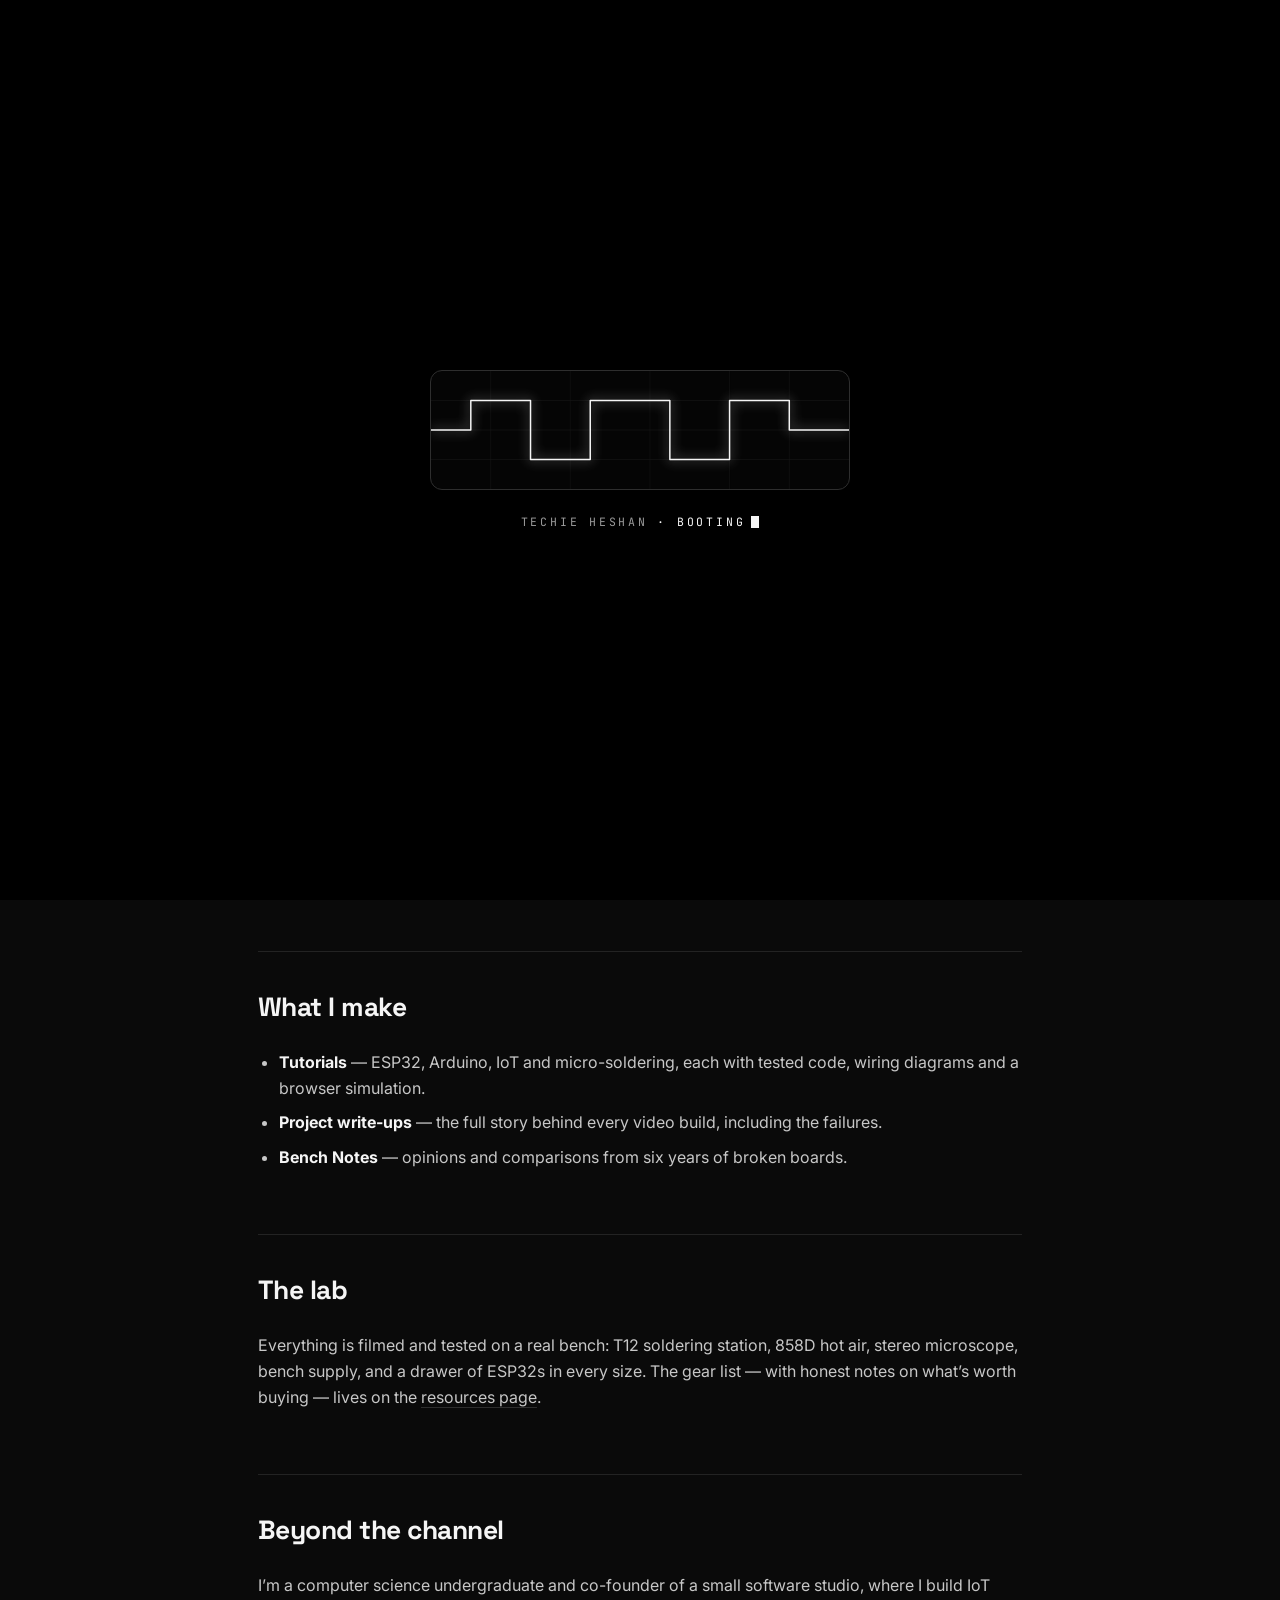
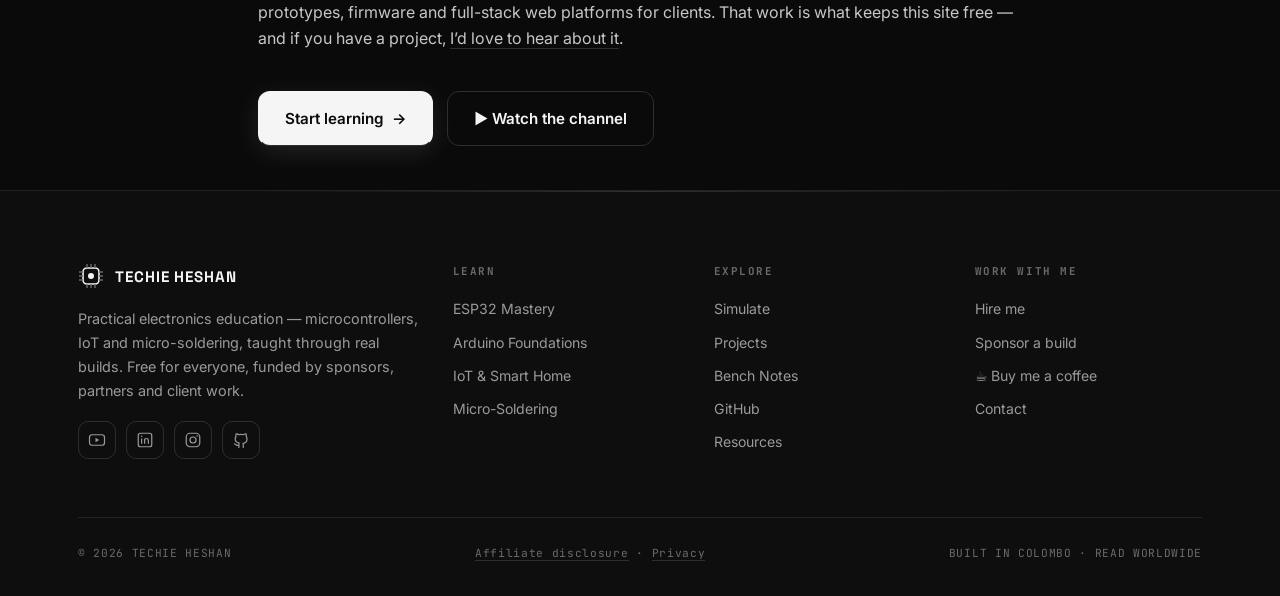
<file: about.html>
<!DOCTYPE html>
<html lang="en">
<head>
<meta charset="UTF-8">
<meta name="viewport" content="width=device-width, initial-scale=1.0">
<title>About — Techie Heshan</title>
<meta name="description" content="Maker, micro-solderer and CS student teaching electronics from Colombo.">
<meta property="og:title" content="About — Techie Heshan">
<meta property="og:description" content="Maker, micro-solderer and CS student teaching electronics from Colombo.">
<meta name="theme-color" content="#0A0A0A">
<link rel="icon" type="image/svg+xml" href="assets/favicon.svg">
<link rel="preconnect" href="https://fonts.googleapis.com">
<link href="https://fonts.googleapis.com/css2?family=Space+Grotesk:wght@500;700&family=Inter:wght@400;500;600&family=JetBrains+Mono:wght@400;600&display=swap" rel="stylesheet">
<link rel="stylesheet" href="assets/style.css">
</head>
<body>
<div class="boot" id="boot">
  <div class="boot-scope"><svg viewBox="0 0 420 120" preserveAspectRatio="none" aria-hidden="true">
  <g class="grid-h"><line x1="0" y1="30" x2="420" y2="30"/><line x1="0" y1="60" x2="420" y2="60"/><line x1="0" y1="90" x2="420" y2="90"/></g>
  <g class="grid-v"><line x1="60" y1="0" x2="60" y2="120"/><line x1="140" y1="0" x2="140" y2="120"/><line x1="220" y1="0" x2="220" y2="120"/><line x1="300" y1="0" x2="300" y2="120"/><line x1="360" y1="0" x2="360" y2="120"/></g>
  <path class="trace" d="M0 60 L40 60 L40 30 L100 30 L100 90 L160 90 L160 30 L240 30 L240 90 L300 90 L300 30 L360 30 L360 60 L420 60"/>
</svg></div>
  <div class="boot-text">TECHIE HESHAN <b>&middot; BOOTING</b><span class="cur-b"></span></div>
</div>
<nav>
  <div class="nav-in">
    <a class="logo" href="index.html" aria-label="Techie Heshan home"><svg width="26" height="26" viewBox="0 0 26 26" fill="none" aria-hidden="true"><rect x="5" y="5" width="16" height="16" rx="4" stroke="#F5F5F5" stroke-width="1.6"/><circle cx="13" cy="13" r="3" fill="#F5F5F5"/><path d="M9 1v4M13 1v4M17 1v4M9 21v4M13 21v4M17 21v4M1 9h4M1 13h4M1 17h4M21 9h4M21 13h4M21 17h4" stroke="#6B6B6B" stroke-width="1.4"/></svg>TECHIE&nbsp;HESHAN</a>
    <div class="nav-links" id="navLinks">
      <a href="learn.html">Learn</a>
      <a href="simulate.html">Simulate</a>
      <a href="projects.html">Projects</a>
      <a href="blog.html">Blog</a>
      <a href="resources.html">Resources</a>
      <a href="about.html" class="active">About</a>
    </div>
    <div class="nav-cta">
      <a class="yt-link" href="https://www.youtube.com/@techieheshan" target="_blank" rel="noopener"><span class="rec"></span>YouTube</a>
      <a class="hire-btn magnetic" href="hire.html">Hire me</a>
      <button class="burger" id="burger" aria-label="Menu" aria-expanded="false">&#9776;</button>
    </div>
  </div>
</nav>
<header class="page-hero">
  <div class="wrap">
    <div class="crumb"><a href="index.html">Home</a><i>/</i><span>About</span></div>
    <h1>Hi, I&rsquo;m <span class="glow">Heshan.</span></h1>
    <p class="sub">Maker, micro-solderer and computer science student &mdash; teaching electronics from a home lab in Colombo, Sri Lanka to anyone, anywhere, for free.</p>
  </div>
</header>

<div class="wrap-narrow" style="padding-top:64px">
  <article class="prose">
    <p>I&rsquo;ve been pulling electronics apart and (eventually) putting them back together for over six years. What started as a kid with a screwdriver became a full home lab &mdash; soldering stations, hot air, a stereo microscope &mdash; and a YouTube channel, <strong>Techie Heshan</strong>, where I build ESP32 and Arduino projects, repair boards under the microscope, and explain how it all actually works.</p>

    <h2>Why everything here is free</h2>
    <p>I learned this craft from people who shared what they knew for nothing. Paywalling that same knowledge back at the next kid with a screwdriver feels wrong &mdash; so the rule on this site is simple: <strong>learning is never behind a paywall.</strong> The site funds itself the honest way instead: affiliate links on parts you&rsquo;d buy anyway, sponsors who make things I&rsquo;d use, optional coffees, and <a href="hire.html">client work</a>. If you never spend a rupee here, we&rsquo;re still good.</p>

    <h2>What I make</h2>
    <ul>
      <li><strong>Tutorials</strong> &mdash; ESP32, Arduino, IoT and micro-soldering, each with tested code, wiring diagrams and a browser simulation.</li>
      <li><strong>Project write-ups</strong> &mdash; the full story behind every video build, including the failures.</li>
      <li><strong>Bench Notes</strong> &mdash; opinions and comparisons from six years of broken boards.</li>
    </ul>

    <h2>The lab</h2>
    <p>Everything is filmed and tested on a real bench: T12 soldering station, 858D hot air, stereo microscope, bench supply, and a drawer of ESP32s in every size. The gear list &mdash; with honest notes on what&rsquo;s worth buying &mdash; lives on the <a href="resources.html">resources page</a>.</p>

    <h2>Beyond the channel</h2>
    <p>I&rsquo;m a computer science undergraduate and co-founder of a small software studio, where I build IoT prototypes, firmware and full-stack web platforms for clients. That work is what keeps this site free &mdash; and if you have a project, <a href="hire.html">I&rsquo;d love to hear about it</a>.</p>

    <div class="cta-row" style="margin-top:40px">
      <a class="btn btn-solid magnetic" href="learn.html">Start learning <span class="arrow">&rarr;</span></a>
      <a class="btn btn-ghost magnetic" href="https://www.youtube.com/@techieheshan" target="_blank" rel="noopener">&#9654; Watch the channel</a>
    </div>
  </article>
</div>
<footer>
  <div class="wrap">
    <div class="f-grid">
      <div>
        <div class="logo" style="margin-bottom:18px"><svg width="26" height="26" viewBox="0 0 26 26" fill="none" aria-hidden="true"><rect x="5" y="5" width="16" height="16" rx="4" stroke="#F5F5F5" stroke-width="1.6"/><circle cx="13" cy="13" r="3" fill="#F5F5F5"/><path d="M9 1v4M13 1v4M17 1v4M9 21v4M13 21v4M17 21v4M1 9h4M1 13h4M1 17h4M21 9h4M21 13h4M21 17h4" stroke="#6B6B6B" stroke-width="1.4"/></svg>TECHIE&nbsp;HESHAN</div>
        <p class="f-about">Practical electronics education &mdash; microcontrollers, IoT and micro-soldering, taught through real builds. Free for everyone, funded by sponsors, partners and client work.</p>
        <div class="f-social">
          <!-- EDIT: replace # with your real social URLs -->
          <a href="https://www.youtube.com/@techieheshan" target="_blank" rel="noopener" aria-label="YouTube"><svg width="18" height="18" viewBox="0 0 24 24" fill="none" stroke="currentColor" stroke-width="1.6" aria-hidden="true"><rect x="2" y="5" width="20" height="14" rx="3.5"/><path d="M10 9l5 3-5 3z" fill="currentColor" stroke="none"/></svg></a>
          <a href="#" target="_blank" rel="noopener" aria-label="LinkedIn"><svg width="18" height="18" viewBox="0 0 24 24" fill="none" stroke="currentColor" stroke-width="1.6" stroke-linejoin="round" aria-hidden="true"><rect x="3" y="3" width="18" height="18" rx="3"/><line x1="7.5" y1="10" x2="7.5" y2="17"/><circle cx="7.5" cy="7" r="1" fill="currentColor" stroke="none"/><path d="M11.5 17v-4.5a2.5 2.5 0 0 1 5 0V17M11.5 10.5v6.5"/></svg></a>
          <a href="#" target="_blank" rel="noopener" aria-label="Instagram"><svg width="18" height="18" viewBox="0 0 24 24" fill="none" stroke="currentColor" stroke-width="1.6" stroke-linecap="round" stroke-linejoin="round" aria-hidden="true"><rect x="3" y="3" width="18" height="18" rx="5"/><circle cx="12" cy="12" r="4"/><circle cx="17.5" cy="6.5" r="1" fill="currentColor" stroke="none"/></svg></a>
          <a href="https://github.com/techieheshan" target="_blank" rel="noopener" aria-label="GitHub"><svg width="18" height="18" viewBox="0 0 24 24" fill="none" stroke="currentColor" stroke-width="1.6" stroke-linecap="round" stroke-linejoin="round" aria-hidden="true"><path d="M9 19c-4 1.5-4-2-6-2m12 5v-3.5c0-1 .1-1.4-.5-2 2.8-.3 5.5-1.4 5.5-6 0-1.2-.4-2.3-1.2-3.2.4-1.2.3-2.5-.2-3.6 0 0-1-.3-3.4 1.3a11.6 11.6 0 0 0-6.2 0C6.6 3.4 5.6 3.7 5.6 3.7c-.5 1.1-.6 2.4-.2 3.6A4.7 4.7 0 0 0 4.2 10c0 4.6 2.7 5.7 5.5 6-.6.6-.6 1.3-.5 2V22"/></svg></a>
        </div>
      </div>
      <div>
        <h4>Learn</h4>
        <a href="learn.html#esp32">ESP32 Mastery</a>
        <a href="learn.html#arduino">Arduino Foundations</a>
        <a href="learn.html#iot">IoT &amp; Smart Home</a>
        <a href="learn.html#solder">Micro-Soldering</a>
      </div>
      <div>
        <h4>Explore</h4>
        <a href="simulate.html">Simulate</a>
      <a href="projects.html">Projects</a>
        <a href="blog.html">Bench Notes</a>
        <a href="https://github.com/techieheshan" target="_blank" rel="noopener">GitHub</a>
        <a href="resources.html">Resources</a>
      </div>
      <div>
        <h4>Work with me</h4>
        <a href="hire.html">Hire me</a>
        <a href="sponsor.html">Sponsor a build</a>
        <a href="hire.html#contact">&#9749; Buy me a coffee</a>
        <a href="hire.html#contact">Contact</a>
      </div>
    </div>
    <div class="f-bottom">
      <span>&copy; <span id="yr">2026</span> TECHIE HESHAN</span>
      <span><a href="legal.html#disclosure">Affiliate disclosure</a> &middot; <a href="legal.html#privacy">Privacy</a></span>
      <span>BUILT IN COLOMBO &middot; READ WORLDWIDE</span>
    </div>
  </div>
</footer>
<script src="assets/main.js"></script>
</body>
</html>
</file>
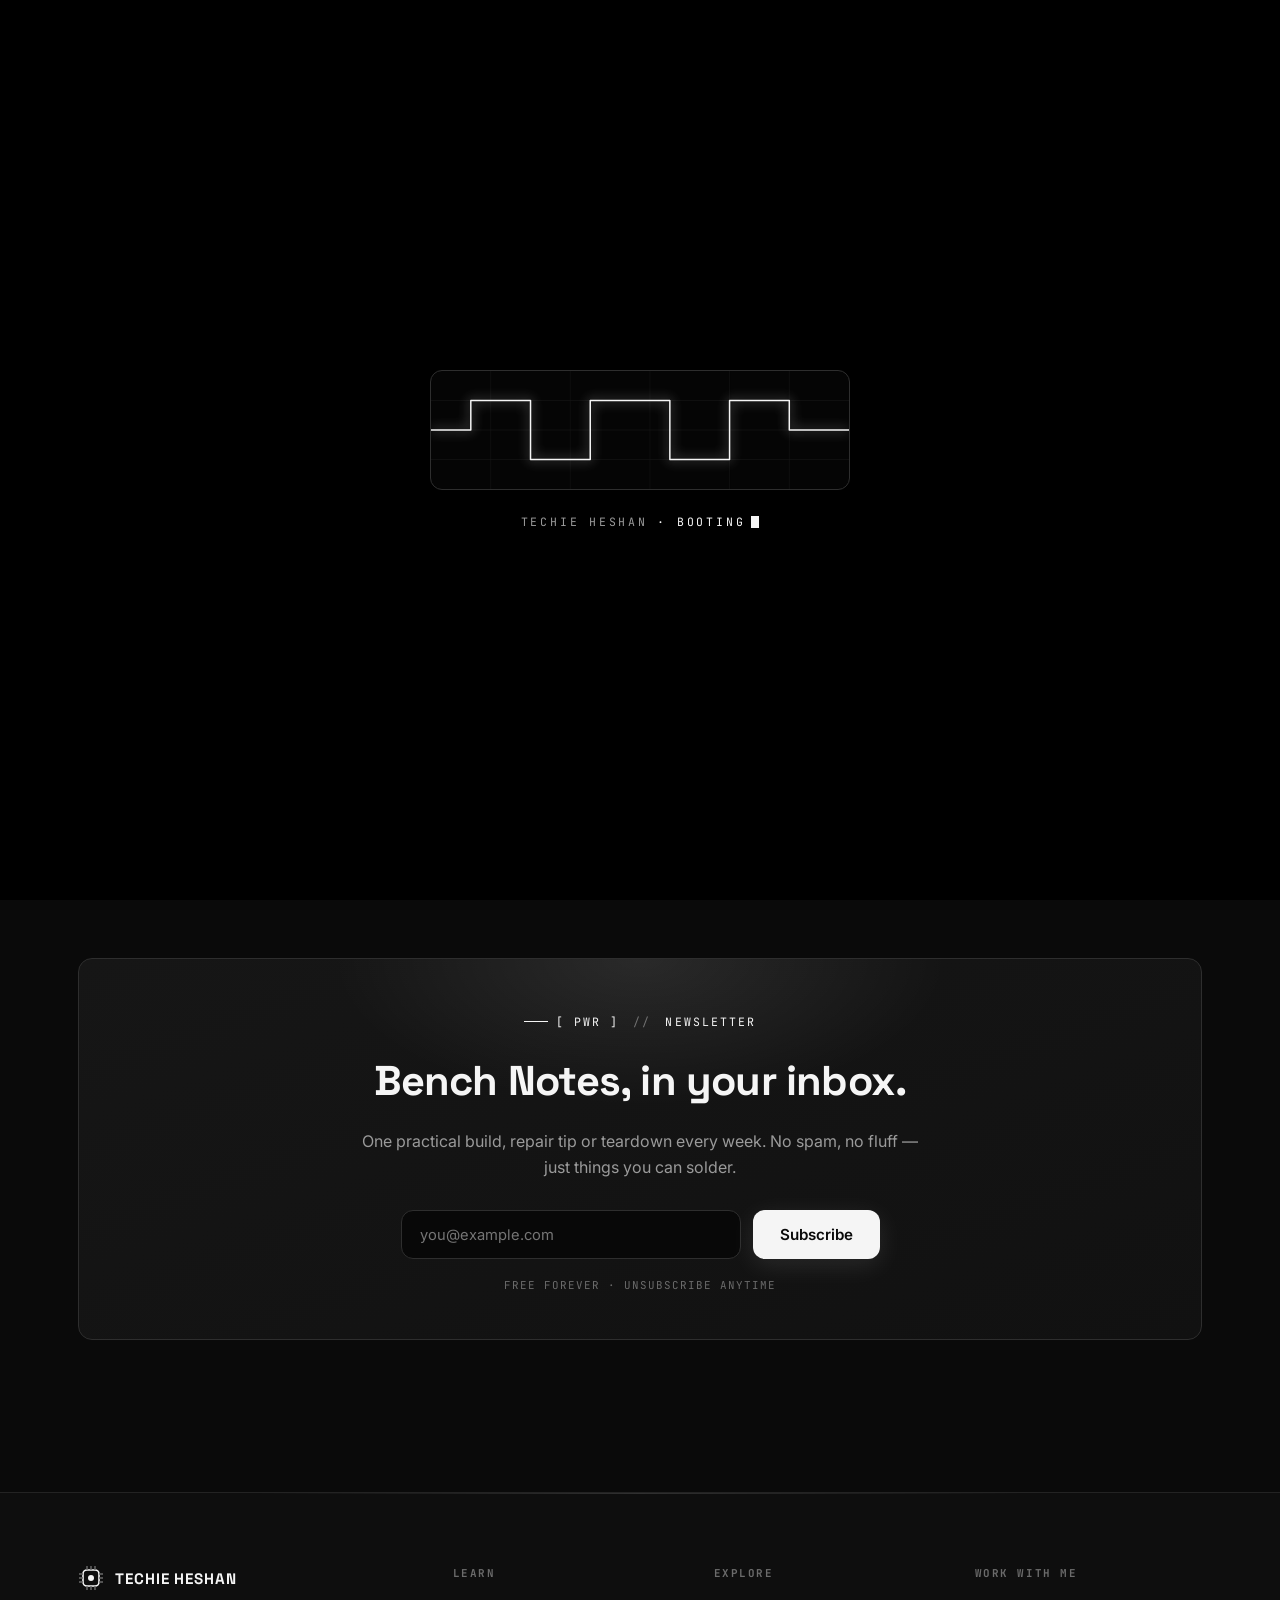
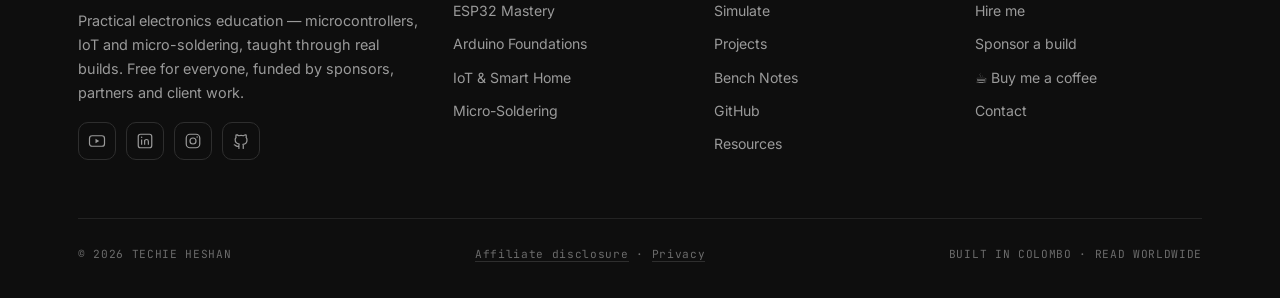
<file: blog.html>
<!DOCTYPE html>
<html lang="en">
<head>
<meta charset="UTF-8">
<meta name="viewport" content="width=device-width, initial-scale=1.0">
<title>Bench Notes — Techie Heshan</title>
<meta name="description" content="Opinions, comparisons and lab stories from six years at the electronics bench.">
<meta property="og:title" content="Bench Notes — Techie Heshan">
<meta property="og:description" content="Opinions, comparisons and lab stories from six years at the electronics bench.">
<meta name="theme-color" content="#0A0A0A">
<link rel="icon" type="image/svg+xml" href="assets/favicon.svg">
<link rel="preconnect" href="https://fonts.googleapis.com">
<link href="https://fonts.googleapis.com/css2?family=Space+Grotesk:wght@500;700&family=Inter:wght@400;500;600&family=JetBrains+Mono:wght@400;600&display=swap" rel="stylesheet">
<link rel="stylesheet" href="assets/style.css">
</head>
<body>
<div class="boot" id="boot">
  <div class="boot-scope"><svg viewBox="0 0 420 120" preserveAspectRatio="none" aria-hidden="true">
  <g class="grid-h"><line x1="0" y1="30" x2="420" y2="30"/><line x1="0" y1="60" x2="420" y2="60"/><line x1="0" y1="90" x2="420" y2="90"/></g>
  <g class="grid-v"><line x1="60" y1="0" x2="60" y2="120"/><line x1="140" y1="0" x2="140" y2="120"/><line x1="220" y1="0" x2="220" y2="120"/><line x1="300" y1="0" x2="300" y2="120"/><line x1="360" y1="0" x2="360" y2="120"/></g>
  <path class="trace" d="M0 60 L40 60 L40 30 L100 30 L100 90 L160 90 L160 30 L240 30 L240 90 L300 90 L300 30 L360 30 L360 60 L420 60"/>
</svg></div>
  <div class="boot-text">TECHIE HESHAN <b>&middot; BOOTING</b><span class="cur-b"></span></div>
</div>
<nav>
  <div class="nav-in">
    <a class="logo" href="index.html" aria-label="Techie Heshan home"><svg width="26" height="26" viewBox="0 0 26 26" fill="none" aria-hidden="true"><rect x="5" y="5" width="16" height="16" rx="4" stroke="#F5F5F5" stroke-width="1.6"/><circle cx="13" cy="13" r="3" fill="#F5F5F5"/><path d="M9 1v4M13 1v4M17 1v4M9 21v4M13 21v4M17 21v4M1 9h4M1 13h4M1 17h4M21 9h4M21 13h4M21 17h4" stroke="#6B6B6B" stroke-width="1.4"/></svg>TECHIE&nbsp;HESHAN</a>
    <div class="nav-links" id="navLinks">
      <a href="learn.html">Learn</a>
      <a href="simulate.html">Simulate</a>
      <a href="projects.html">Projects</a>
      <a href="blog.html" class="active">Blog</a>
      <a href="resources.html">Resources</a>
      <a href="about.html">About</a>
    </div>
    <div class="nav-cta">
      <a class="yt-link" href="https://www.youtube.com/@techieheshan" target="_blank" rel="noopener"><span class="rec"></span>YouTube</a>
      <a class="hire-btn magnetic" href="hire.html">Hire me</a>
      <button class="burger" id="burger" aria-label="Menu" aria-expanded="false">&#9776;</button>
    </div>
  </div>
</nav>
<header class="page-hero">
  <div class="wrap">
    <div class="crumb"><a href="index.html">Home</a><i>/</i><span>Bench Notes</span></div>
    <h1>Bench <span class="glow">Notes.</span></h1>
    <p class="sub">Opinions, comparisons and lab stories &mdash; the things that don&rsquo;t fit in a tutorial but you should probably know anyway.</p>
  </div>
</header>

<section>
  <div class="wrap">
    <a class="brow reveal" href="blog/esp32-c3-vs-s3.html">
      <time>JUN 28, 2026</time>
      <h3>ESP32-C3 vs ESP32-S3: which one should your next build use?</h3>
      <span class="tag">Guide</span>
    </a>
    <a class="brow reveal" href="blog/handsolder-vs-hotair.html">
      <time>JUN 14, 2026</time>
      <h3>Why I still hand-solder my prototypes (and when I don&rsquo;t)</h3>
      <span class="tag">Opinion</span>
    </a>
    <a class="brow reveal" href="blog/home-lab-tools.html">
      <time>MAY 30, 2026</time>
      <h3>Inside my home lab: the tools worth buying &mdash; and the ones to skip</h3>
      <span class="tag">Lab</span>
    </a>
    <div class="brow reveal soon">
      <time>COMING SOON</time>
      <h3>What six years of broken boards taught me about buying cheap</h3>
      <span class="tag">Opinion</span>
    </div>
  </div>
</section>

<section id="subscribe" style="padding-top:0">
  <div class="wrap">
    <div class="news news-sm reveal">
      <div class="kick" style="justify-content:center;display:inline-flex">[ PWR ] <i style="margin:0 6px">//</i> NEWSLETTER</div>
      <h2>Bench Notes, in your inbox.</h2>
      <p>One practical build, repair tip or teardown every week. No spam, no fluff &mdash; just things you can solder.</p>
      <div class="news-row">
        <input type="email" id="nlEmail" placeholder="you@example.com" aria-label="Email address">
        <button class="btn btn-solid magnetic" id="nlBtn">Subscribe</button>
      </div>
      <div class="news-note" id="nlNote">Free forever &middot; Unsubscribe anytime</div>
    </div>
  </div>
</section>

<footer>
  <div class="wrap">
    <div class="f-grid">
      <div>
        <div class="logo" style="margin-bottom:18px"><svg width="26" height="26" viewBox="0 0 26 26" fill="none" aria-hidden="true"><rect x="5" y="5" width="16" height="16" rx="4" stroke="#F5F5F5" stroke-width="1.6"/><circle cx="13" cy="13" r="3" fill="#F5F5F5"/><path d="M9 1v4M13 1v4M17 1v4M9 21v4M13 21v4M17 21v4M1 9h4M1 13h4M1 17h4M21 9h4M21 13h4M21 17h4" stroke="#6B6B6B" stroke-width="1.4"/></svg>TECHIE&nbsp;HESHAN</div>
        <p class="f-about">Practical electronics education &mdash; microcontrollers, IoT and micro-soldering, taught through real builds. Free for everyone, funded by sponsors, partners and client work.</p>
        <div class="f-social">
          <!-- EDIT: replace # with your real social URLs -->
          <a href="https://www.youtube.com/@techieheshan" target="_blank" rel="noopener" aria-label="YouTube"><svg width="18" height="18" viewBox="0 0 24 24" fill="none" stroke="currentColor" stroke-width="1.6" aria-hidden="true"><rect x="2" y="5" width="20" height="14" rx="3.5"/><path d="M10 9l5 3-5 3z" fill="currentColor" stroke="none"/></svg></a>
          <a href="#" target="_blank" rel="noopener" aria-label="LinkedIn"><svg width="18" height="18" viewBox="0 0 24 24" fill="none" stroke="currentColor" stroke-width="1.6" stroke-linejoin="round" aria-hidden="true"><rect x="3" y="3" width="18" height="18" rx="3"/><line x1="7.5" y1="10" x2="7.5" y2="17"/><circle cx="7.5" cy="7" r="1" fill="currentColor" stroke="none"/><path d="M11.5 17v-4.5a2.5 2.5 0 0 1 5 0V17M11.5 10.5v6.5"/></svg></a>
          <a href="#" target="_blank" rel="noopener" aria-label="Instagram"><svg width="18" height="18" viewBox="0 0 24 24" fill="none" stroke="currentColor" stroke-width="1.6" stroke-linecap="round" stroke-linejoin="round" aria-hidden="true"><rect x="3" y="3" width="18" height="18" rx="5"/><circle cx="12" cy="12" r="4"/><circle cx="17.5" cy="6.5" r="1" fill="currentColor" stroke="none"/></svg></a>
          <a href="https://github.com/techieheshan" target="_blank" rel="noopener" aria-label="GitHub"><svg width="18" height="18" viewBox="0 0 24 24" fill="none" stroke="currentColor" stroke-width="1.6" stroke-linecap="round" stroke-linejoin="round" aria-hidden="true"><path d="M9 19c-4 1.5-4-2-6-2m12 5v-3.5c0-1 .1-1.4-.5-2 2.8-.3 5.5-1.4 5.5-6 0-1.2-.4-2.3-1.2-3.2.4-1.2.3-2.5-.2-3.6 0 0-1-.3-3.4 1.3a11.6 11.6 0 0 0-6.2 0C6.6 3.4 5.6 3.7 5.6 3.7c-.5 1.1-.6 2.4-.2 3.6A4.7 4.7 0 0 0 4.2 10c0 4.6 2.7 5.7 5.5 6-.6.6-.6 1.3-.5 2V22"/></svg></a>
        </div>
      </div>
      <div>
        <h4>Learn</h4>
        <a href="learn.html#esp32">ESP32 Mastery</a>
        <a href="learn.html#arduino">Arduino Foundations</a>
        <a href="learn.html#iot">IoT &amp; Smart Home</a>
        <a href="learn.html#solder">Micro-Soldering</a>
      </div>
      <div>
        <h4>Explore</h4>
        <a href="simulate.html">Simulate</a>
      <a href="projects.html">Projects</a>
        <a href="blog.html">Bench Notes</a>
        <a href="https://github.com/techieheshan" target="_blank" rel="noopener">GitHub</a>
        <a href="resources.html">Resources</a>
      </div>
      <div>
        <h4>Work with me</h4>
        <a href="hire.html">Hire me</a>
        <a href="sponsor.html">Sponsor a build</a>
        <a href="hire.html#contact">&#9749; Buy me a coffee</a>
        <a href="hire.html#contact">Contact</a>
      </div>
    </div>
    <div class="f-bottom">
      <span>&copy; <span id="yr">2026</span> TECHIE HESHAN</span>
      <span><a href="legal.html#disclosure">Affiliate disclosure</a> &middot; <a href="legal.html#privacy">Privacy</a></span>
      <span>BUILT IN COLOMBO &middot; READ WORLDWIDE</span>
    </div>
  </div>
</footer>
<script src="assets/main.js"></script>
</body>
</html>
</file>
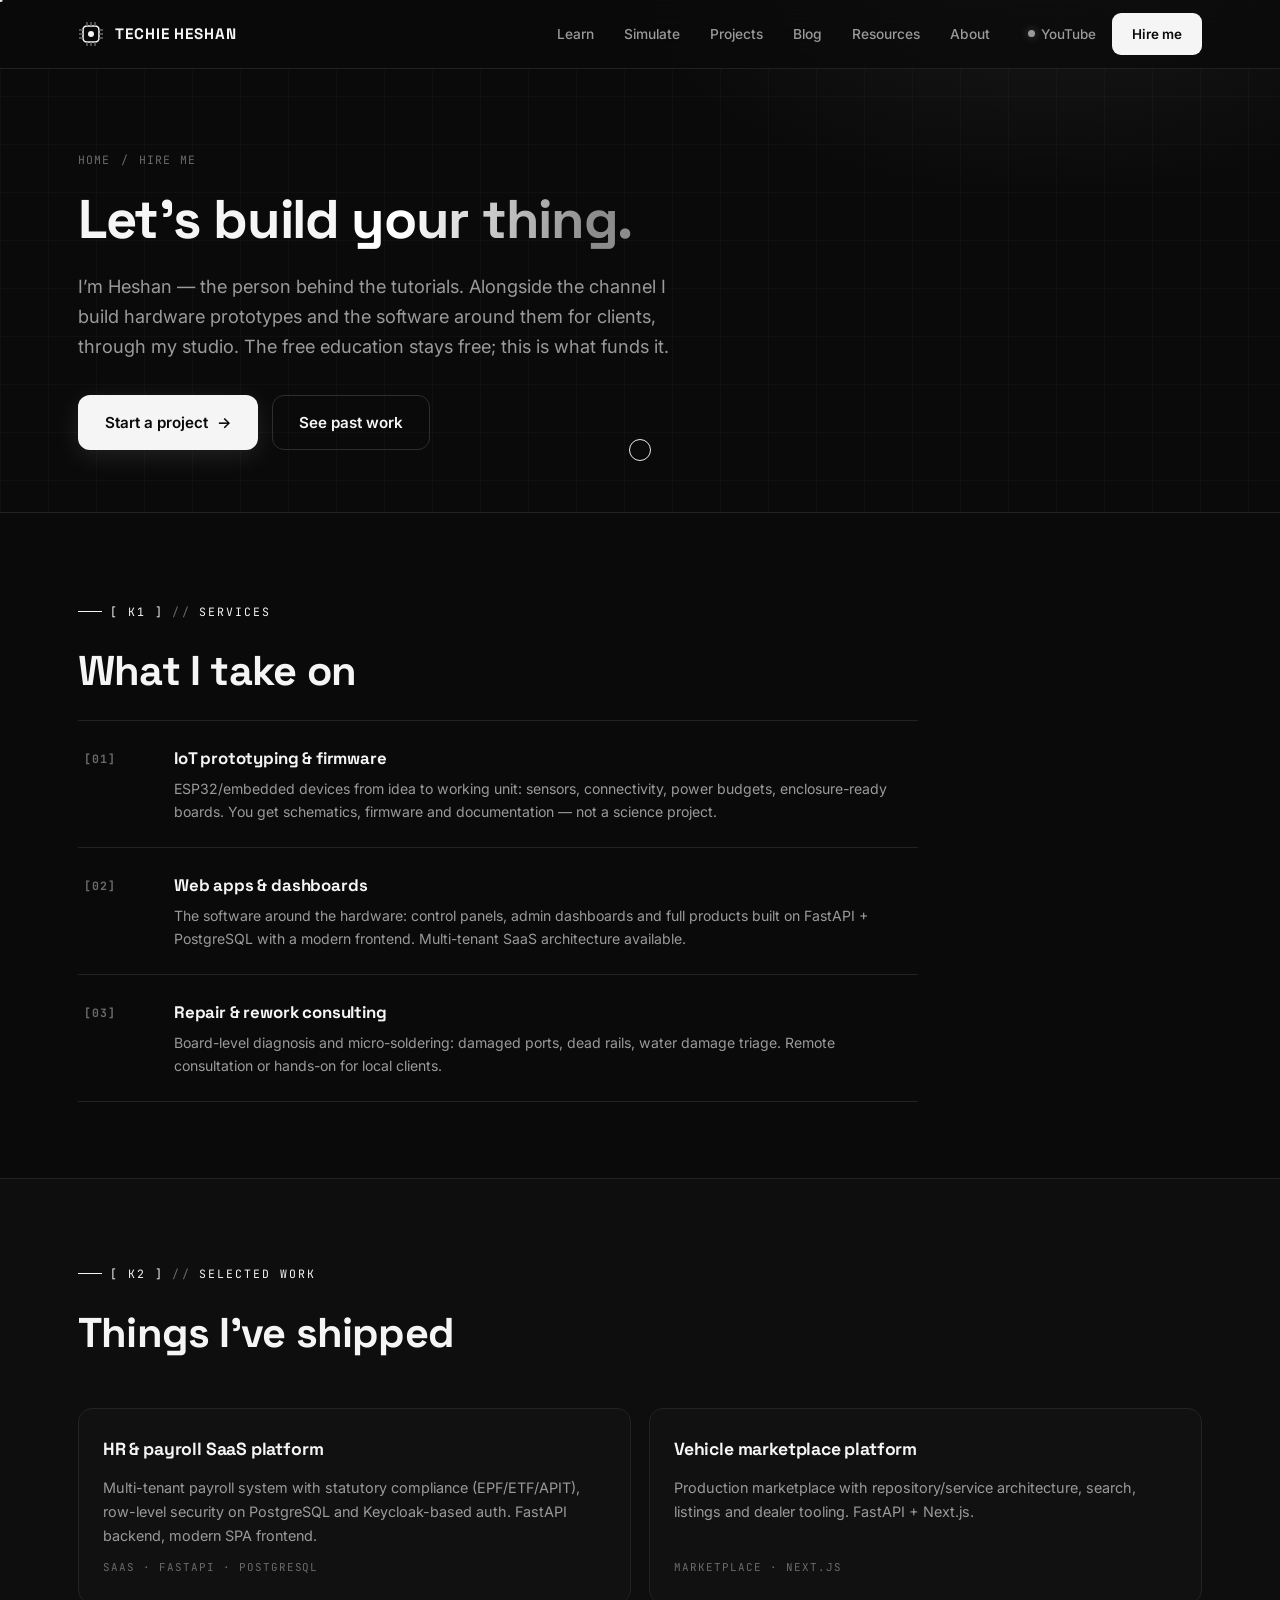
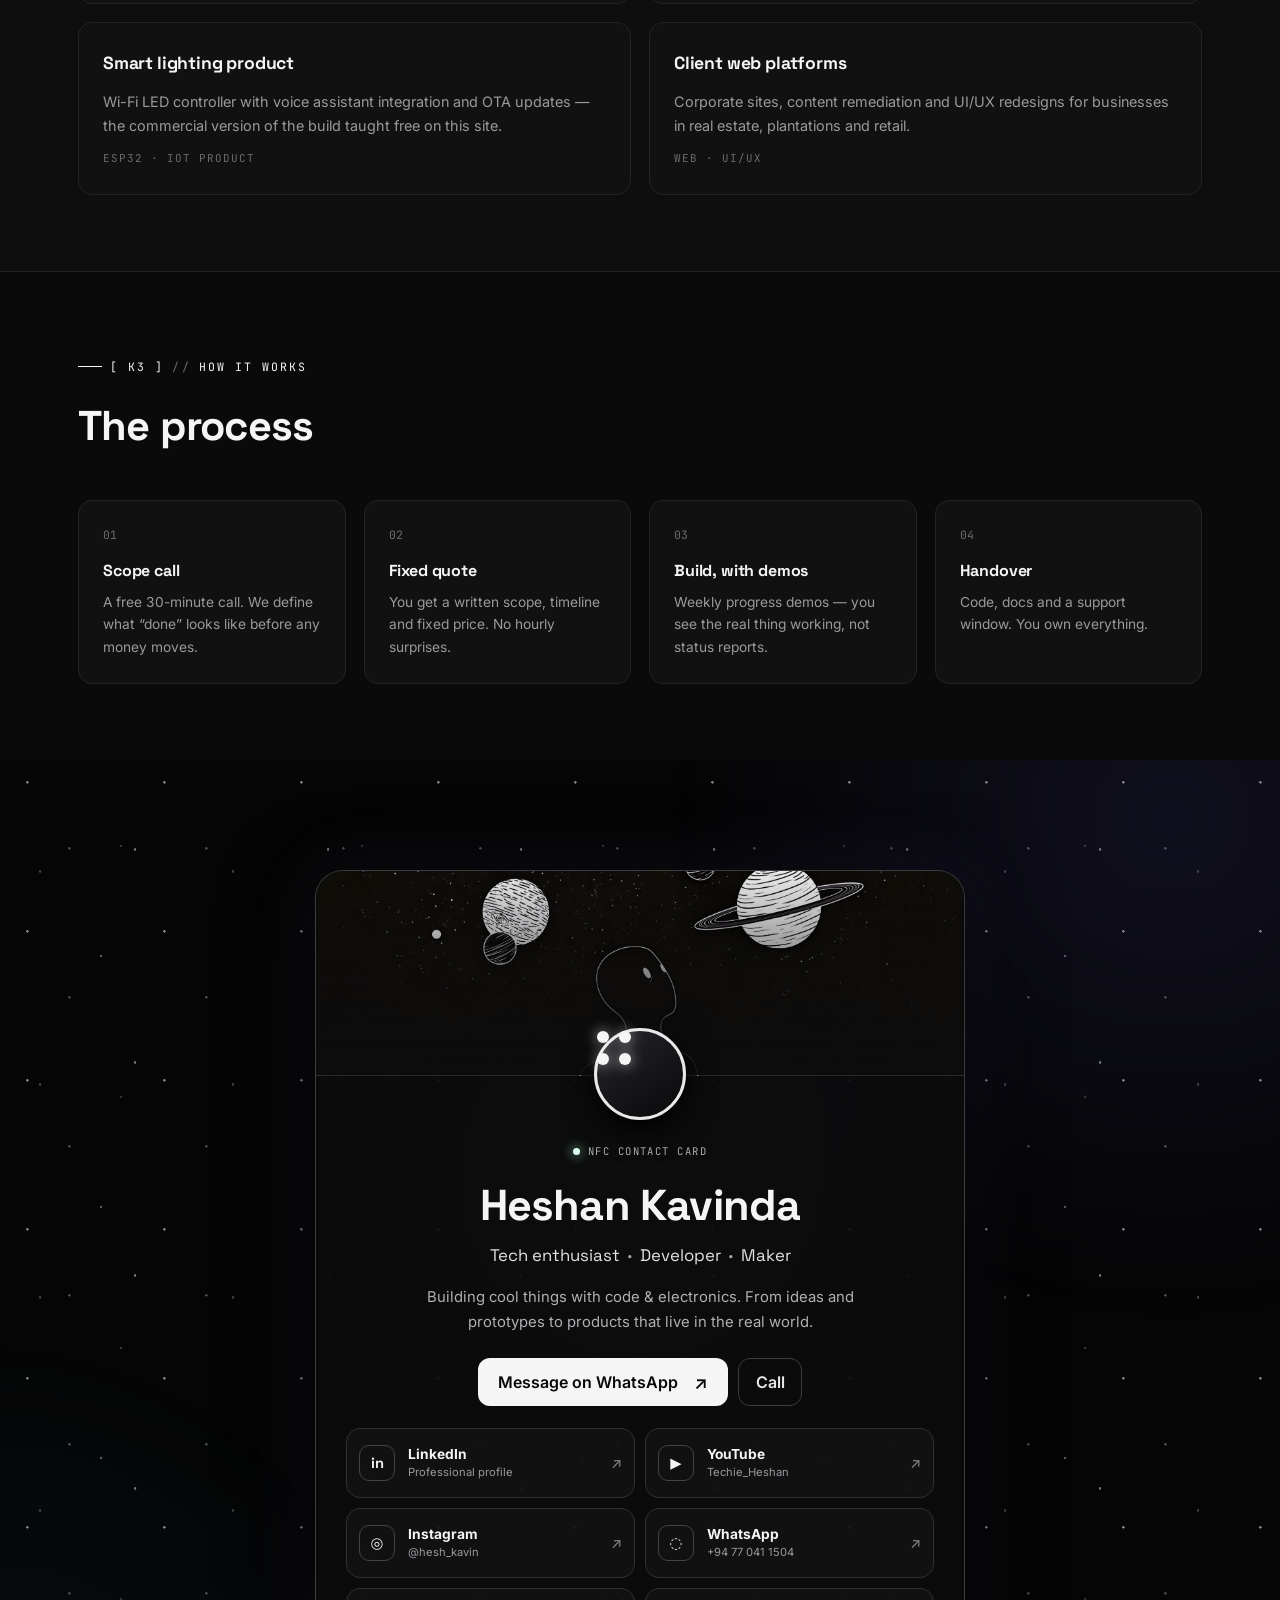
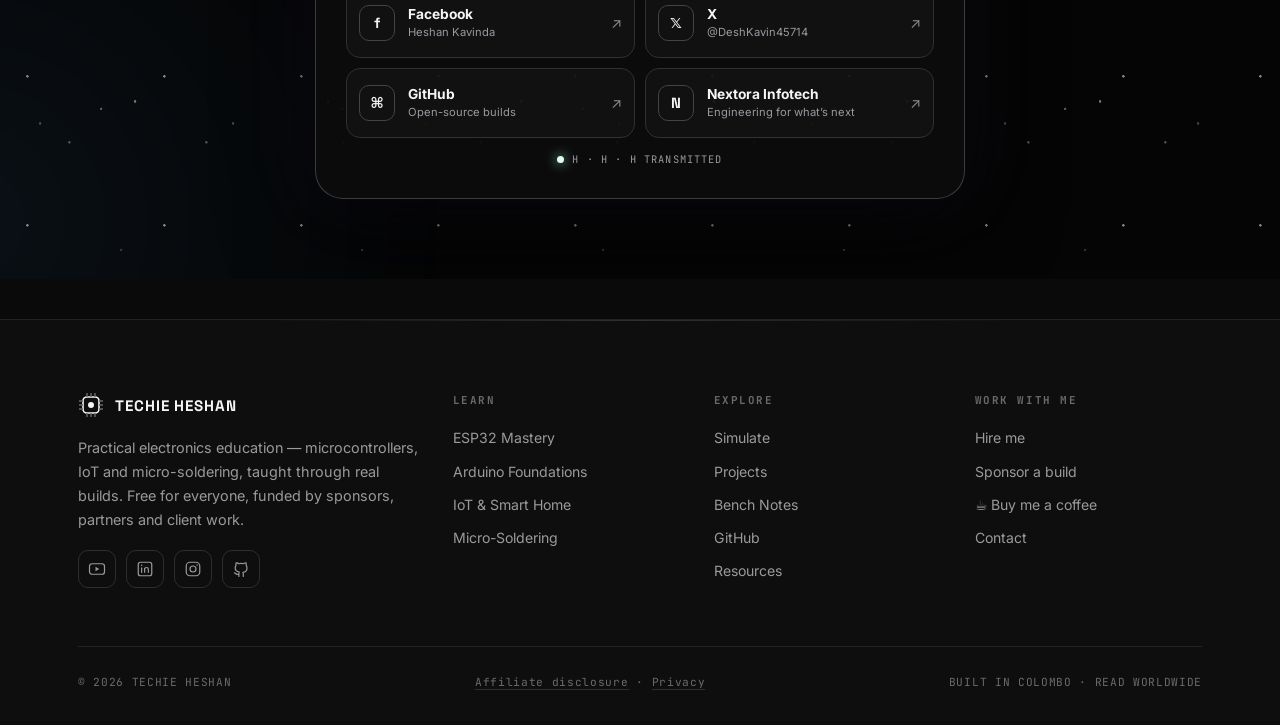
<file: hire.html>
<!DOCTYPE html>
<html lang="en">
<head>
<meta charset="UTF-8">
<meta name="viewport" content="width=device-width, initial-scale=1.0">
<title>Heshan Kavinda — Techie, Developer & Maker</title>
<meta name="description" content="Heshan Kavinda — developer, maker and the person behind Techie Heshan.">
<meta property="og:title" content="Heshan Kavinda — Techie, Developer & Maker">
<meta property="og:description" content="Connect with Heshan Kavinda across the web.">
<meta name="theme-color" content="#0A0A0A">
<link rel="icon" type="image/svg+xml" href="assets/favicon.svg">
<link rel="preconnect" href="https://fonts.googleapis.com">
<link href="https://fonts.googleapis.com/css2?family=Space+Grotesk:wght@500;700&family=Inter:wght@400;500;600&family=JetBrains+Mono:wght@400;600&display=swap" rel="stylesheet">
<link rel="stylesheet" href="assets/style.css">
</head>
<body>
<div class="boot" id="boot">
  <div class="boot-scope"><svg viewBox="0 0 420 120" preserveAspectRatio="none" aria-hidden="true">
  <g class="grid-h"><line x1="0" y1="30" x2="420" y2="30"/><line x1="0" y1="60" x2="420" y2="60"/><line x1="0" y1="90" x2="420" y2="90"/></g>
  <g class="grid-v"><line x1="60" y1="0" x2="60" y2="120"/><line x1="140" y1="0" x2="140" y2="120"/><line x1="220" y1="0" x2="220" y2="120"/><line x1="300" y1="0" x2="300" y2="120"/><line x1="360" y1="0" x2="360" y2="120"/></g>
  <path class="trace" d="M0 60 L40 60 L40 30 L100 30 L100 90 L160 90 L160 30 L240 30 L240 90 L300 90 L300 30 L360 30 L360 60 L420 60"/>
</svg></div>
  <div class="boot-text">TECHIE HESHAN <b>&middot; BOOTING</b><span class="cur-b"></span></div>
</div>
<nav>
  <div class="nav-in">
    <a class="logo" href="index.html" aria-label="Techie Heshan home"><svg width="26" height="26" viewBox="0 0 26 26" fill="none" aria-hidden="true"><rect x="5" y="5" width="16" height="16" rx="4" stroke="#F5F5F5" stroke-width="1.6"/><circle cx="13" cy="13" r="3" fill="#F5F5F5"/><path d="M9 1v4M13 1v4M17 1v4M9 21v4M13 21v4M17 21v4M1 9h4M1 13h4M1 17h4M21 9h4M21 13h4M21 17h4" stroke="#6B6B6B" stroke-width="1.4"/></svg>TECHIE&nbsp;HESHAN</a>
    <div class="nav-links" id="navLinks">
      <a href="learn.html">Learn</a>
      <a href="simulate.html">Simulate</a>
      <a href="projects.html">Projects</a>
      <a href="blog.html">Blog</a>
      <a href="resources.html">Resources</a>
      <a href="about.html">About</a>
    </div>
    <div class="nav-cta">
      <a class="yt-link" href="https://www.youtube.com/@techieheshan" target="_blank" rel="noopener"><span class="rec"></span>YouTube</a>
      <a class="hire-btn magnetic" href="hire.html">Hire me</a>
      <button class="burger" id="burger" aria-label="Menu" aria-expanded="false">&#9776;</button>
    </div>
  </div>
</nav>
<header class="page-hero">
  <div class="wrap">
    <div class="crumb"><a href="index.html">Home</a><i>/</i><span>Hire me</span></div>
    <h1>Let&rsquo;s build <span class="glow">your thing.</span></h1>
    <p class="sub">I&rsquo;m Heshan &mdash; the person behind the tutorials. Alongside the channel I build hardware prototypes and the software around them for clients, through my studio. The free education stays free; this is what funds it.</p>
    <div class="cta-row" style="margin:34px 0 0">
      <a class="btn btn-solid magnetic" href="#contact">Start a project <span class="arrow">&rarr;</span></a>
      <a class="btn btn-ghost magnetic" href="#work">See past work</a>
    </div>
  </div>
</header>

<section class="sec-tight" style="padding-top:80px">
  <div class="wrap">
    <div class="kick">[ K1 ] <i>//</i> SERVICES</div>
    <h2>What I take on</h2>
    <div class="svc reveal" style="max-width:840px">
      <div class="svc-row"><b>[01]</b><div><h3>IoT prototyping &amp; firmware</h3><span>ESP32/embedded devices from idea to working unit: sensors, connectivity, power budgets, enclosure-ready boards. You get schematics, firmware and documentation &mdash; not a science project.</span></div></div>
      <div class="svc-row"><b>[02]</b><div><h3>Web apps &amp; dashboards</h3><span>The software around the hardware: control panels, admin dashboards and full products built on FastAPI + PostgreSQL with a modern frontend. Multi-tenant SaaS architecture available.</span></div></div>
      <div class="svc-row"><b>[03]</b><div><h3>Repair &amp; rework consulting</h3><span>Board-level diagnosis and micro-soldering: damaged ports, dead rails, water damage triage. Remote consultation or hands-on for local clients.</span></div></div>
    </div>
  </div>
</section>

<section id="work" class="sec-tight" style="background:var(--bg2);border-top:1px solid var(--line);border-bottom:1px solid var(--line)">
  <div class="wrap">
    <div class="kick">[ K2 ] <i>//</i> SELECTED WORK</div>
    <h2>Things I&rsquo;ve shipped</h2>
    <div class="grid2" style="margin-top:40px">
      <div class="card reveal" data-delay="1"><h3>HR &amp; payroll SaaS platform</h3><p>Multi-tenant payroll system with statutory compliance (EPF/ETF/APIT), row-level security on PostgreSQL and Keycloak-based auth. FastAPI backend, modern SPA frontend.</p><div class="meta"><span>SAAS &middot; FASTAPI &middot; POSTGRESQL</span></div></div>
      <div class="card reveal" data-delay="2"><h3>Vehicle marketplace platform</h3><p>Production marketplace with repository/service architecture, search, listings and dealer tooling. FastAPI + Next.js.</p><div class="meta"><span>MARKETPLACE &middot; NEXT.JS</span></div></div>
      <div class="card reveal" data-delay="3"><h3>Smart lighting product</h3><p>Wi-Fi LED controller with voice assistant integration and OTA updates &mdash; the commercial version of the build taught free on this site.</p><div class="meta"><span>ESP32 &middot; IOT PRODUCT</span></div></div>
      <div class="card reveal" data-delay="4"><h3>Client web platforms</h3><p>Corporate sites, content remediation and UI/UX redesigns for businesses in real estate, plantations and retail.</p><div class="meta"><span>WEB &middot; UI/UX</span></div></div>
    </div>
  </div>
</section>

<section class="sec-tight">
  <div class="wrap">
    <div class="kick">[ K3 ] <i>//</i> HOW IT WORKS</div>
    <h2>The process</h2>
    <div class="proc" style="margin-top:40px">
      <div class="proc-step reveal"><h3>Scope call</h3><p>A free 30-minute call. We define what &ldquo;done&rdquo; looks like before any money moves.</p></div>
      <div class="proc-step reveal"><h3>Fixed quote</h3><p>You get a written scope, timeline and fixed price. No hourly surprises.</p></div>
      <div class="proc-step reveal"><h3>Build, with demos</h3><p>Weekly progress demos &mdash; you see the real thing working, not status reports.</p></div>
      <div class="proc-step reveal"><h3>Handover</h3><p>Code, docs and a support window. You own everything.</p></div>
    </div>
  </div>
</section>

<section id="contact" class="profile-contact" aria-labelledby="profile-name">
  <div class="profile-stars" aria-hidden="true"></div>
  <div class="profile-shell reveal" data-morse-surface>
    <div class="profile-cover" aria-hidden="true"></div>
    <div class="profile-content">
      <div class="profile-mark morse-h-mark" aria-label="H in Morse code: four dots"><span></span><span></span><span></span><span></span></div>
      <div class="profile-label"><span></span>NFC CONTACT CARD</div>
      <h2 id="profile-name">Heshan Kavinda</h2>
      <p class="profile-role">Tech enthusiast <b>·</b> Developer <b>·</b> Maker</p>
      <p class="profile-bio">Building cool things with code &amp; electronics. From ideas and prototypes to products that live in the real world.</p>

      <div class="profile-actions">
        <a class="profile-primary magnetic" href="https://wa.me/94770411504?text=Hi%20Heshan%2C%20I%20found%20your%20NFC%20card%20and%20would%20like%20to%20connect." target="_blank" rel="noopener">Message on WhatsApp <span>↗</span></a>
        <a class="profile-call" href="tel:+94770411504" aria-label="Call Heshan Kavinda">Call</a>
      </div>

      <div class="profile-links" aria-label="Social and company links">
        <a href="https://www.linkedin.com/in/pasindu-heshan-kavinda" target="_blank" rel="noopener"><span class="profile-icon">in</span><span><b>LinkedIn</b><small>Professional profile</small></span><i>↗</i></a>
        <a href="https://www.youtube.com/@Techie_Heshan" target="_blank" rel="noopener"><span class="profile-icon">▶</span><span><b>YouTube</b><small>Techie_Heshan</small></span><i>↗</i></a>
        <a href="https://www.instagram.com/hesh_kavin?igsh=MXg0cDJuN3d6ZXFjZw==" target="_blank" rel="noopener"><span class="profile-icon">◎</span><span><b>Instagram</b><small>@hesh_kavin</small></span><i>↗</i></a>
        <a href="https://wa.me/94770411504?text=Hi%20Heshan%2C%20I%20found%20your%20NFC%20card%20and%20would%20like%20to%20connect." target="_blank" rel="noopener"><span class="profile-icon">◌</span><span><b>WhatsApp</b><small>+94 77 041 1504</small></span><i>↗</i></a>
        <a href="https://www.facebook.com/heshan.kavinda" target="_blank" rel="noopener"><span class="profile-icon">f</span><span><b>Facebook</b><small>Heshan Kavinda</small></span><i>↗</i></a>
        <a href="https://x.com/DeshKavin45714" target="_blank" rel="noopener"><span class="profile-icon">𝕏</span><span><b>X</b><small>@DeshKavin45714</small></span><i>↗</i></a>
        <a href="https://github.com/techieheshan" target="_blank" rel="noopener"><span class="profile-icon">⌘</span><span><b>GitHub</b><small>Open-source builds</small></span><i>↗</i></a>
        <a href="http://nextora.lk/" target="_blank" rel="noopener"><span class="profile-icon">N</span><span><b>Nextora Infotech</b><small>Engineering for what’s next</small></span><i>↗</i></a>
      </div>
      <p class="morse-status" id="morseStatus" aria-live="polite"><span></span>Sending H · H · H</p>
    </div>
  </div>
</section>
<footer>
  <div class="wrap">
    <div class="f-grid">
      <div>
        <div class="logo" style="margin-bottom:18px"><svg width="26" height="26" viewBox="0 0 26 26" fill="none" aria-hidden="true"><rect x="5" y="5" width="16" height="16" rx="4" stroke="#F5F5F5" stroke-width="1.6"/><circle cx="13" cy="13" r="3" fill="#F5F5F5"/><path d="M9 1v4M13 1v4M17 1v4M9 21v4M13 21v4M17 21v4M1 9h4M1 13h4M1 17h4M21 9h4M21 13h4M21 17h4" stroke="#6B6B6B" stroke-width="1.4"/></svg>TECHIE&nbsp;HESHAN</div>
        <p class="f-about">Practical electronics education &mdash; microcontrollers, IoT and micro-soldering, taught through real builds. Free for everyone, funded by sponsors, partners and client work.</p>
        <div class="f-social">
          <!-- EDIT: replace # with your real social URLs -->
          <a href="https://www.youtube.com/@techieheshan" target="_blank" rel="noopener" aria-label="YouTube"><svg width="18" height="18" viewBox="0 0 24 24" fill="none" stroke="currentColor" stroke-width="1.6" aria-hidden="true"><rect x="2" y="5" width="20" height="14" rx="3.5"/><path d="M10 9l5 3-5 3z" fill="currentColor" stroke="none"/></svg></a>
          <a href="#" target="_blank" rel="noopener" aria-label="LinkedIn"><svg width="18" height="18" viewBox="0 0 24 24" fill="none" stroke="currentColor" stroke-width="1.6" stroke-linejoin="round" aria-hidden="true"><rect x="3" y="3" width="18" height="18" rx="3"/><line x1="7.5" y1="10" x2="7.5" y2="17"/><circle cx="7.5" cy="7" r="1" fill="currentColor" stroke="none"/><path d="M11.5 17v-4.5a2.5 2.5 0 0 1 5 0V17M11.5 10.5v6.5"/></svg></a>
          <a href="#" target="_blank" rel="noopener" aria-label="Instagram"><svg width="18" height="18" viewBox="0 0 24 24" fill="none" stroke="currentColor" stroke-width="1.6" stroke-linecap="round" stroke-linejoin="round" aria-hidden="true"><rect x="3" y="3" width="18" height="18" rx="5"/><circle cx="12" cy="12" r="4"/><circle cx="17.5" cy="6.5" r="1" fill="currentColor" stroke="none"/></svg></a>
          <a href="https://github.com/techieheshan" target="_blank" rel="noopener" aria-label="GitHub"><svg width="18" height="18" viewBox="0 0 24 24" fill="none" stroke="currentColor" stroke-width="1.6" stroke-linecap="round" stroke-linejoin="round" aria-hidden="true"><path d="M9 19c-4 1.5-4-2-6-2m12 5v-3.5c0-1 .1-1.4-.5-2 2.8-.3 5.5-1.4 5.5-6 0-1.2-.4-2.3-1.2-3.2.4-1.2.3-2.5-.2-3.6 0 0-1-.3-3.4 1.3a11.6 11.6 0 0 0-6.2 0C6.6 3.4 5.6 3.7 5.6 3.7c-.5 1.1-.6 2.4-.2 3.6A4.7 4.7 0 0 0 4.2 10c0 4.6 2.7 5.7 5.5 6-.6.6-.6 1.3-.5 2V22"/></svg></a>
        </div>
      </div>
      <div>
        <h4>Learn</h4>
        <a href="learn.html#esp32">ESP32 Mastery</a>
        <a href="learn.html#arduino">Arduino Foundations</a>
        <a href="learn.html#iot">IoT &amp; Smart Home</a>
        <a href="learn.html#solder">Micro-Soldering</a>
      </div>
      <div>
        <h4>Explore</h4>
        <a href="simulate.html">Simulate</a>
      <a href="projects.html">Projects</a>
        <a href="blog.html">Bench Notes</a>
        <a href="https://github.com/techieheshan" target="_blank" rel="noopener">GitHub</a>
        <a href="resources.html">Resources</a>
      </div>
      <div>
        <h4>Work with me</h4>
        <a href="hire.html">Hire me</a>
        <a href="sponsor.html">Sponsor a build</a>
        <a href="hire.html#contact">&#9749; Buy me a coffee</a>
        <a href="hire.html#contact">Contact</a>
      </div>
    </div>
    <div class="f-bottom">
      <span>&copy; <span id="yr">2026</span> TECHIE HESHAN</span>
      <span><a href="legal.html#disclosure">Affiliate disclosure</a> &middot; <a href="legal.html#privacy">Privacy</a></span>
      <span>BUILT IN COLOMBO &middot; READ WORLDWIDE</span>
    </div>
  </div>
</footer>
<script src="assets/main.js"></script>
</body>
</html>
</file>
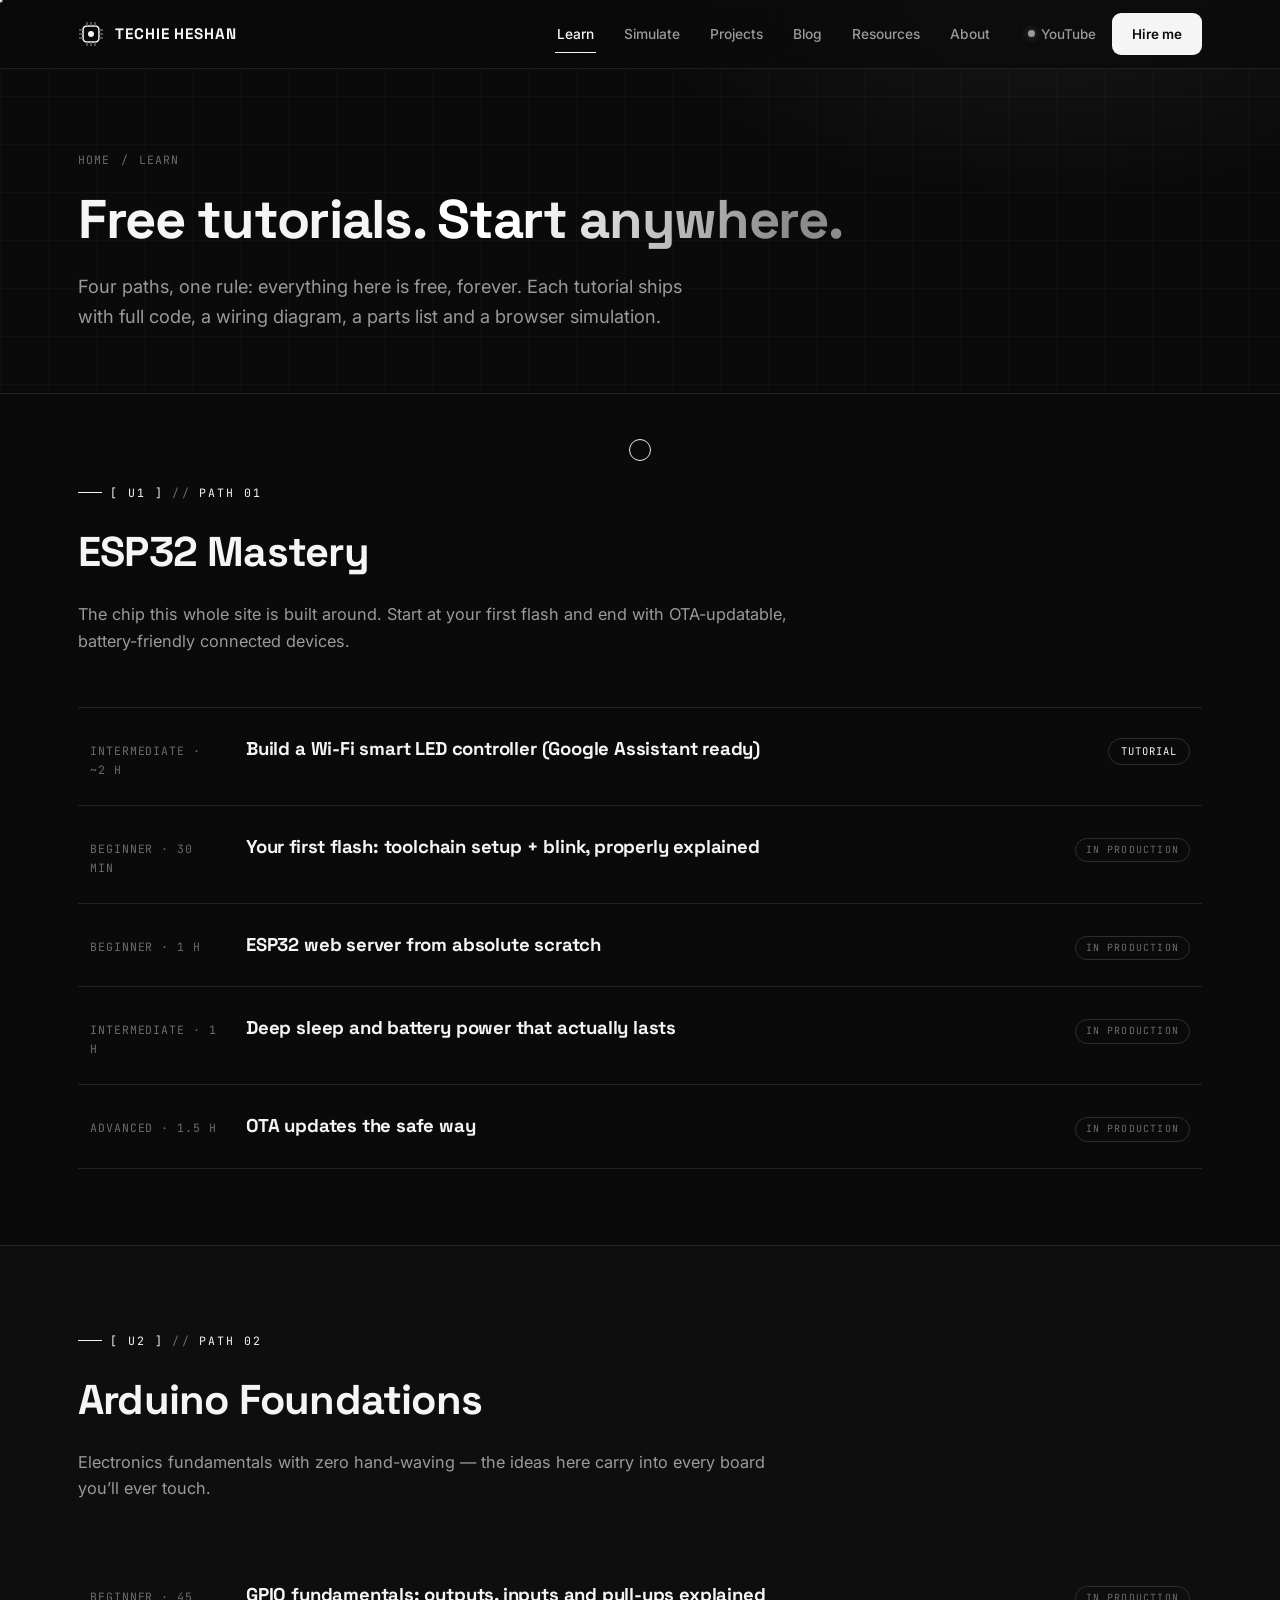
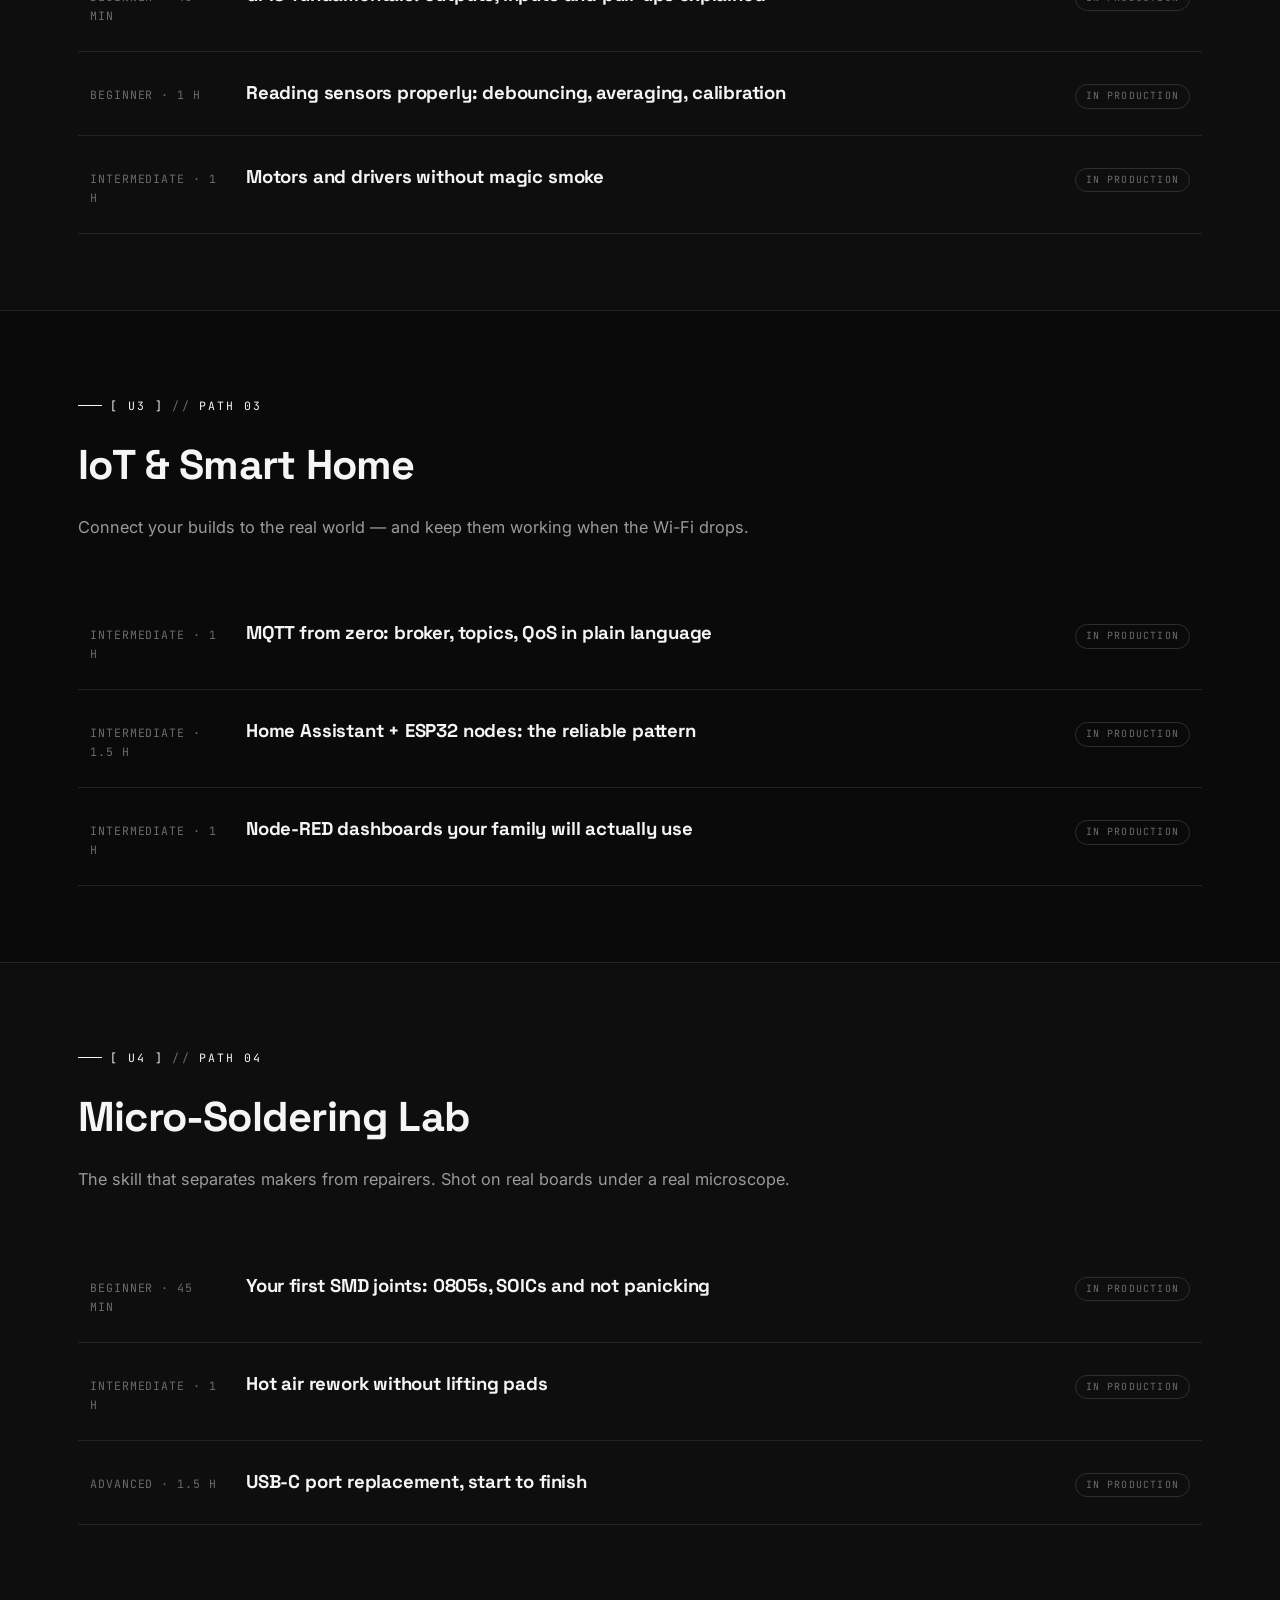
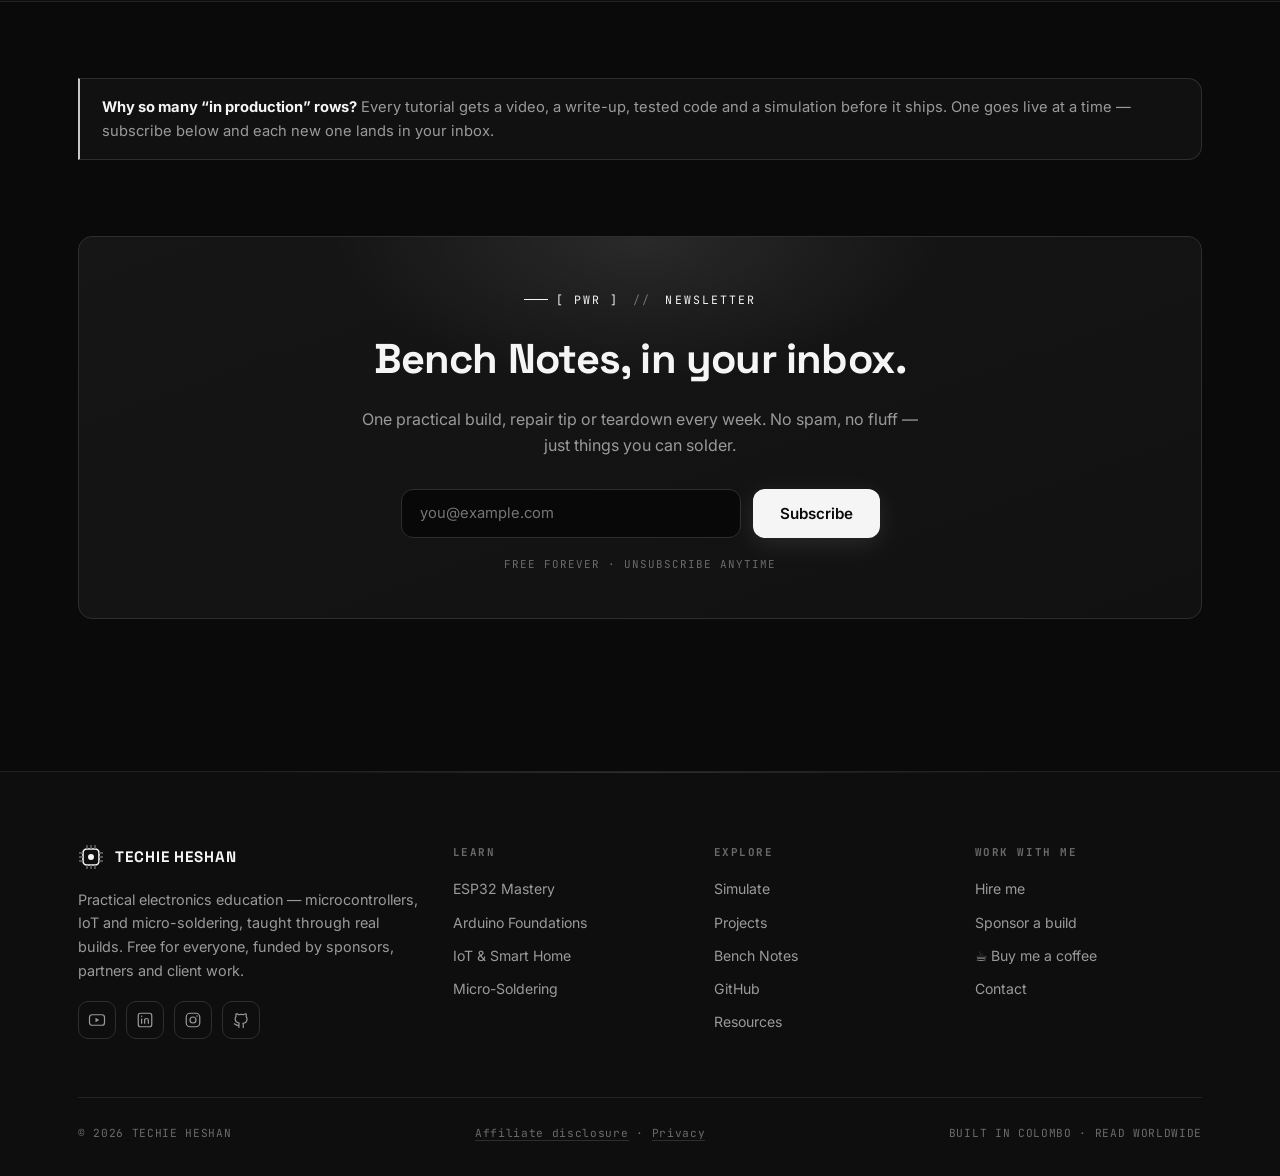
<file: learn.html>
<!DOCTYPE html>
<html lang="en">
<head>
<meta charset="UTF-8">
<meta name="viewport" content="width=device-width, initial-scale=1.0">
<title>Tutorials — Techie Heshan</title>
<meta name="description" content="Four free learning paths: ESP32, Arduino, IoT and Micro-Soldering.">
<meta property="og:title" content="Tutorials — Techie Heshan">
<meta property="og:description" content="Four free learning paths: ESP32, Arduino, IoT and Micro-Soldering.">
<meta name="theme-color" content="#0A0A0A">
<link rel="icon" type="image/svg+xml" href="assets/favicon.svg">
<link rel="preconnect" href="https://fonts.googleapis.com">
<link href="https://fonts.googleapis.com/css2?family=Space+Grotesk:wght@500;700&family=Inter:wght@400;500;600&family=JetBrains+Mono:wght@400;600&display=swap" rel="stylesheet">
<link rel="stylesheet" href="assets/style.css">
</head>
<body>
<div class="boot" id="boot">
  <div class="boot-scope"><svg viewBox="0 0 420 120" preserveAspectRatio="none" aria-hidden="true">
  <g class="grid-h"><line x1="0" y1="30" x2="420" y2="30"/><line x1="0" y1="60" x2="420" y2="60"/><line x1="0" y1="90" x2="420" y2="90"/></g>
  <g class="grid-v"><line x1="60" y1="0" x2="60" y2="120"/><line x1="140" y1="0" x2="140" y2="120"/><line x1="220" y1="0" x2="220" y2="120"/><line x1="300" y1="0" x2="300" y2="120"/><line x1="360" y1="0" x2="360" y2="120"/></g>
  <path class="trace" d="M0 60 L40 60 L40 30 L100 30 L100 90 L160 90 L160 30 L240 30 L240 90 L300 90 L300 30 L360 30 L360 60 L420 60"/>
</svg></div>
  <div class="boot-text">TECHIE HESHAN <b>&middot; BOOTING</b><span class="cur-b"></span></div>
</div>
<nav>
  <div class="nav-in">
    <a class="logo" href="index.html" aria-label="Techie Heshan home"><svg width="26" height="26" viewBox="0 0 26 26" fill="none" aria-hidden="true"><rect x="5" y="5" width="16" height="16" rx="4" stroke="#F5F5F5" stroke-width="1.6"/><circle cx="13" cy="13" r="3" fill="#F5F5F5"/><path d="M9 1v4M13 1v4M17 1v4M9 21v4M13 21v4M17 21v4M1 9h4M1 13h4M1 17h4M21 9h4M21 13h4M21 17h4" stroke="#6B6B6B" stroke-width="1.4"/></svg>TECHIE&nbsp;HESHAN</a>
    <div class="nav-links" id="navLinks">
      <a href="learn.html" class="active">Learn</a>
      <a href="simulate.html">Simulate</a>
      <a href="projects.html">Projects</a>
      <a href="blog.html">Blog</a>
      <a href="resources.html">Resources</a>
      <a href="about.html">About</a>
    </div>
    <div class="nav-cta">
      <a class="yt-link" href="https://www.youtube.com/@techieheshan" target="_blank" rel="noopener"><span class="rec"></span>YouTube</a>
      <a class="hire-btn magnetic" href="hire.html">Hire me</a>
      <button class="burger" id="burger" aria-label="Menu" aria-expanded="false">&#9776;</button>
    </div>
  </div>
</nav>
<header class="page-hero">
  <div class="wrap">
    <div class="crumb"><a href="index.html">Home</a><i>/</i><span>Learn</span></div>
    <h1>Free tutorials. <span class="glow">Start anywhere.</span></h1>
    <p class="sub">Four paths, one rule: everything here is free, forever. Each tutorial ships with full code, a wiring diagram, a parts list and a browser simulation.</p>
  </div>
</header>

<section id="esp32" class="sec-tight" style="padding-top:80px">
  <div class="wrap">
    <div class="kick">[ U1 ] <i>//</i> PATH 01</div>
    <h2>ESP32 Mastery</h2>
    <p class="lead">The chip this whole site is built around. Start at your first flash and end with OTA-updatable, battery-friendly connected devices.</p>
    <a class="brow reveal" href="tutorials/esp32-smart-led.html"><span class="bmeta">INTERMEDIATE &middot; ~2 H</span><h3>Build a Wi-Fi smart LED controller (Google Assistant ready)</h3><span class="tag">Tutorial</span></a>
    <div class="brow reveal soon"><span class="bmeta">BEGINNER &middot; 30 MIN</span><h3>Your first flash: toolchain setup + blink, properly explained</h3><span class="soon-tag">In production</span></div>
    <div class="brow reveal soon"><span class="bmeta">BEGINNER &middot; 1 H</span><h3>ESP32 web server from absolute scratch</h3><span class="soon-tag">In production</span></div>
    <div class="brow reveal soon"><span class="bmeta">INTERMEDIATE &middot; 1 H</span><h3>Deep sleep and battery power that actually lasts</h3><span class="soon-tag">In production</span></div>
    <div class="brow reveal soon"><span class="bmeta">ADVANCED &middot; 1.5 H</span><h3>OTA updates the safe way</h3><span class="soon-tag">In production</span></div>
  </div>
</section>

<section id="arduino" class="sec-tight" style="background:var(--bg2);border-top:1px solid var(--line);border-bottom:1px solid var(--line)">
  <div class="wrap">
    <div class="kick">[ U2 ] <i>//</i> PATH 02</div>
    <h2>Arduino Foundations</h2>
    <p class="lead">Electronics fundamentals with zero hand-waving &mdash; the ideas here carry into every board you&rsquo;ll ever touch.</p>
    <div class="brow reveal soon"><span class="bmeta">BEGINNER &middot; 45 MIN</span><h3>GPIO fundamentals: outputs, inputs and pull-ups explained</h3><span class="soon-tag">In production</span></div>
    <div class="brow reveal soon"><span class="bmeta">BEGINNER &middot; 1 H</span><h3>Reading sensors properly: debouncing, averaging, calibration</h3><span class="soon-tag">In production</span></div>
    <div class="brow reveal soon"><span class="bmeta">INTERMEDIATE &middot; 1 H</span><h3>Motors and drivers without magic smoke</h3><span class="soon-tag">In production</span></div>
  </div>
</section>

<section id="iot" class="sec-tight">
  <div class="wrap">
    <div class="kick">[ U3 ] <i>//</i> PATH 03</div>
    <h2>IoT &amp; Smart Home</h2>
    <p class="lead">Connect your builds to the real world &mdash; and keep them working when the Wi-Fi drops.</p>
    <div class="brow reveal soon"><span class="bmeta">INTERMEDIATE &middot; 1 H</span><h3>MQTT from zero: broker, topics, QoS in plain language</h3><span class="soon-tag">In production</span></div>
    <div class="brow reveal soon"><span class="bmeta">INTERMEDIATE &middot; 1.5 H</span><h3>Home Assistant + ESP32 nodes: the reliable pattern</h3><span class="soon-tag">In production</span></div>
    <div class="brow reveal soon"><span class="bmeta">INTERMEDIATE &middot; 1 H</span><h3>Node-RED dashboards your family will actually use</h3><span class="soon-tag">In production</span></div>
  </div>
</section>

<section id="solder" class="sec-tight" style="background:var(--bg2);border-top:1px solid var(--line);border-bottom:1px solid var(--line)">
  <div class="wrap">
    <div class="kick">[ U4 ] <i>//</i> PATH 04</div>
    <h2>Micro-Soldering Lab</h2>
    <p class="lead">The skill that separates makers from repairers. Shot on real boards under a real microscope.</p>
    <div class="brow reveal soon"><span class="bmeta">BEGINNER &middot; 45 MIN</span><h3>Your first SMD joints: 0805s, SOICs and not panicking</h3><span class="soon-tag">In production</span></div>
    <div class="brow reveal soon"><span class="bmeta">INTERMEDIATE &middot; 1 H</span><h3>Hot air rework without lifting pads</h3><span class="soon-tag">In production</span></div>
    <div class="brow reveal soon"><span class="bmeta">ADVANCED &middot; 1.5 H</span><h3>USB-C port replacement, start to finish</h3><span class="soon-tag">In production</span></div>
  </div>
</section>

<section class="sec-tight">
  <div class="wrap">
    <div class="note reveal"><b>Why so many &ldquo;in production&rdquo; rows?</b> Every tutorial gets a video, a write-up, tested code and a simulation before it ships. One goes live at a time &mdash; subscribe below and each new one lands in your inbox.</div>
  </div>
</section>

<section id="subscribe" style="padding-top:0">
  <div class="wrap">
    <div class="news news-sm reveal">
      <div class="kick" style="justify-content:center;display:inline-flex">[ PWR ] <i style="margin:0 6px">//</i> NEWSLETTER</div>
      <h2>Bench Notes, in your inbox.</h2>
      <p>One practical build, repair tip or teardown every week. No spam, no fluff &mdash; just things you can solder.</p>
      <div class="news-row">
        <input type="email" id="nlEmail" placeholder="you@example.com" aria-label="Email address">
        <button class="btn btn-solid magnetic" id="nlBtn">Subscribe</button>
      </div>
      <div class="news-note" id="nlNote">Free forever &middot; Unsubscribe anytime</div>
    </div>
  </div>
</section>

<footer>
  <div class="wrap">
    <div class="f-grid">
      <div>
        <div class="logo" style="margin-bottom:18px"><svg width="26" height="26" viewBox="0 0 26 26" fill="none" aria-hidden="true"><rect x="5" y="5" width="16" height="16" rx="4" stroke="#F5F5F5" stroke-width="1.6"/><circle cx="13" cy="13" r="3" fill="#F5F5F5"/><path d="M9 1v4M13 1v4M17 1v4M9 21v4M13 21v4M17 21v4M1 9h4M1 13h4M1 17h4M21 9h4M21 13h4M21 17h4" stroke="#6B6B6B" stroke-width="1.4"/></svg>TECHIE&nbsp;HESHAN</div>
        <p class="f-about">Practical electronics education &mdash; microcontrollers, IoT and micro-soldering, taught through real builds. Free for everyone, funded by sponsors, partners and client work.</p>
        <div class="f-social">
          <!-- EDIT: replace # with your real social URLs -->
          <a href="https://www.youtube.com/@techieheshan" target="_blank" rel="noopener" aria-label="YouTube"><svg width="18" height="18" viewBox="0 0 24 24" fill="none" stroke="currentColor" stroke-width="1.6" aria-hidden="true"><rect x="2" y="5" width="20" height="14" rx="3.5"/><path d="M10 9l5 3-5 3z" fill="currentColor" stroke="none"/></svg></a>
          <a href="#" target="_blank" rel="noopener" aria-label="LinkedIn"><svg width="18" height="18" viewBox="0 0 24 24" fill="none" stroke="currentColor" stroke-width="1.6" stroke-linejoin="round" aria-hidden="true"><rect x="3" y="3" width="18" height="18" rx="3"/><line x1="7.5" y1="10" x2="7.5" y2="17"/><circle cx="7.5" cy="7" r="1" fill="currentColor" stroke="none"/><path d="M11.5 17v-4.5a2.5 2.5 0 0 1 5 0V17M11.5 10.5v6.5"/></svg></a>
          <a href="#" target="_blank" rel="noopener" aria-label="Instagram"><svg width="18" height="18" viewBox="0 0 24 24" fill="none" stroke="currentColor" stroke-width="1.6" stroke-linecap="round" stroke-linejoin="round" aria-hidden="true"><rect x="3" y="3" width="18" height="18" rx="5"/><circle cx="12" cy="12" r="4"/><circle cx="17.5" cy="6.5" r="1" fill="currentColor" stroke="none"/></svg></a>
          <a href="https://github.com/techieheshan" target="_blank" rel="noopener" aria-label="GitHub"><svg width="18" height="18" viewBox="0 0 24 24" fill="none" stroke="currentColor" stroke-width="1.6" stroke-linecap="round" stroke-linejoin="round" aria-hidden="true"><path d="M9 19c-4 1.5-4-2-6-2m12 5v-3.5c0-1 .1-1.4-.5-2 2.8-.3 5.5-1.4 5.5-6 0-1.2-.4-2.3-1.2-3.2.4-1.2.3-2.5-.2-3.6 0 0-1-.3-3.4 1.3a11.6 11.6 0 0 0-6.2 0C6.6 3.4 5.6 3.7 5.6 3.7c-.5 1.1-.6 2.4-.2 3.6A4.7 4.7 0 0 0 4.2 10c0 4.6 2.7 5.7 5.5 6-.6.6-.6 1.3-.5 2V22"/></svg></a>
        </div>
      </div>
      <div>
        <h4>Learn</h4>
        <a href="learn.html#esp32">ESP32 Mastery</a>
        <a href="learn.html#arduino">Arduino Foundations</a>
        <a href="learn.html#iot">IoT &amp; Smart Home</a>
        <a href="learn.html#solder">Micro-Soldering</a>
      </div>
      <div>
        <h4>Explore</h4>
        <a href="simulate.html">Simulate</a>
      <a href="projects.html">Projects</a>
        <a href="blog.html">Bench Notes</a>
        <a href="https://github.com/techieheshan" target="_blank" rel="noopener">GitHub</a>
        <a href="resources.html">Resources</a>
      </div>
      <div>
        <h4>Work with me</h4>
        <a href="hire.html">Hire me</a>
        <a href="sponsor.html">Sponsor a build</a>
        <a href="hire.html#contact">&#9749; Buy me a coffee</a>
        <a href="hire.html#contact">Contact</a>
      </div>
    </div>
    <div class="f-bottom">
      <span>&copy; <span id="yr">2026</span> TECHIE HESHAN</span>
      <span><a href="legal.html#disclosure">Affiliate disclosure</a> &middot; <a href="legal.html#privacy">Privacy</a></span>
      <span>BUILT IN COLOMBO &middot; READ WORLDWIDE</span>
    </div>
  </div>
</footer>
<script src="assets/main.js"></script>
</body>
</html>
</file>
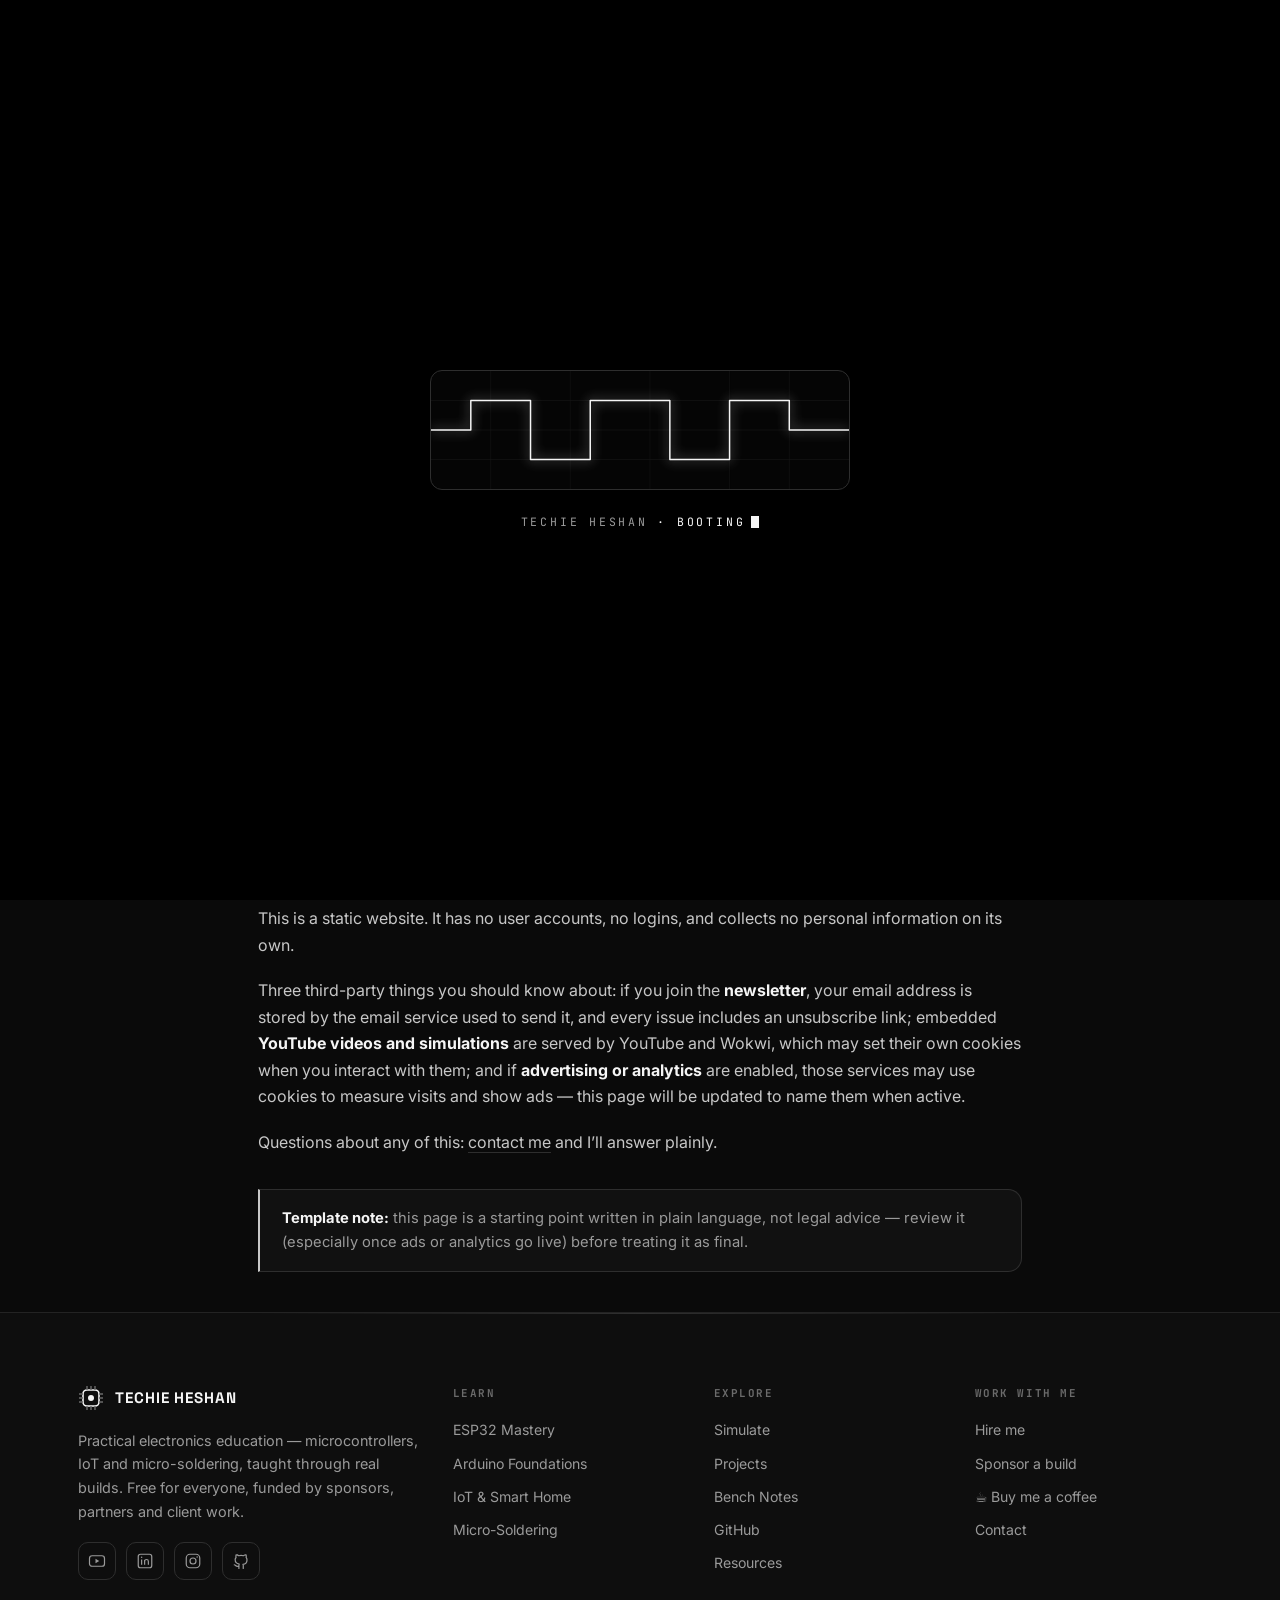
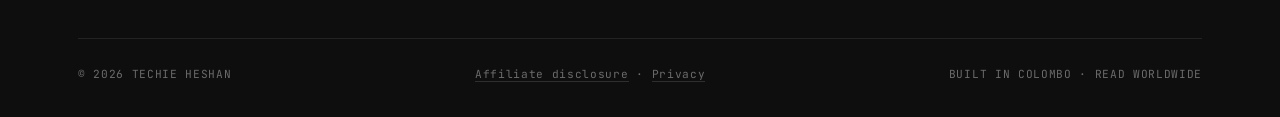
<file: legal.html>
<!DOCTYPE html>
<html lang="en">
<head>
<meta charset="UTF-8">
<meta name="viewport" content="width=device-width, initial-scale=1.0">
<title>Disclosure & Privacy — Techie Heshan</title>
<meta name="description" content="Affiliate disclosure and privacy, in plain words.">
<meta property="og:title" content="Disclosure & Privacy — Techie Heshan">
<meta property="og:description" content="Affiliate disclosure and privacy, in plain words.">
<meta name="theme-color" content="#0A0A0A">
<link rel="icon" type="image/svg+xml" href="assets/favicon.svg">
<link rel="preconnect" href="https://fonts.googleapis.com">
<link href="https://fonts.googleapis.com/css2?family=Space+Grotesk:wght@500;700&family=Inter:wght@400;500;600&family=JetBrains+Mono:wght@400;600&display=swap" rel="stylesheet">
<link rel="stylesheet" href="assets/style.css">
</head>
<body>
<div class="boot" id="boot">
  <div class="boot-scope"><svg viewBox="0 0 420 120" preserveAspectRatio="none" aria-hidden="true">
  <g class="grid-h"><line x1="0" y1="30" x2="420" y2="30"/><line x1="0" y1="60" x2="420" y2="60"/><line x1="0" y1="90" x2="420" y2="90"/></g>
  <g class="grid-v"><line x1="60" y1="0" x2="60" y2="120"/><line x1="140" y1="0" x2="140" y2="120"/><line x1="220" y1="0" x2="220" y2="120"/><line x1="300" y1="0" x2="300" y2="120"/><line x1="360" y1="0" x2="360" y2="120"/></g>
  <path class="trace" d="M0 60 L40 60 L40 30 L100 30 L100 90 L160 90 L160 30 L240 30 L240 90 L300 90 L300 30 L360 30 L360 60 L420 60"/>
</svg></div>
  <div class="boot-text">TECHIE HESHAN <b>&middot; BOOTING</b><span class="cur-b"></span></div>
</div>
<nav>
  <div class="nav-in">
    <a class="logo" href="index.html" aria-label="Techie Heshan home"><svg width="26" height="26" viewBox="0 0 26 26" fill="none" aria-hidden="true"><rect x="5" y="5" width="16" height="16" rx="4" stroke="#F5F5F5" stroke-width="1.6"/><circle cx="13" cy="13" r="3" fill="#F5F5F5"/><path d="M9 1v4M13 1v4M17 1v4M9 21v4M13 21v4M17 21v4M1 9h4M1 13h4M1 17h4M21 9h4M21 13h4M21 17h4" stroke="#6B6B6B" stroke-width="1.4"/></svg>TECHIE&nbsp;HESHAN</a>
    <div class="nav-links" id="navLinks">
      <a href="learn.html">Learn</a>
      <a href="simulate.html">Simulate</a>
      <a href="projects.html">Projects</a>
      <a href="blog.html">Blog</a>
      <a href="resources.html">Resources</a>
      <a href="about.html">About</a>
    </div>
    <div class="nav-cta">
      <a class="yt-link" href="https://www.youtube.com/@techieheshan" target="_blank" rel="noopener"><span class="rec"></span>YouTube</a>
      <a class="hire-btn magnetic" href="hire.html">Hire me</a>
      <button class="burger" id="burger" aria-label="Menu" aria-expanded="false">&#9776;</button>
    </div>
  </div>
</nav>
<header class="page-hero">
  <div class="wrap">
    <div class="crumb"><a href="index.html">Home</a><i>/</i><span>Legal</span></div>
    <h1>The fine print, <span class="glow">in plain words.</span></h1>
    <p class="sub">Two things worth knowing: how affiliate links fund this site, and what happens with your data (very little).</p>
  </div>
</header>

<div class="wrap-narrow" style="padding-top:64px">
  <article class="prose">
    <h2 id="disclosure">Affiliate disclosure</h2>
    <p>Some links on this site &mdash; mainly in parts lists and on the resources page &mdash; are affiliate links. If you buy through one, the store pays this site a small commission. <strong>The price you pay does not change.</strong></p>
    <p>Two promises about how these are used: products are recommended because I use them and would buy them again, never because of the commission; and tutorials are never altered to push purchases &mdash; if a build can be done with parts you already own, the tutorial says so.</p>
    <p>As an affiliate of programs that may include Amazon Associates, AliExpress and others, this site earns from qualifying purchases.</p>

    <h2 id="privacy">Privacy</h2>
    <p>This is a static website. It has no user accounts, no logins, and collects no personal information on its own.</p>
    <p>Three third-party things you should know about: if you join the <strong>newsletter</strong>, your email address is stored by the email service used to send it, and every issue includes an unsubscribe link; embedded <strong>YouTube videos and simulations</strong> are served by YouTube and Wokwi, which may set their own cookies when you interact with them; and if <strong>advertising or analytics</strong> are enabled, those services may use cookies to measure visits and show ads &mdash; this page will be updated to name them when active.</p>
    <p>Questions about any of this: <a href="hire.html#contact">contact me</a> and I&rsquo;ll answer plainly.</p>

    <div class="note" style="margin-top:34px"><b>Template note:</b> this page is a starting point written in plain language, not legal advice &mdash; review it (especially once ads or analytics go live) before treating it as final.</div>
  </article>
</div>
<footer>
  <div class="wrap">
    <div class="f-grid">
      <div>
        <div class="logo" style="margin-bottom:18px"><svg width="26" height="26" viewBox="0 0 26 26" fill="none" aria-hidden="true"><rect x="5" y="5" width="16" height="16" rx="4" stroke="#F5F5F5" stroke-width="1.6"/><circle cx="13" cy="13" r="3" fill="#F5F5F5"/><path d="M9 1v4M13 1v4M17 1v4M9 21v4M13 21v4M17 21v4M1 9h4M1 13h4M1 17h4M21 9h4M21 13h4M21 17h4" stroke="#6B6B6B" stroke-width="1.4"/></svg>TECHIE&nbsp;HESHAN</div>
        <p class="f-about">Practical electronics education &mdash; microcontrollers, IoT and micro-soldering, taught through real builds. Free for everyone, funded by sponsors, partners and client work.</p>
        <div class="f-social">
          <!-- EDIT: replace # with your real social URLs -->
          <a href="https://www.youtube.com/@techieheshan" target="_blank" rel="noopener" aria-label="YouTube"><svg width="18" height="18" viewBox="0 0 24 24" fill="none" stroke="currentColor" stroke-width="1.6" aria-hidden="true"><rect x="2" y="5" width="20" height="14" rx="3.5"/><path d="M10 9l5 3-5 3z" fill="currentColor" stroke="none"/></svg></a>
          <a href="#" target="_blank" rel="noopener" aria-label="LinkedIn"><svg width="18" height="18" viewBox="0 0 24 24" fill="none" stroke="currentColor" stroke-width="1.6" stroke-linejoin="round" aria-hidden="true"><rect x="3" y="3" width="18" height="18" rx="3"/><line x1="7.5" y1="10" x2="7.5" y2="17"/><circle cx="7.5" cy="7" r="1" fill="currentColor" stroke="none"/><path d="M11.5 17v-4.5a2.5 2.5 0 0 1 5 0V17M11.5 10.5v6.5"/></svg></a>
          <a href="#" target="_blank" rel="noopener" aria-label="Instagram"><svg width="18" height="18" viewBox="0 0 24 24" fill="none" stroke="currentColor" stroke-width="1.6" stroke-linecap="round" stroke-linejoin="round" aria-hidden="true"><rect x="3" y="3" width="18" height="18" rx="5"/><circle cx="12" cy="12" r="4"/><circle cx="17.5" cy="6.5" r="1" fill="currentColor" stroke="none"/></svg></a>
          <a href="https://github.com/techieheshan" target="_blank" rel="noopener" aria-label="GitHub"><svg width="18" height="18" viewBox="0 0 24 24" fill="none" stroke="currentColor" stroke-width="1.6" stroke-linecap="round" stroke-linejoin="round" aria-hidden="true"><path d="M9 19c-4 1.5-4-2-6-2m12 5v-3.5c0-1 .1-1.4-.5-2 2.8-.3 5.5-1.4 5.5-6 0-1.2-.4-2.3-1.2-3.2.4-1.2.3-2.5-.2-3.6 0 0-1-.3-3.4 1.3a11.6 11.6 0 0 0-6.2 0C6.6 3.4 5.6 3.7 5.6 3.7c-.5 1.1-.6 2.4-.2 3.6A4.7 4.7 0 0 0 4.2 10c0 4.6 2.7 5.7 5.5 6-.6.6-.6 1.3-.5 2V22"/></svg></a>
        </div>
      </div>
      <div>
        <h4>Learn</h4>
        <a href="learn.html#esp32">ESP32 Mastery</a>
        <a href="learn.html#arduino">Arduino Foundations</a>
        <a href="learn.html#iot">IoT &amp; Smart Home</a>
        <a href="learn.html#solder">Micro-Soldering</a>
      </div>
      <div>
        <h4>Explore</h4>
        <a href="simulate.html">Simulate</a>
      <a href="projects.html">Projects</a>
        <a href="blog.html">Bench Notes</a>
        <a href="https://github.com/techieheshan" target="_blank" rel="noopener">GitHub</a>
        <a href="resources.html">Resources</a>
      </div>
      <div>
        <h4>Work with me</h4>
        <a href="hire.html">Hire me</a>
        <a href="sponsor.html">Sponsor a build</a>
        <a href="hire.html#contact">&#9749; Buy me a coffee</a>
        <a href="hire.html#contact">Contact</a>
      </div>
    </div>
    <div class="f-bottom">
      <span>&copy; <span id="yr">2026</span> TECHIE HESHAN</span>
      <span><a href="legal.html#disclosure">Affiliate disclosure</a> &middot; <a href="legal.html#privacy">Privacy</a></span>
      <span>BUILT IN COLOMBO &middot; READ WORLDWIDE</span>
    </div>
  </div>
</footer>
<script src="assets/main.js"></script>
</body>
</html>
</file>
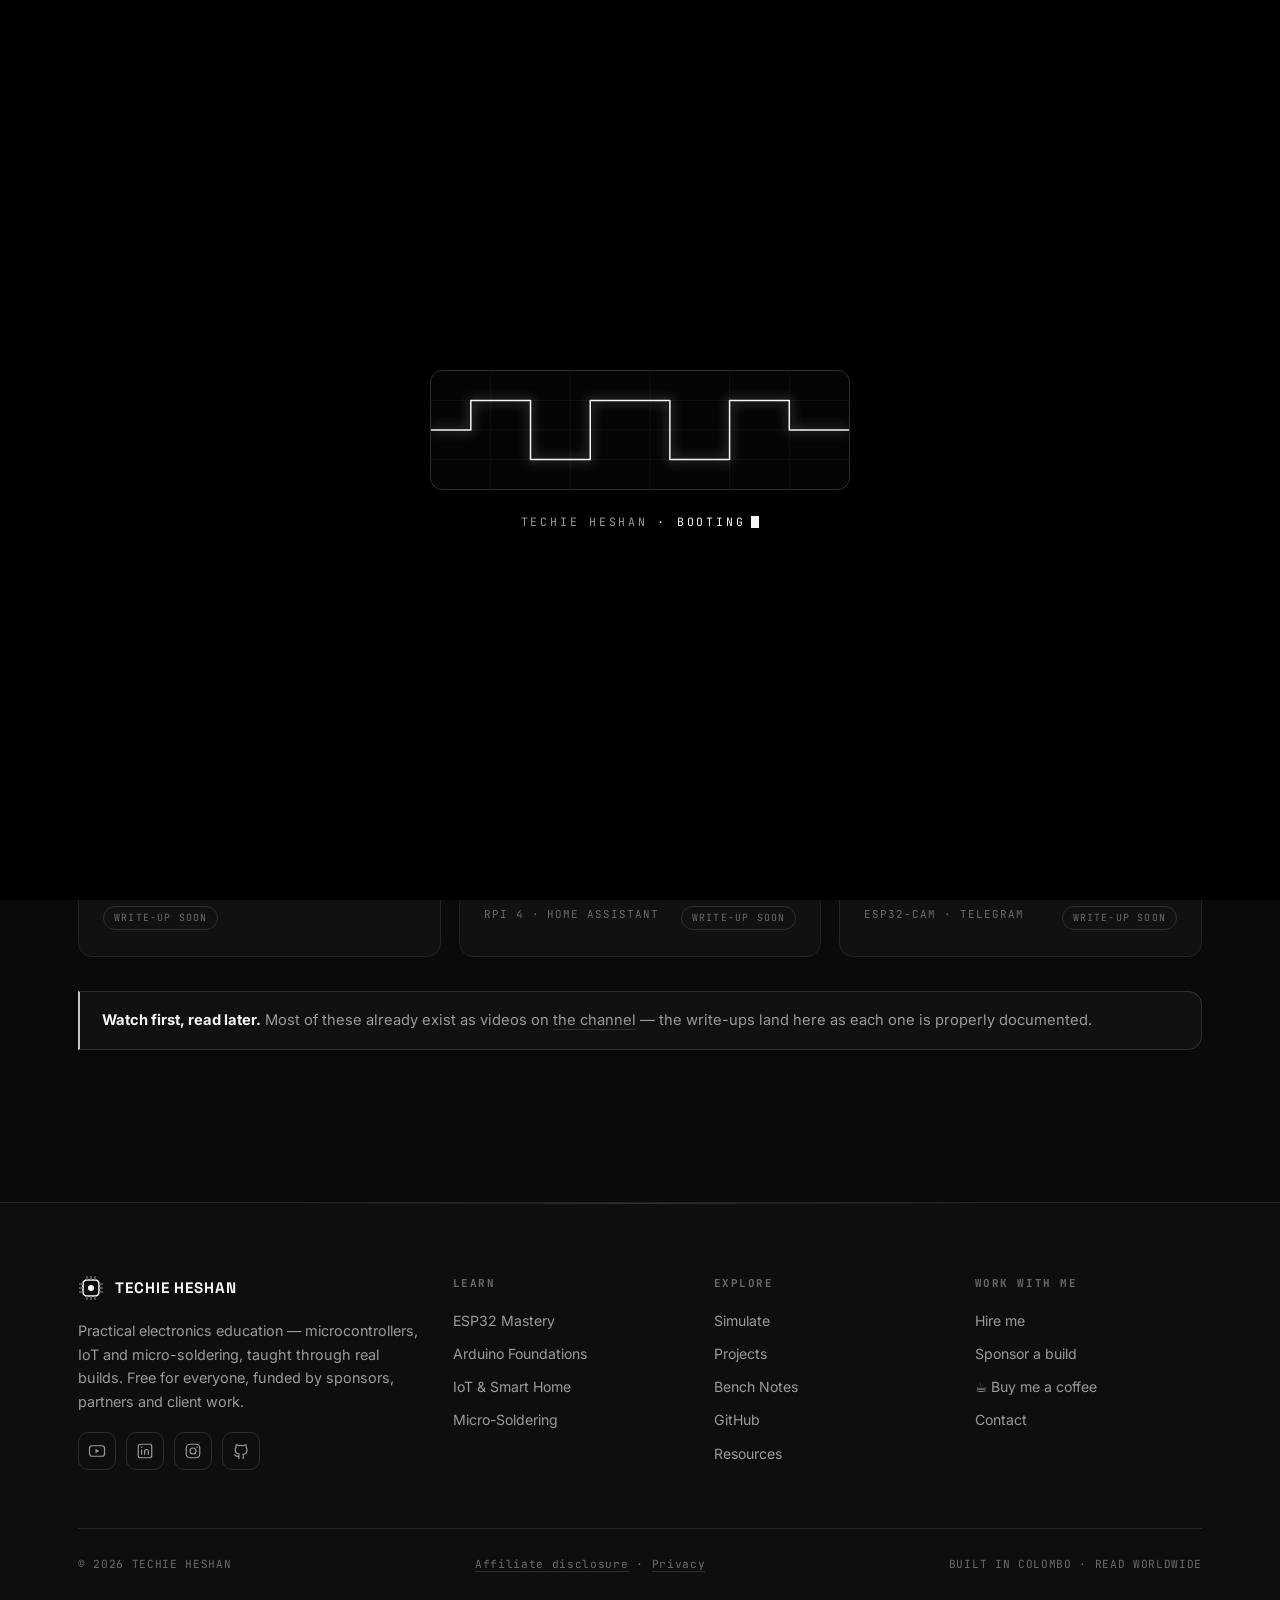
<file: projects.html>
<!DOCTYPE html>
<html lang="en">
<head>
<meta charset="UTF-8">
<meta name="viewport" content="width=device-width, initial-scale=1.0">
<title>Projects — Techie Heshan</title>
<meta name="description" content="Real electronics builds, documented: smart lighting, RF tools, macropads and more.">
<meta property="og:title" content="Projects — Techie Heshan">
<meta property="og:description" content="Real electronics builds, documented: smart lighting, RF tools, macropads and more.">
<meta name="theme-color" content="#0A0A0A">
<link rel="icon" type="image/svg+xml" href="assets/favicon.svg">
<link rel="preconnect" href="https://fonts.googleapis.com">
<link href="https://fonts.googleapis.com/css2?family=Space+Grotesk:wght@500;700&family=Inter:wght@400;500;600&family=JetBrains+Mono:wght@400;600&display=swap" rel="stylesheet">
<link rel="stylesheet" href="assets/style.css">
</head>
<body>
<div class="boot" id="boot">
  <div class="boot-scope"><svg viewBox="0 0 420 120" preserveAspectRatio="none" aria-hidden="true">
  <g class="grid-h"><line x1="0" y1="30" x2="420" y2="30"/><line x1="0" y1="60" x2="420" y2="60"/><line x1="0" y1="90" x2="420" y2="90"/></g>
  <g class="grid-v"><line x1="60" y1="0" x2="60" y2="120"/><line x1="140" y1="0" x2="140" y2="120"/><line x1="220" y1="0" x2="220" y2="120"/><line x1="300" y1="0" x2="300" y2="120"/><line x1="360" y1="0" x2="360" y2="120"/></g>
  <path class="trace" d="M0 60 L40 60 L40 30 L100 30 L100 90 L160 90 L160 30 L240 30 L240 90 L300 90 L300 30 L360 30 L360 60 L420 60"/>
</svg></div>
  <div class="boot-text">TECHIE HESHAN <b>&middot; BOOTING</b><span class="cur-b"></span></div>
</div>
<nav>
  <div class="nav-in">
    <a class="logo" href="index.html" aria-label="Techie Heshan home"><svg width="26" height="26" viewBox="0 0 26 26" fill="none" aria-hidden="true"><rect x="5" y="5" width="16" height="16" rx="4" stroke="#F5F5F5" stroke-width="1.6"/><circle cx="13" cy="13" r="3" fill="#F5F5F5"/><path d="M9 1v4M13 1v4M17 1v4M9 21v4M13 21v4M17 21v4M1 9h4M1 13h4M1 17h4M21 9h4M21 13h4M21 17h4" stroke="#6B6B6B" stroke-width="1.4"/></svg>TECHIE&nbsp;HESHAN</a>
    <div class="nav-links" id="navLinks">
      <a href="learn.html">Learn</a>
      <a href="simulate.html">Simulate</a>
      <a href="projects.html" class="active">Projects</a>
      <a href="blog.html">Blog</a>
      <a href="resources.html">Resources</a>
      <a href="about.html">About</a>
    </div>
    <div class="nav-cta">
      <a class="yt-link" href="https://www.youtube.com/@techieheshan" target="_blank" rel="noopener"><span class="rec"></span>YouTube</a>
      <a class="hire-btn magnetic" href="hire.html">Hire me</a>
      <button class="burger" id="burger" aria-label="Menu" aria-expanded="false">&#9776;</button>
    </div>
  </div>
</nav>
<header class="page-hero">
  <div class="wrap">
    <div class="crumb"><a href="index.html">Home</a><i>/</i><span>Projects</span></div>
    <h1>Real builds, <span class="glow">documented.</span></h1>
    <p class="sub">Every project on the channel gets a full write-up here &mdash; parts, wiring, code and the mistakes the video didn&rsquo;t show.</p>
  </div>
</header>

<section>
  <div class="wrap">
    <div class="grid3">
      <a class="card reveal" href="tutorials/esp32-smart-led.html"><h3>Wi-Fi smart LED controller</h3><p>60 addressable LEDs on an ESP32 with HTTP control and a Google Assistant bridge.</p><div class="meta"><span>ESP32 &middot; WS2812B</span><b>READ <span class="arrow">&rarr;</span></b></div></a>
      <div class="card reveal"><h3>Portable camera light</h3><p>A pocket photography light on the LOLIN ESP32-C3 Mini with async web control.</p><div class="meta"><span>ESP32-C3 &middot; LEDS</span><span class="soon-tag">Write-up soon</span></div></div>
      <div class="card reveal"><h3>2.4 GHz spectrum scanner</h3><p>A passive band scanner with an ESP32 and nRF24L01 &mdash; watch Wi-Fi, Bluetooth and microwave ovens fight for air.</p><div class="meta"><span>ESP32 &middot; NRF24 &middot; RF</span><span class="soon-tag">Write-up soon</span></div></div>
      <div class="card reveal"><h3>ElementalPad macropad</h3><p>A 6-key macropad on the Raspberry Pi Pico 2 W running CircuitPython, wired into a desktop automation system.</p><div class="meta"><span>PICO 2 W &middot; CIRCUITPYTHON</span><span class="soon-tag">Write-up soon</span></div></div>
      <div class="card reveal"><h3>Smart home hub</h3><p>Raspberry Pi 4 running Home Assistant with ESP32 sensor nodes in every room &mdash; local-first, cloud-optional.</p><div class="meta"><span>RPI 4 &middot; HOME ASSISTANT</span><span class="soon-tag">Write-up soon</span></div></div>
      <div class="card reveal"><h3>ESP32-CAM security camera</h3><p>A Telegram-connected security camera that sends a photo the moment motion is detected.</p><div class="meta"><span>ESP32-CAM &middot; TELEGRAM</span><span class="soon-tag">Write-up soon</span></div></div>
    </div>
    <div class="note reveal" style="margin-top:34px"><b>Watch first, read later.</b> Most of these already exist as videos on <a href="https://www.youtube.com/@techieheshan" target="_blank" rel="noopener" style="border-bottom:1px solid var(--line2)">the channel</a> &mdash; the write-ups land here as each one is properly documented.</div>
  </div>
</section>
<footer>
  <div class="wrap">
    <div class="f-grid">
      <div>
        <div class="logo" style="margin-bottom:18px"><svg width="26" height="26" viewBox="0 0 26 26" fill="none" aria-hidden="true"><rect x="5" y="5" width="16" height="16" rx="4" stroke="#F5F5F5" stroke-width="1.6"/><circle cx="13" cy="13" r="3" fill="#F5F5F5"/><path d="M9 1v4M13 1v4M17 1v4M9 21v4M13 21v4M17 21v4M1 9h4M1 13h4M1 17h4M21 9h4M21 13h4M21 17h4" stroke="#6B6B6B" stroke-width="1.4"/></svg>TECHIE&nbsp;HESHAN</div>
        <p class="f-about">Practical electronics education &mdash; microcontrollers, IoT and micro-soldering, taught through real builds. Free for everyone, funded by sponsors, partners and client work.</p>
        <div class="f-social">
          <!-- EDIT: replace # with your real social URLs -->
          <a href="https://www.youtube.com/@techieheshan" target="_blank" rel="noopener" aria-label="YouTube"><svg width="18" height="18" viewBox="0 0 24 24" fill="none" stroke="currentColor" stroke-width="1.6" aria-hidden="true"><rect x="2" y="5" width="20" height="14" rx="3.5"/><path d="M10 9l5 3-5 3z" fill="currentColor" stroke="none"/></svg></a>
          <a href="#" target="_blank" rel="noopener" aria-label="LinkedIn"><svg width="18" height="18" viewBox="0 0 24 24" fill="none" stroke="currentColor" stroke-width="1.6" stroke-linejoin="round" aria-hidden="true"><rect x="3" y="3" width="18" height="18" rx="3"/><line x1="7.5" y1="10" x2="7.5" y2="17"/><circle cx="7.5" cy="7" r="1" fill="currentColor" stroke="none"/><path d="M11.5 17v-4.5a2.5 2.5 0 0 1 5 0V17M11.5 10.5v6.5"/></svg></a>
          <a href="#" target="_blank" rel="noopener" aria-label="Instagram"><svg width="18" height="18" viewBox="0 0 24 24" fill="none" stroke="currentColor" stroke-width="1.6" stroke-linecap="round" stroke-linejoin="round" aria-hidden="true"><rect x="3" y="3" width="18" height="18" rx="5"/><circle cx="12" cy="12" r="4"/><circle cx="17.5" cy="6.5" r="1" fill="currentColor" stroke="none"/></svg></a>
          <a href="https://github.com/techieheshan" target="_blank" rel="noopener" aria-label="GitHub"><svg width="18" height="18" viewBox="0 0 24 24" fill="none" stroke="currentColor" stroke-width="1.6" stroke-linecap="round" stroke-linejoin="round" aria-hidden="true"><path d="M9 19c-4 1.5-4-2-6-2m12 5v-3.5c0-1 .1-1.4-.5-2 2.8-.3 5.5-1.4 5.5-6 0-1.2-.4-2.3-1.2-3.2.4-1.2.3-2.5-.2-3.6 0 0-1-.3-3.4 1.3a11.6 11.6 0 0 0-6.2 0C6.6 3.4 5.6 3.7 5.6 3.7c-.5 1.1-.6 2.4-.2 3.6A4.7 4.7 0 0 0 4.2 10c0 4.6 2.7 5.7 5.5 6-.6.6-.6 1.3-.5 2V22"/></svg></a>
        </div>
      </div>
      <div>
        <h4>Learn</h4>
        <a href="learn.html#esp32">ESP32 Mastery</a>
        <a href="learn.html#arduino">Arduino Foundations</a>
        <a href="learn.html#iot">IoT &amp; Smart Home</a>
        <a href="learn.html#solder">Micro-Soldering</a>
      </div>
      <div>
        <h4>Explore</h4>
        <a href="simulate.html">Simulate</a>
      <a href="projects.html">Projects</a>
        <a href="blog.html">Bench Notes</a>
        <a href="https://github.com/techieheshan" target="_blank" rel="noopener">GitHub</a>
        <a href="resources.html">Resources</a>
      </div>
      <div>
        <h4>Work with me</h4>
        <a href="hire.html">Hire me</a>
        <a href="sponsor.html">Sponsor a build</a>
        <a href="hire.html#contact">&#9749; Buy me a coffee</a>
        <a href="hire.html#contact">Contact</a>
      </div>
    </div>
    <div class="f-bottom">
      <span>&copy; <span id="yr">2026</span> TECHIE HESHAN</span>
      <span><a href="legal.html#disclosure">Affiliate disclosure</a> &middot; <a href="legal.html#privacy">Privacy</a></span>
      <span>BUILT IN COLOMBO &middot; READ WORLDWIDE</span>
    </div>
  </div>
</footer>
<script src="assets/main.js"></script>
</body>
</html>
</file>
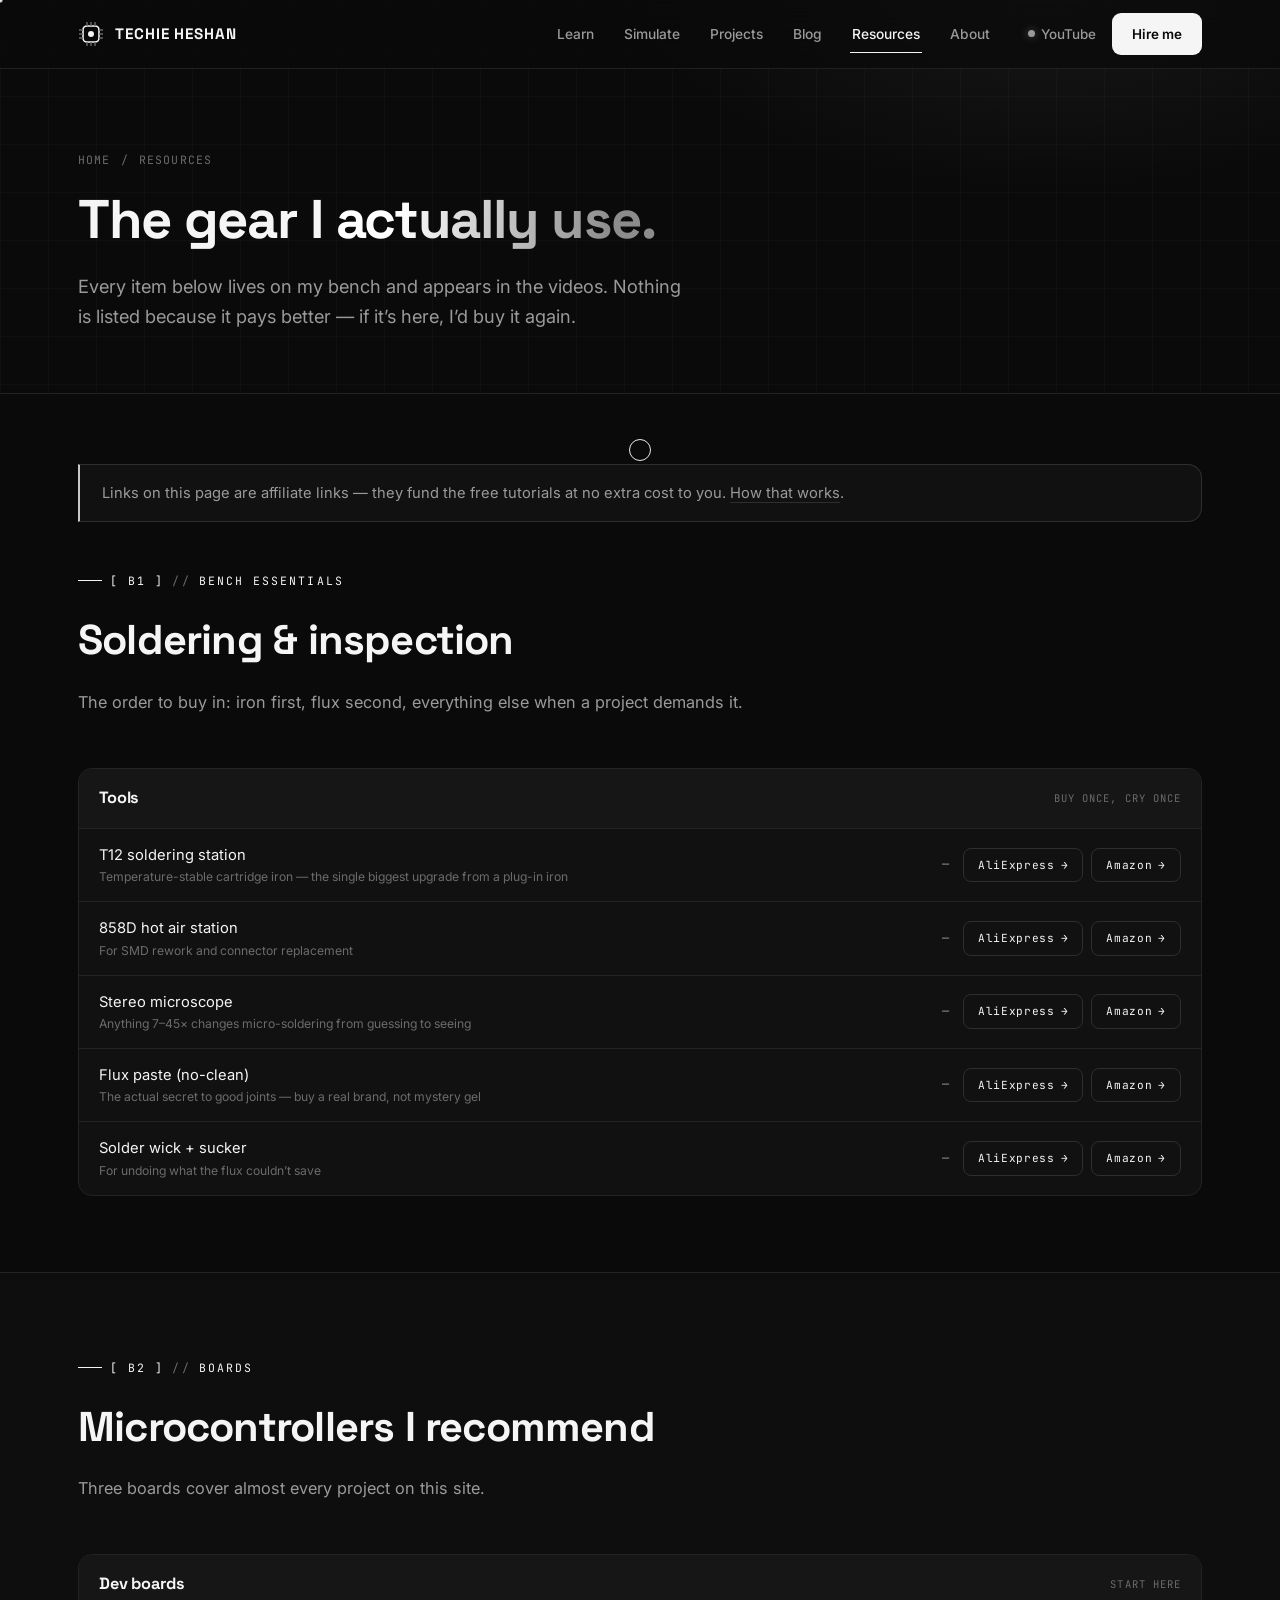
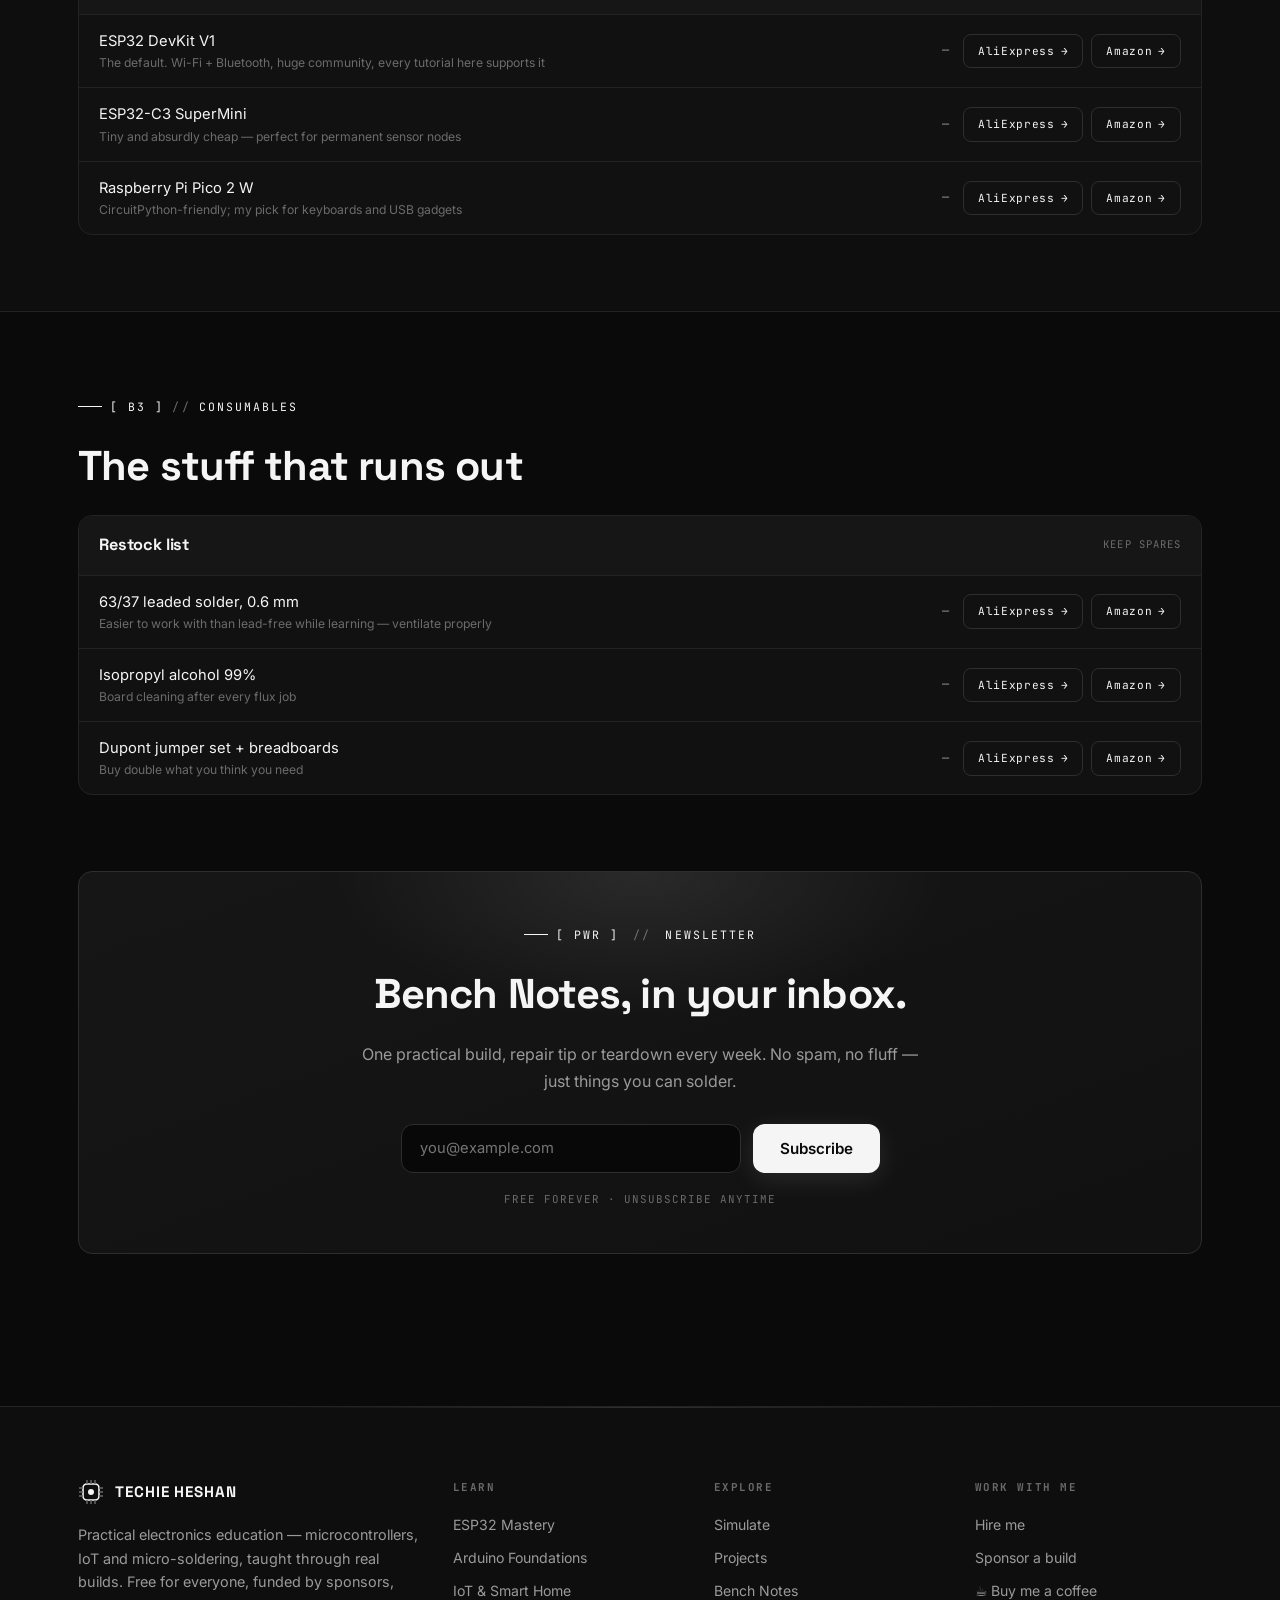
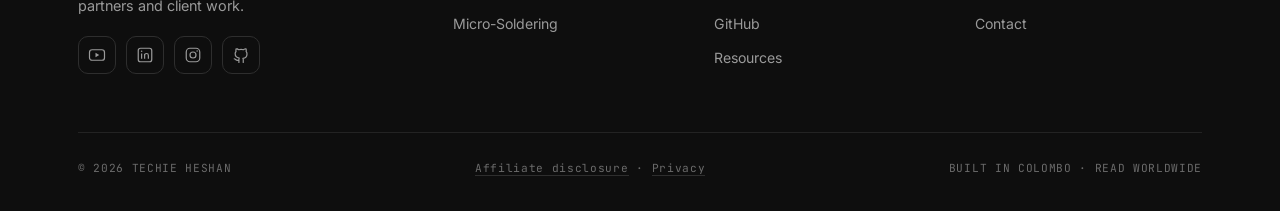
<file: resources.html>
<!DOCTYPE html>
<html lang="en">
<head>
<meta charset="UTF-8">
<meta name="viewport" content="width=device-width, initial-scale=1.0">
<title>Resources — Techie Heshan</title>
<meta name="description" content="The tools, boards and consumables actually used on the Techie Heshan bench.">
<meta property="og:title" content="Resources — Techie Heshan">
<meta property="og:description" content="The tools, boards and consumables actually used on the Techie Heshan bench.">
<meta name="theme-color" content="#0A0A0A">
<link rel="icon" type="image/svg+xml" href="assets/favicon.svg">
<link rel="preconnect" href="https://fonts.googleapis.com">
<link href="https://fonts.googleapis.com/css2?family=Space+Grotesk:wght@500;700&family=Inter:wght@400;500;600&family=JetBrains+Mono:wght@400;600&display=swap" rel="stylesheet">
<link rel="stylesheet" href="assets/style.css">
</head>
<body>
<div class="boot" id="boot">
  <div class="boot-scope"><svg viewBox="0 0 420 120" preserveAspectRatio="none" aria-hidden="true">
  <g class="grid-h"><line x1="0" y1="30" x2="420" y2="30"/><line x1="0" y1="60" x2="420" y2="60"/><line x1="0" y1="90" x2="420" y2="90"/></g>
  <g class="grid-v"><line x1="60" y1="0" x2="60" y2="120"/><line x1="140" y1="0" x2="140" y2="120"/><line x1="220" y1="0" x2="220" y2="120"/><line x1="300" y1="0" x2="300" y2="120"/><line x1="360" y1="0" x2="360" y2="120"/></g>
  <path class="trace" d="M0 60 L40 60 L40 30 L100 30 L100 90 L160 90 L160 30 L240 30 L240 90 L300 90 L300 30 L360 30 L360 60 L420 60"/>
</svg></div>
  <div class="boot-text">TECHIE HESHAN <b>&middot; BOOTING</b><span class="cur-b"></span></div>
</div>
<nav>
  <div class="nav-in">
    <a class="logo" href="index.html" aria-label="Techie Heshan home"><svg width="26" height="26" viewBox="0 0 26 26" fill="none" aria-hidden="true"><rect x="5" y="5" width="16" height="16" rx="4" stroke="#F5F5F5" stroke-width="1.6"/><circle cx="13" cy="13" r="3" fill="#F5F5F5"/><path d="M9 1v4M13 1v4M17 1v4M9 21v4M13 21v4M17 21v4M1 9h4M1 13h4M1 17h4M21 9h4M21 13h4M21 17h4" stroke="#6B6B6B" stroke-width="1.4"/></svg>TECHIE&nbsp;HESHAN</a>
    <div class="nav-links" id="navLinks">
      <a href="learn.html">Learn</a>
      <a href="simulate.html">Simulate</a>
      <a href="projects.html">Projects</a>
      <a href="blog.html">Blog</a>
      <a href="resources.html" class="active">Resources</a>
      <a href="about.html">About</a>
    </div>
    <div class="nav-cta">
      <a class="yt-link" href="https://www.youtube.com/@techieheshan" target="_blank" rel="noopener"><span class="rec"></span>YouTube</a>
      <a class="hire-btn magnetic" href="hire.html">Hire me</a>
      <button class="burger" id="burger" aria-label="Menu" aria-expanded="false">&#9776;</button>
    </div>
  </div>
</nav>
<header class="page-hero">
  <div class="wrap">
    <div class="crumb"><a href="index.html">Home</a><i>/</i><span>Resources</span></div>
    <h1>The gear I <span class="glow">actually use.</span></h1>
    <p class="sub">Every item below lives on my bench and appears in the videos. Nothing is listed because it pays better &mdash; if it&rsquo;s here, I&rsquo;d buy it again.</p>
  </div>
</header>

<section class="sec-tight" style="padding-top:70px">
  <div class="wrap">
    <div class="note reveal" style="margin-bottom:40px">Links on this page are affiliate links &mdash; they fund the free tutorials at no extra cost to you. <a href="legal.html#disclosure" style="border-bottom:1px solid var(--line2)">How that works</a>.</div>

    <div class="kick">[ B1 ] <i>//</i> BENCH ESSENTIALS</div>
    <h2>Soldering &amp; inspection</h2>
    <p class="lead">The order to buy in: iron first, flux second, everything else when a project demands it.</p>
    <div class="parts reveal">
      <div class="parts-head"><h3>Tools</h3><span>Buy once, cry once</span></div>
      <div class="part-row">
      <div class="p-name">T12 soldering station<small>Temperature-stable cartridge iron &mdash; the single biggest upgrade from a plug-in iron</small></div>
      <span class="p-qty">&mdash;</span>
      <span style="display:flex;gap:8px">
        <a class="buy-btn" href="#" rel="sponsored noopener">AliExpress <span class="arrow">&rarr;</span></a>
        <a class="buy-btn" href="#" rel="sponsored noopener">Amazon <span class="arrow">&rarr;</span></a>
      </span>
    </div>
      <div class="part-row">
      <div class="p-name">858D hot air station<small>For SMD rework and connector replacement</small></div>
      <span class="p-qty">&mdash;</span>
      <span style="display:flex;gap:8px">
        <a class="buy-btn" href="#" rel="sponsored noopener">AliExpress <span class="arrow">&rarr;</span></a>
        <a class="buy-btn" href="#" rel="sponsored noopener">Amazon <span class="arrow">&rarr;</span></a>
      </span>
    </div>
      <div class="part-row">
      <div class="p-name">Stereo microscope<small>Anything 7&ndash;45&times; changes micro-soldering from guessing to seeing</small></div>
      <span class="p-qty">&mdash;</span>
      <span style="display:flex;gap:8px">
        <a class="buy-btn" href="#" rel="sponsored noopener">AliExpress <span class="arrow">&rarr;</span></a>
        <a class="buy-btn" href="#" rel="sponsored noopener">Amazon <span class="arrow">&rarr;</span></a>
      </span>
    </div>
      <div class="part-row">
      <div class="p-name">Flux paste (no-clean)<small>The actual secret to good joints &mdash; buy a real brand, not mystery gel</small></div>
      <span class="p-qty">&mdash;</span>
      <span style="display:flex;gap:8px">
        <a class="buy-btn" href="#" rel="sponsored noopener">AliExpress <span class="arrow">&rarr;</span></a>
        <a class="buy-btn" href="#" rel="sponsored noopener">Amazon <span class="arrow">&rarr;</span></a>
      </span>
    </div>
      <div class="part-row">
      <div class="p-name">Solder wick + sucker<small>For undoing what the flux couldn&rsquo;t save</small></div>
      <span class="p-qty">&mdash;</span>
      <span style="display:flex;gap:8px">
        <a class="buy-btn" href="#" rel="sponsored noopener">AliExpress <span class="arrow">&rarr;</span></a>
        <a class="buy-btn" href="#" rel="sponsored noopener">Amazon <span class="arrow">&rarr;</span></a>
      </span>
    </div>
    </div>
  </div>
</section>

<section class="sec-tight" style="background:var(--bg2);border-top:1px solid var(--line);border-bottom:1px solid var(--line)">
  <div class="wrap">
    <div class="kick">[ B2 ] <i>//</i> BOARDS</div>
    <h2>Microcontrollers I recommend</h2>
    <p class="lead">Three boards cover almost every project on this site.</p>
    <div class="parts reveal">
      <div class="parts-head"><h3>Dev boards</h3><span>Start here</span></div>
      <div class="part-row">
      <div class="p-name">ESP32 DevKit V1<small>The default. Wi-Fi + Bluetooth, huge community, every tutorial here supports it</small></div>
      <span class="p-qty">&mdash;</span>
      <span style="display:flex;gap:8px">
        <a class="buy-btn" href="#" rel="sponsored noopener">AliExpress <span class="arrow">&rarr;</span></a>
        <a class="buy-btn" href="#" rel="sponsored noopener">Amazon <span class="arrow">&rarr;</span></a>
      </span>
    </div>
      <div class="part-row">
      <div class="p-name">ESP32-C3 SuperMini<small>Tiny and absurdly cheap &mdash; perfect for permanent sensor nodes</small></div>
      <span class="p-qty">&mdash;</span>
      <span style="display:flex;gap:8px">
        <a class="buy-btn" href="#" rel="sponsored noopener">AliExpress <span class="arrow">&rarr;</span></a>
        <a class="buy-btn" href="#" rel="sponsored noopener">Amazon <span class="arrow">&rarr;</span></a>
      </span>
    </div>
      <div class="part-row">
      <div class="p-name">Raspberry Pi Pico 2 W<small>CircuitPython-friendly; my pick for keyboards and USB gadgets</small></div>
      <span class="p-qty">&mdash;</span>
      <span style="display:flex;gap:8px">
        <a class="buy-btn" href="#" rel="sponsored noopener">AliExpress <span class="arrow">&rarr;</span></a>
        <a class="buy-btn" href="#" rel="sponsored noopener">Amazon <span class="arrow">&rarr;</span></a>
      </span>
    </div>
    </div>
  </div>
</section>

<section class="sec-tight">
  <div class="wrap">
    <div class="kick">[ B3 ] <i>//</i> CONSUMABLES</div>
    <h2>The stuff that runs out</h2>
    <div class="parts reveal">
      <div class="parts-head"><h3>Restock list</h3><span>Keep spares</span></div>
      <div class="part-row">
      <div class="p-name">63/37 leaded solder, 0.6 mm<small>Easier to work with than lead-free while learning &mdash; ventilate properly</small></div>
      <span class="p-qty">&mdash;</span>
      <span style="display:flex;gap:8px">
        <a class="buy-btn" href="#" rel="sponsored noopener">AliExpress <span class="arrow">&rarr;</span></a>
        <a class="buy-btn" href="#" rel="sponsored noopener">Amazon <span class="arrow">&rarr;</span></a>
      </span>
    </div>
      <div class="part-row">
      <div class="p-name">Isopropyl alcohol 99%<small>Board cleaning after every flux job</small></div>
      <span class="p-qty">&mdash;</span>
      <span style="display:flex;gap:8px">
        <a class="buy-btn" href="#" rel="sponsored noopener">AliExpress <span class="arrow">&rarr;</span></a>
        <a class="buy-btn" href="#" rel="sponsored noopener">Amazon <span class="arrow">&rarr;</span></a>
      </span>
    </div>
      <div class="part-row">
      <div class="p-name">Dupont jumper set + breadboards<small>Buy double what you think you need</small></div>
      <span class="p-qty">&mdash;</span>
      <span style="display:flex;gap:8px">
        <a class="buy-btn" href="#" rel="sponsored noopener">AliExpress <span class="arrow">&rarr;</span></a>
        <a class="buy-btn" href="#" rel="sponsored noopener">Amazon <span class="arrow">&rarr;</span></a>
      </span>
    </div>
    </div>
  </div>
</section>

<section id="subscribe" style="padding-top:0">
  <div class="wrap">
    <div class="news news-sm reveal">
      <div class="kick" style="justify-content:center;display:inline-flex">[ PWR ] <i style="margin:0 6px">//</i> NEWSLETTER</div>
      <h2>Bench Notes, in your inbox.</h2>
      <p>One practical build, repair tip or teardown every week. No spam, no fluff &mdash; just things you can solder.</p>
      <div class="news-row">
        <input type="email" id="nlEmail" placeholder="you@example.com" aria-label="Email address">
        <button class="btn btn-solid magnetic" id="nlBtn">Subscribe</button>
      </div>
      <div class="news-note" id="nlNote">Free forever &middot; Unsubscribe anytime</div>
    </div>
  </div>
</section>

<footer>
  <div class="wrap">
    <div class="f-grid">
      <div>
        <div class="logo" style="margin-bottom:18px"><svg width="26" height="26" viewBox="0 0 26 26" fill="none" aria-hidden="true"><rect x="5" y="5" width="16" height="16" rx="4" stroke="#F5F5F5" stroke-width="1.6"/><circle cx="13" cy="13" r="3" fill="#F5F5F5"/><path d="M9 1v4M13 1v4M17 1v4M9 21v4M13 21v4M17 21v4M1 9h4M1 13h4M1 17h4M21 9h4M21 13h4M21 17h4" stroke="#6B6B6B" stroke-width="1.4"/></svg>TECHIE&nbsp;HESHAN</div>
        <p class="f-about">Practical electronics education &mdash; microcontrollers, IoT and micro-soldering, taught through real builds. Free for everyone, funded by sponsors, partners and client work.</p>
        <div class="f-social">
          <!-- EDIT: replace # with your real social URLs -->
          <a href="https://www.youtube.com/@techieheshan" target="_blank" rel="noopener" aria-label="YouTube"><svg width="18" height="18" viewBox="0 0 24 24" fill="none" stroke="currentColor" stroke-width="1.6" aria-hidden="true"><rect x="2" y="5" width="20" height="14" rx="3.5"/><path d="M10 9l5 3-5 3z" fill="currentColor" stroke="none"/></svg></a>
          <a href="#" target="_blank" rel="noopener" aria-label="LinkedIn"><svg width="18" height="18" viewBox="0 0 24 24" fill="none" stroke="currentColor" stroke-width="1.6" stroke-linejoin="round" aria-hidden="true"><rect x="3" y="3" width="18" height="18" rx="3"/><line x1="7.5" y1="10" x2="7.5" y2="17"/><circle cx="7.5" cy="7" r="1" fill="currentColor" stroke="none"/><path d="M11.5 17v-4.5a2.5 2.5 0 0 1 5 0V17M11.5 10.5v6.5"/></svg></a>
          <a href="#" target="_blank" rel="noopener" aria-label="Instagram"><svg width="18" height="18" viewBox="0 0 24 24" fill="none" stroke="currentColor" stroke-width="1.6" stroke-linecap="round" stroke-linejoin="round" aria-hidden="true"><rect x="3" y="3" width="18" height="18" rx="5"/><circle cx="12" cy="12" r="4"/><circle cx="17.5" cy="6.5" r="1" fill="currentColor" stroke="none"/></svg></a>
          <a href="https://github.com/techieheshan" target="_blank" rel="noopener" aria-label="GitHub"><svg width="18" height="18" viewBox="0 0 24 24" fill="none" stroke="currentColor" stroke-width="1.6" stroke-linecap="round" stroke-linejoin="round" aria-hidden="true"><path d="M9 19c-4 1.5-4-2-6-2m12 5v-3.5c0-1 .1-1.4-.5-2 2.8-.3 5.5-1.4 5.5-6 0-1.2-.4-2.3-1.2-3.2.4-1.2.3-2.5-.2-3.6 0 0-1-.3-3.4 1.3a11.6 11.6 0 0 0-6.2 0C6.6 3.4 5.6 3.7 5.6 3.7c-.5 1.1-.6 2.4-.2 3.6A4.7 4.7 0 0 0 4.2 10c0 4.6 2.7 5.7 5.5 6-.6.6-.6 1.3-.5 2V22"/></svg></a>
        </div>
      </div>
      <div>
        <h4>Learn</h4>
        <a href="learn.html#esp32">ESP32 Mastery</a>
        <a href="learn.html#arduino">Arduino Foundations</a>
        <a href="learn.html#iot">IoT &amp; Smart Home</a>
        <a href="learn.html#solder">Micro-Soldering</a>
      </div>
      <div>
        <h4>Explore</h4>
        <a href="simulate.html">Simulate</a>
      <a href="projects.html">Projects</a>
        <a href="blog.html">Bench Notes</a>
        <a href="https://github.com/techieheshan" target="_blank" rel="noopener">GitHub</a>
        <a href="resources.html">Resources</a>
      </div>
      <div>
        <h4>Work with me</h4>
        <a href="hire.html">Hire me</a>
        <a href="sponsor.html">Sponsor a build</a>
        <a href="hire.html#contact">&#9749; Buy me a coffee</a>
        <a href="hire.html#contact">Contact</a>
      </div>
    </div>
    <div class="f-bottom">
      <span>&copy; <span id="yr">2026</span> TECHIE HESHAN</span>
      <span><a href="legal.html#disclosure">Affiliate disclosure</a> &middot; <a href="legal.html#privacy">Privacy</a></span>
      <span>BUILT IN COLOMBO &middot; READ WORLDWIDE</span>
    </div>
  </div>
</footer>
<script src="assets/main.js"></script>
</body>
</html>
</file>
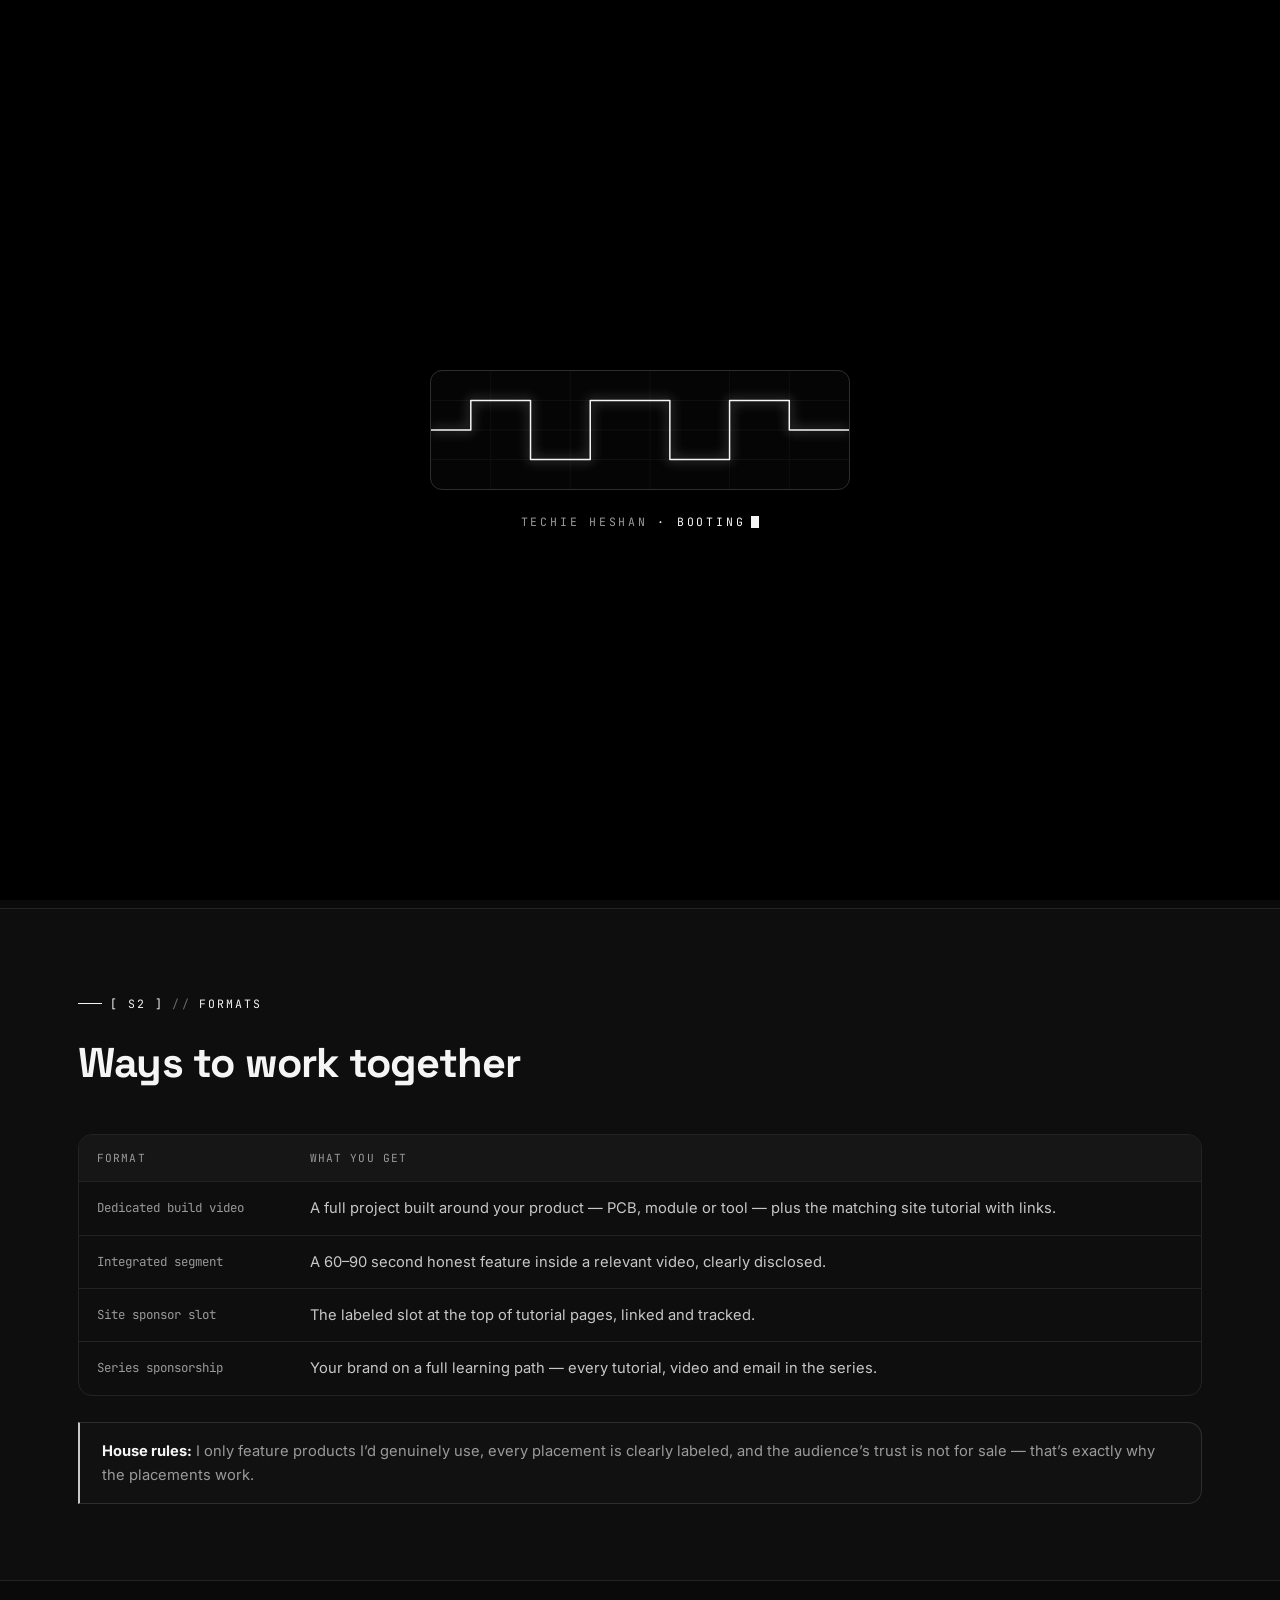
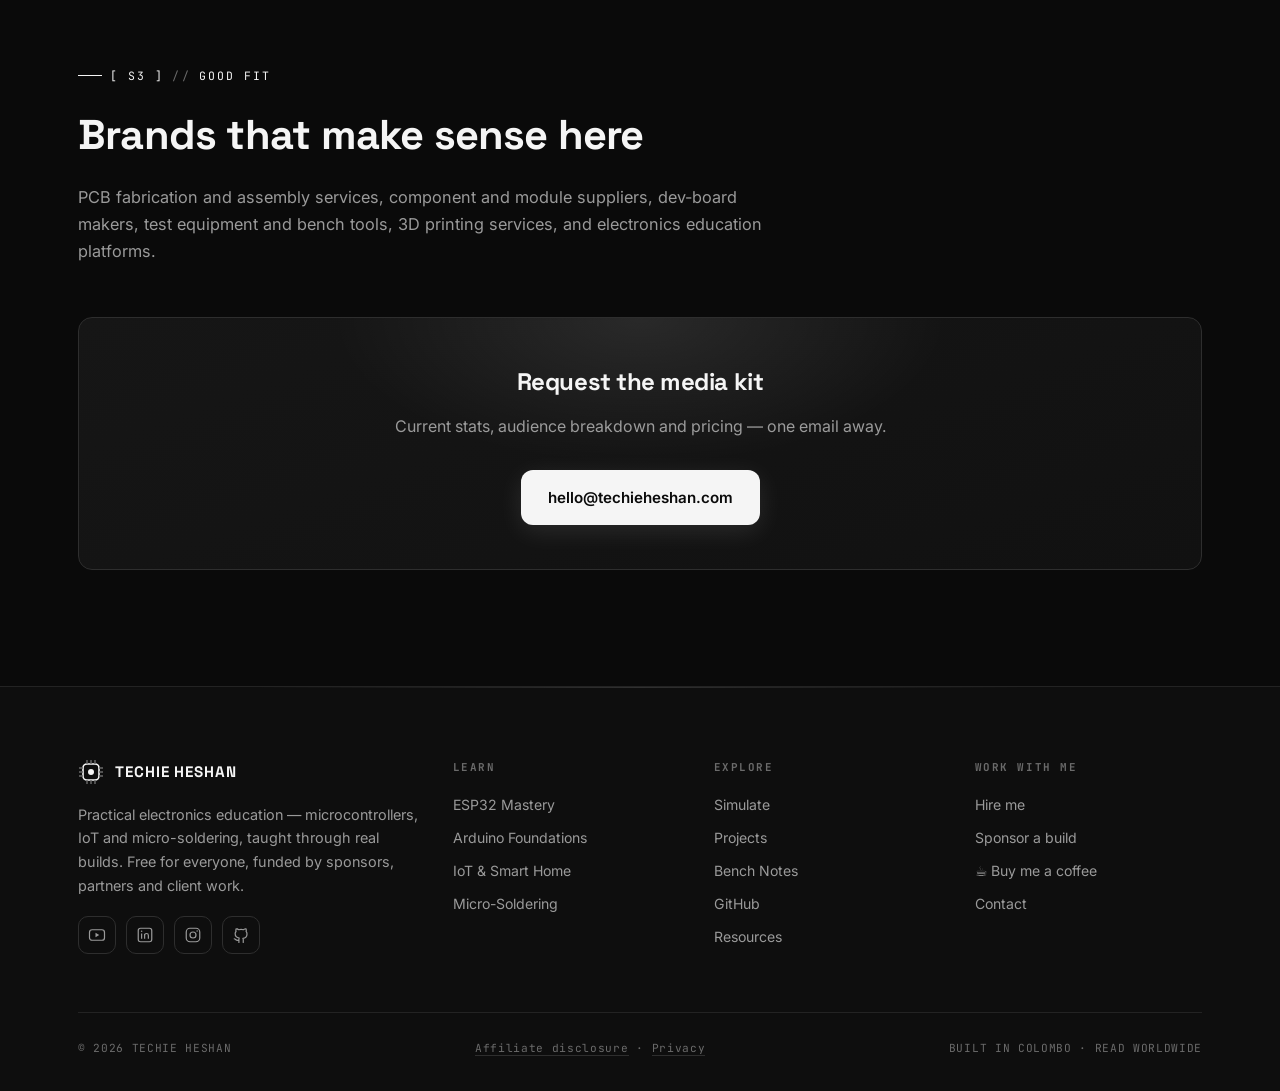
<file: sponsor.html>
<!DOCTYPE html>
<html lang="en">
<head>
<meta charset="UTF-8">
<meta name="viewport" content="width=device-width, initial-scale=1.0">
<title>Sponsor — Techie Heshan</title>
<meta name="description" content="Reach makers, students and engineers at the moment they choose parts.">
<meta property="og:title" content="Sponsor — Techie Heshan">
<meta property="og:description" content="Reach makers, students and engineers at the moment they choose parts.">
<meta name="theme-color" content="#0A0A0A">
<link rel="icon" type="image/svg+xml" href="assets/favicon.svg">
<link rel="preconnect" href="https://fonts.googleapis.com">
<link href="https://fonts.googleapis.com/css2?family=Space+Grotesk:wght@500;700&family=Inter:wght@400;500;600&family=JetBrains+Mono:wght@400;600&display=swap" rel="stylesheet">
<link rel="stylesheet" href="assets/style.css">
</head>
<body>
<div class="boot" id="boot">
  <div class="boot-scope"><svg viewBox="0 0 420 120" preserveAspectRatio="none" aria-hidden="true">
  <g class="grid-h"><line x1="0" y1="30" x2="420" y2="30"/><line x1="0" y1="60" x2="420" y2="60"/><line x1="0" y1="90" x2="420" y2="90"/></g>
  <g class="grid-v"><line x1="60" y1="0" x2="60" y2="120"/><line x1="140" y1="0" x2="140" y2="120"/><line x1="220" y1="0" x2="220" y2="120"/><line x1="300" y1="0" x2="300" y2="120"/><line x1="360" y1="0" x2="360" y2="120"/></g>
  <path class="trace" d="M0 60 L40 60 L40 30 L100 30 L100 90 L160 90 L160 30 L240 30 L240 90 L300 90 L300 30 L360 30 L360 60 L420 60"/>
</svg></div>
  <div class="boot-text">TECHIE HESHAN <b>&middot; BOOTING</b><span class="cur-b"></span></div>
</div>
<nav>
  <div class="nav-in">
    <a class="logo" href="index.html" aria-label="Techie Heshan home"><svg width="26" height="26" viewBox="0 0 26 26" fill="none" aria-hidden="true"><rect x="5" y="5" width="16" height="16" rx="4" stroke="#F5F5F5" stroke-width="1.6"/><circle cx="13" cy="13" r="3" fill="#F5F5F5"/><path d="M9 1v4M13 1v4M17 1v4M9 21v4M13 21v4M17 21v4M1 9h4M1 13h4M1 17h4M21 9h4M21 13h4M21 17h4" stroke="#6B6B6B" stroke-width="1.4"/></svg>TECHIE&nbsp;HESHAN</a>
    <div class="nav-links" id="navLinks">
      <a href="learn.html">Learn</a>
      <a href="simulate.html">Simulate</a>
      <a href="projects.html">Projects</a>
      <a href="blog.html">Blog</a>
      <a href="resources.html">Resources</a>
      <a href="about.html">About</a>
    </div>
    <div class="nav-cta">
      <a class="yt-link" href="https://www.youtube.com/@techieheshan" target="_blank" rel="noopener"><span class="rec"></span>YouTube</a>
      <a class="hire-btn magnetic" href="hire.html">Hire me</a>
      <button class="burger" id="burger" aria-label="Menu" aria-expanded="false">&#9776;</button>
    </div>
  </div>
</nav>
<header class="page-hero">
  <div class="wrap">
    <div class="crumb"><a href="index.html">Home</a><i>/</i><span>Sponsor</span></div>
    <h1>Put your brand <span class="glow">on the bench.</span></h1>
    <p class="sub">Techie Heshan reaches makers, students and engineers who buy dev boards, order PCBs and stock their first lab. If you make things they use, let&rsquo;s talk.</p>
  </div>
</header>

<section class="sec-tight" style="padding-top:80px">
  <div class="wrap">
    <div class="kick">[ S1 ] <i>//</i> AUDIENCE</div>
    <h2>Who you&rsquo;ll reach</h2>
    <p class="lead">Hands-on builders at the exact moment they&rsquo;re choosing parts, fabs and tools.</p>
    <!-- EDIT: replace placeholder numbers with your real channel/site stats -->
    <div class="stat-grid">
      <div class="stat-card reveal"><b>&mdash;</b><span>YouTube subscribers</span></div>
      <div class="stat-card reveal"><b>&mdash;</b><span>Monthly video views</span></div>
      <div class="stat-card reveal"><b>&mdash;</b><span>Monthly site readers</span></div>
      <div class="stat-card reveal"><b>Worldwide</b><span>English-language reach</span></div>
    </div>
  </div>
</section>

<section class="sec-tight" style="background:var(--bg2);border-top:1px solid var(--line);border-bottom:1px solid var(--line)">
  <div class="wrap">
    <div class="kick">[ S2 ] <i>//</i> FORMATS</div>
    <h2>Ways to work together</h2>
    <table class="spec reveal" style="margin-top:36px">
      <tr><th>Format</th><th>What you get</th></tr>
      <tr><td>Dedicated build video</td><td>A full project built around your product &mdash; PCB, module or tool &mdash; plus the matching site tutorial with links.</td></tr>
      <tr><td>Integrated segment</td><td>A 60&ndash;90 second honest feature inside a relevant video, clearly disclosed.</td></tr>
      <tr><td>Site sponsor slot</td><td>The labeled slot at the top of tutorial pages, linked and tracked.</td></tr>
      <tr><td>Series sponsorship</td><td>Your brand on a full learning path &mdash; every tutorial, video and email in the series.</td></tr>
    </table>
    <div class="note reveal" style="margin-top:26px"><b>House rules:</b> I only feature products I&rsquo;d genuinely use, every placement is clearly labeled, and the audience&rsquo;s trust is not for sale &mdash; that&rsquo;s exactly why the placements work.</div>
  </div>
</section>

<section class="sec-tight">
  <div class="wrap">
    <div class="kick">[ S3 ] <i>//</i> GOOD FIT</div>
    <h2>Brands that make sense here</h2>
    <p class="lead">PCB fabrication and assembly services, component and module suppliers, dev-board makers, test equipment and bench tools, 3D printing services, and electronics education platforms.</p>
    <div class="news reveal news-sm">
      <h2 style="font-size:1.5rem">Request the media kit</h2>
      <p>Current stats, audience breakdown and pricing &mdash; one email away.</p>
      <div class="cta-row" style="justify-content:center;margin:0">
        <!-- EDIT: set your real email address -->
        <a class="btn btn-solid magnetic" href="mailto:hello@techieheshan.com?subject=Sponsorship%20enquiry">hello@techieheshan.com</a>
      </div>
    </div>
  </div>
</section>
<footer>
  <div class="wrap">
    <div class="f-grid">
      <div>
        <div class="logo" style="margin-bottom:18px"><svg width="26" height="26" viewBox="0 0 26 26" fill="none" aria-hidden="true"><rect x="5" y="5" width="16" height="16" rx="4" stroke="#F5F5F5" stroke-width="1.6"/><circle cx="13" cy="13" r="3" fill="#F5F5F5"/><path d="M9 1v4M13 1v4M17 1v4M9 21v4M13 21v4M17 21v4M1 9h4M1 13h4M1 17h4M21 9h4M21 13h4M21 17h4" stroke="#6B6B6B" stroke-width="1.4"/></svg>TECHIE&nbsp;HESHAN</div>
        <p class="f-about">Practical electronics education &mdash; microcontrollers, IoT and micro-soldering, taught through real builds. Free for everyone, funded by sponsors, partners and client work.</p>
        <div class="f-social">
          <!-- EDIT: replace # with your real social URLs -->
          <a href="https://www.youtube.com/@techieheshan" target="_blank" rel="noopener" aria-label="YouTube"><svg width="18" height="18" viewBox="0 0 24 24" fill="none" stroke="currentColor" stroke-width="1.6" aria-hidden="true"><rect x="2" y="5" width="20" height="14" rx="3.5"/><path d="M10 9l5 3-5 3z" fill="currentColor" stroke="none"/></svg></a>
          <a href="#" target="_blank" rel="noopener" aria-label="LinkedIn"><svg width="18" height="18" viewBox="0 0 24 24" fill="none" stroke="currentColor" stroke-width="1.6" stroke-linejoin="round" aria-hidden="true"><rect x="3" y="3" width="18" height="18" rx="3"/><line x1="7.5" y1="10" x2="7.5" y2="17"/><circle cx="7.5" cy="7" r="1" fill="currentColor" stroke="none"/><path d="M11.5 17v-4.5a2.5 2.5 0 0 1 5 0V17M11.5 10.5v6.5"/></svg></a>
          <a href="#" target="_blank" rel="noopener" aria-label="Instagram"><svg width="18" height="18" viewBox="0 0 24 24" fill="none" stroke="currentColor" stroke-width="1.6" stroke-linecap="round" stroke-linejoin="round" aria-hidden="true"><rect x="3" y="3" width="18" height="18" rx="5"/><circle cx="12" cy="12" r="4"/><circle cx="17.5" cy="6.5" r="1" fill="currentColor" stroke="none"/></svg></a>
          <a href="https://github.com/techieheshan" target="_blank" rel="noopener" aria-label="GitHub"><svg width="18" height="18" viewBox="0 0 24 24" fill="none" stroke="currentColor" stroke-width="1.6" stroke-linecap="round" stroke-linejoin="round" aria-hidden="true"><path d="M9 19c-4 1.5-4-2-6-2m12 5v-3.5c0-1 .1-1.4-.5-2 2.8-.3 5.5-1.4 5.5-6 0-1.2-.4-2.3-1.2-3.2.4-1.2.3-2.5-.2-3.6 0 0-1-.3-3.4 1.3a11.6 11.6 0 0 0-6.2 0C6.6 3.4 5.6 3.7 5.6 3.7c-.5 1.1-.6 2.4-.2 3.6A4.7 4.7 0 0 0 4.2 10c0 4.6 2.7 5.7 5.5 6-.6.6-.6 1.3-.5 2V22"/></svg></a>
        </div>
      </div>
      <div>
        <h4>Learn</h4>
        <a href="learn.html#esp32">ESP32 Mastery</a>
        <a href="learn.html#arduino">Arduino Foundations</a>
        <a href="learn.html#iot">IoT &amp; Smart Home</a>
        <a href="learn.html#solder">Micro-Soldering</a>
      </div>
      <div>
        <h4>Explore</h4>
        <a href="simulate.html">Simulate</a>
      <a href="projects.html">Projects</a>
        <a href="blog.html">Bench Notes</a>
        <a href="https://github.com/techieheshan" target="_blank" rel="noopener">GitHub</a>
        <a href="resources.html">Resources</a>
      </div>
      <div>
        <h4>Work with me</h4>
        <a href="hire.html">Hire me</a>
        <a href="sponsor.html">Sponsor a build</a>
        <a href="hire.html#contact">&#9749; Buy me a coffee</a>
        <a href="hire.html#contact">Contact</a>
      </div>
    </div>
    <div class="f-bottom">
      <span>&copy; <span id="yr">2026</span> TECHIE HESHAN</span>
      <span><a href="legal.html#disclosure">Affiliate disclosure</a> &middot; <a href="legal.html#privacy">Privacy</a></span>
      <span>BUILT IN COLOMBO &middot; READ WORLDWIDE</span>
    </div>
  </div>
</footer>
<script src="assets/main.js"></script>
</body>
</html>
</file>
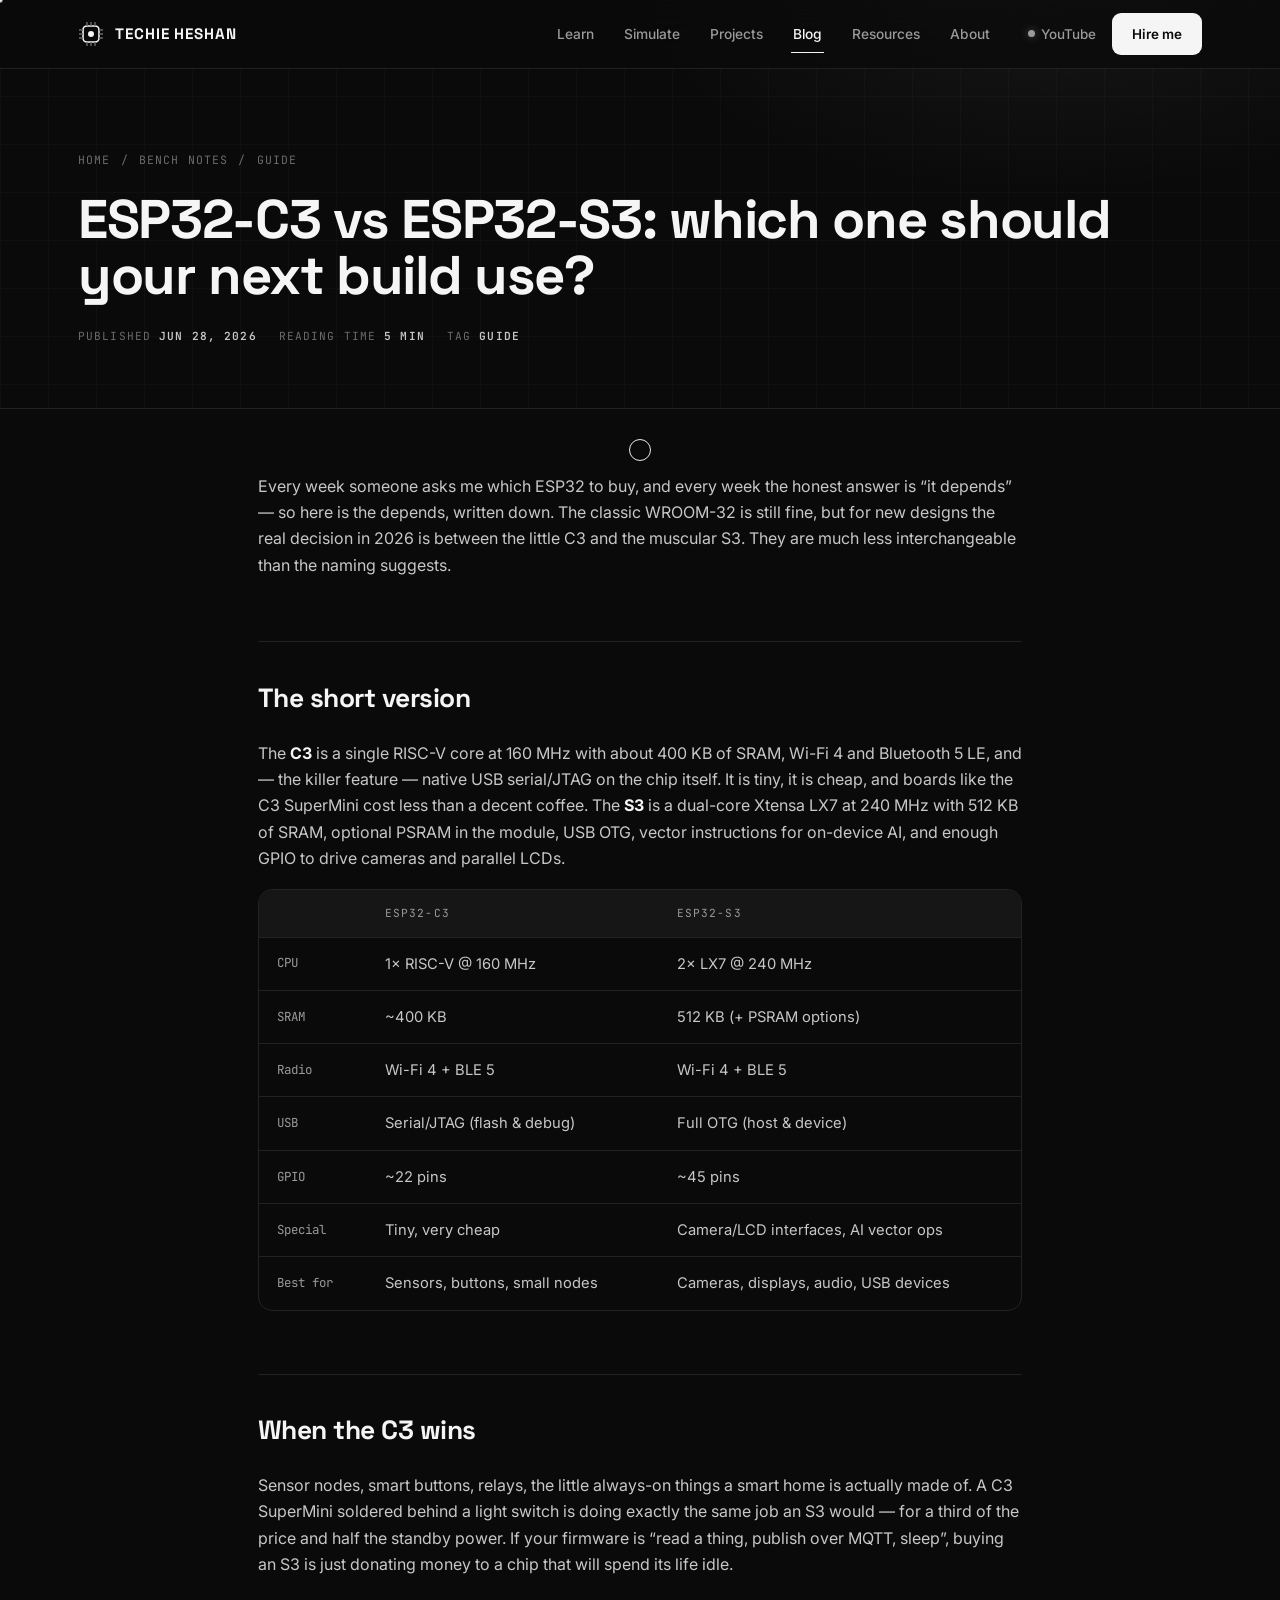
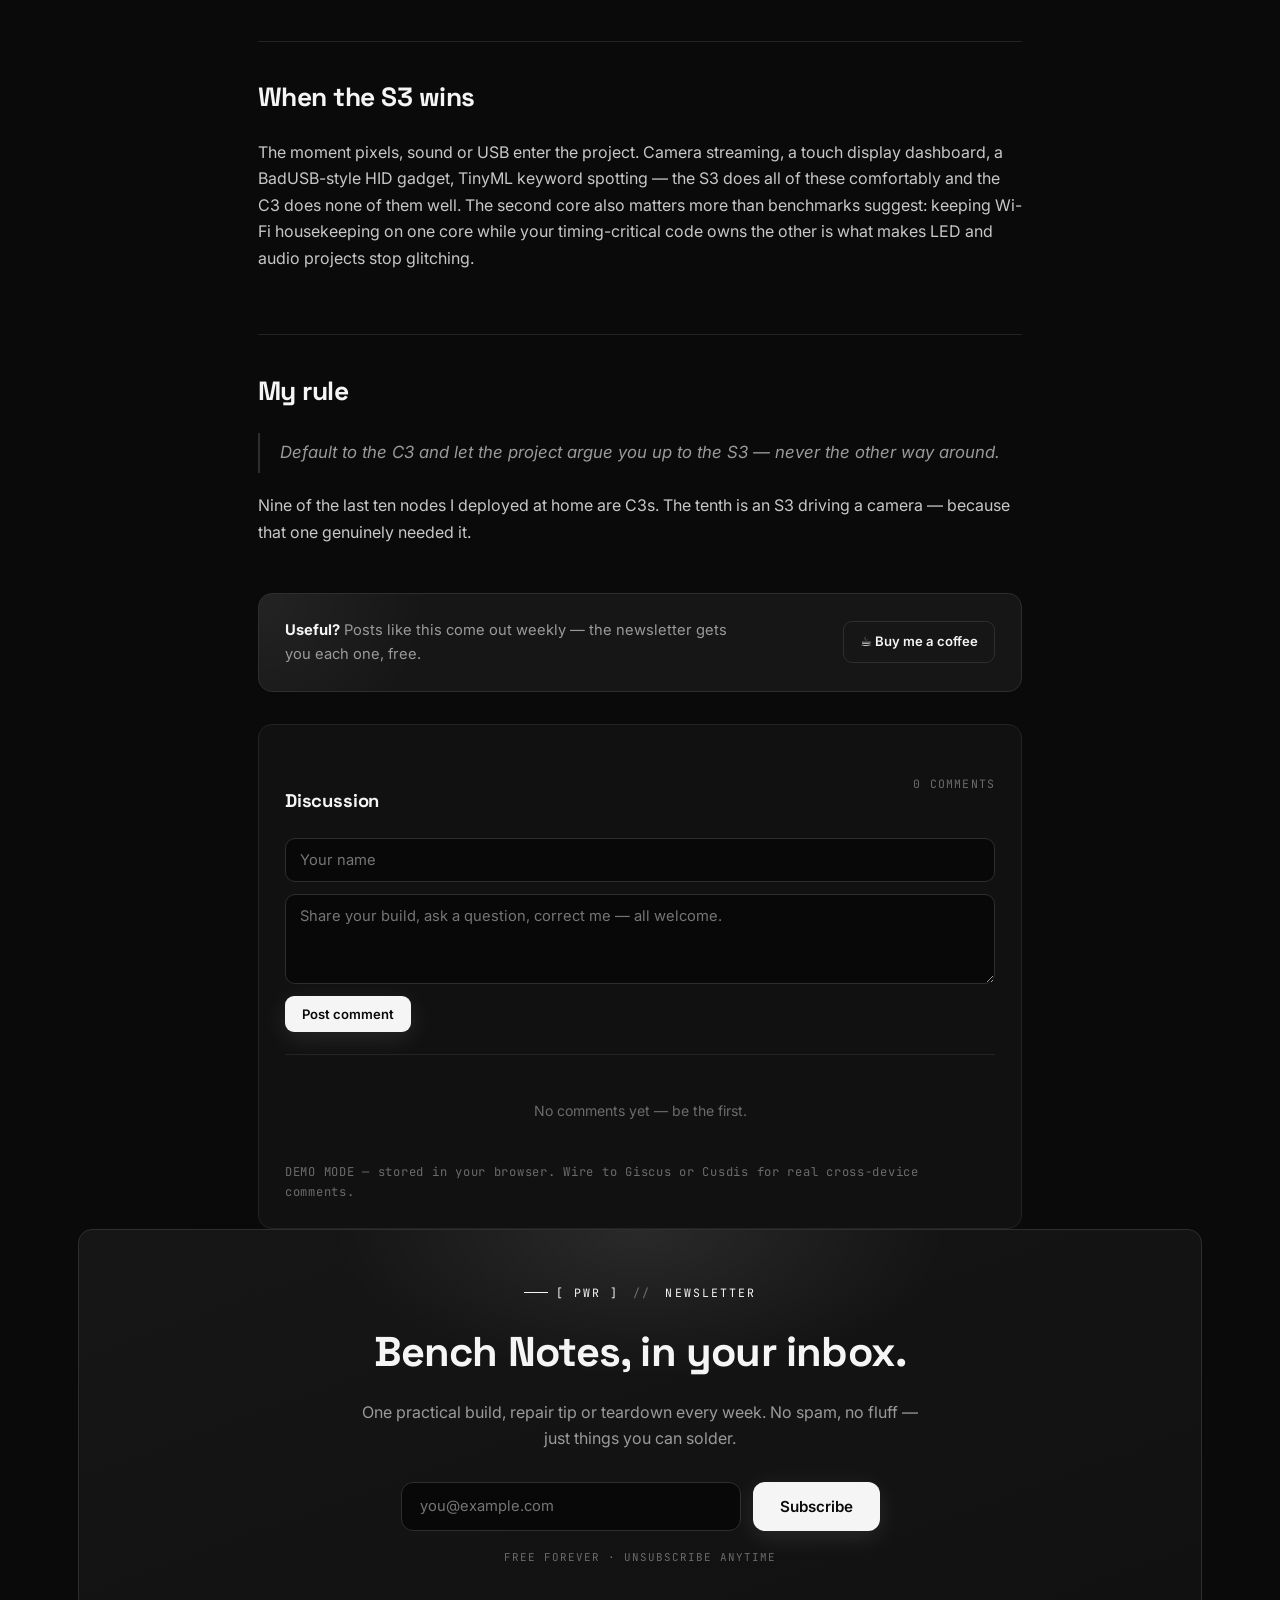
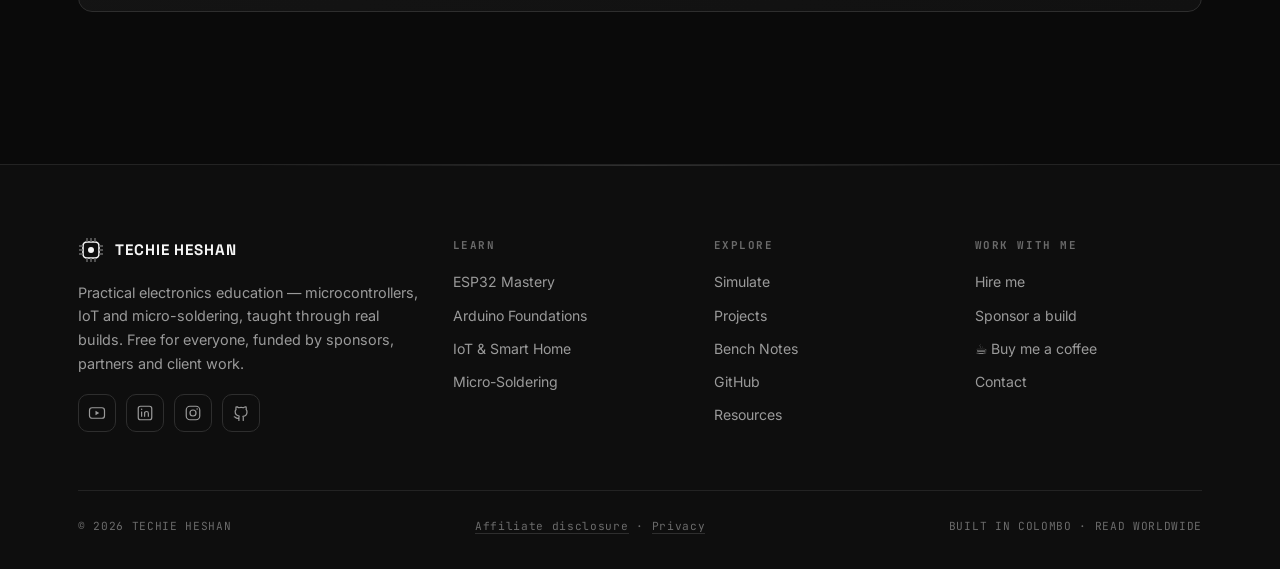
<file: blog/esp32-c3-vs-s3.html>
<!DOCTYPE html>
<html lang="en">
<head>
<meta charset="UTF-8">
<meta name="viewport" content="width=device-width, initial-scale=1.0">
<title>ESP32-C3 vs ESP32-S3 — Techie Heshan</title>
<meta name="description" content="A plain-language comparison of the C3 and S3.">
<meta property="og:title" content="ESP32-C3 vs ESP32-S3 — Techie Heshan">
<meta property="og:description" content="A plain-language comparison of the C3 and S3.">
<meta name="theme-color" content="#0A0A0A">
<link rel="icon" type="image/svg+xml" href="../assets/favicon.svg">
<link rel="preconnect" href="https://fonts.googleapis.com">
<link href="https://fonts.googleapis.com/css2?family=Space+Grotesk:wght@500;700&family=Inter:wght@400;500;600&family=JetBrains+Mono:wght@400;600&display=swap" rel="stylesheet">
<link rel="stylesheet" href="../assets/style.css">
</head>
<body>
<div class="boot" id="boot">
  <div class="boot-scope"><svg viewBox="0 0 420 120" preserveAspectRatio="none" aria-hidden="true">
  <g class="grid-h"><line x1="0" y1="30" x2="420" y2="30"/><line x1="0" y1="60" x2="420" y2="60"/><line x1="0" y1="90" x2="420" y2="90"/></g>
  <g class="grid-v"><line x1="60" y1="0" x2="60" y2="120"/><line x1="140" y1="0" x2="140" y2="120"/><line x1="220" y1="0" x2="220" y2="120"/><line x1="300" y1="0" x2="300" y2="120"/><line x1="360" y1="0" x2="360" y2="120"/></g>
  <path class="trace" d="M0 60 L40 60 L40 30 L100 30 L100 90 L160 90 L160 30 L240 30 L240 90 L300 90 L300 30 L360 30 L360 60 L420 60"/>
</svg></div>
  <div class="boot-text">TECHIE HESHAN <b>&middot; BOOTING</b><span class="cur-b"></span></div>
</div>
<nav>
  <div class="nav-in">
    <a class="logo" href="../index.html" aria-label="Techie Heshan home"><svg width="26" height="26" viewBox="0 0 26 26" fill="none" aria-hidden="true"><rect x="5" y="5" width="16" height="16" rx="4" stroke="#F5F5F5" stroke-width="1.6"/><circle cx="13" cy="13" r="3" fill="#F5F5F5"/><path d="M9 1v4M13 1v4M17 1v4M9 21v4M13 21v4M17 21v4M1 9h4M1 13h4M1 17h4M21 9h4M21 13h4M21 17h4" stroke="#6B6B6B" stroke-width="1.4"/></svg>TECHIE&nbsp;HESHAN</a>
    <div class="nav-links" id="navLinks">
      <a href="../learn.html">Learn</a>
      <a href="../simulate.html">Simulate</a>
      <a href="../projects.html">Projects</a>
      <a href="../blog.html" class="active">Blog</a>
      <a href="../resources.html">Resources</a>
      <a href="../about.html">About</a>
    </div>
    <div class="nav-cta">
      <a class="yt-link" href="https://www.youtube.com/@techieheshan" target="_blank" rel="noopener"><span class="rec"></span>YouTube</a>
      <a class="hire-btn magnetic" href="../hire.html">Hire me</a>
      <button class="burger" id="burger" aria-label="Menu" aria-expanded="false">&#9776;</button>
    </div>
  </div>
</nav>
<header class="page-hero">
  <div class="wrap">
    <div class="crumb"><a href="../index.html">Home</a><i>/</i><a href="../blog.html">Bench Notes</a><i>/</i><span>Guide</span></div>
    <h1>ESP32-C3 vs ESP32-S3: which one should your next build use?</h1>
    <div class="art-meta">
      <span>PUBLISHED <b>JUN 28, 2026</b></span>
      <span>READING TIME <b>5 MIN</b></span>
      <span>TAG <b>GUIDE</b></span>
    </div>
  </div>
</header>

<div class="wrap-narrow" style="padding-top:64px">
  <article class="prose">
    <p>Every week someone asks me which ESP32 to buy, and every week the honest answer is &ldquo;it depends&rdquo; &mdash; so here is the depends, written down. The classic WROOM-32 is still fine, but for new designs the real decision in 2026 is between the little C3 and the muscular S3. They are much less interchangeable than the naming suggests.</p>

<h2>The short version</h2>
<p>The <strong>C3</strong> is a single RISC-V core at 160&nbsp;MHz with about 400&nbsp;KB of SRAM, Wi-Fi 4 and Bluetooth 5 LE, and &mdash; the killer feature &mdash; native USB serial/JTAG on the chip itself. It is tiny, it is cheap, and boards like the C3 SuperMini cost less than a decent coffee. The <strong>S3</strong> is a dual-core Xtensa LX7 at 240&nbsp;MHz with 512&nbsp;KB of SRAM, optional PSRAM in the module, USB OTG, vector instructions for on-device AI, and enough GPIO to drive cameras and parallel LCDs.</p>

<table class="spec">
  <tr><th></th><th>ESP32-C3</th><th>ESP32-S3</th></tr>
  <tr><td>CPU</td><td>1&times; RISC-V @ 160 MHz</td><td>2&times; LX7 @ 240 MHz</td></tr>
  <tr><td>SRAM</td><td>~400 KB</td><td>512 KB (+ PSRAM options)</td></tr>
  <tr><td>Radio</td><td>Wi-Fi 4 + BLE 5</td><td>Wi-Fi 4 + BLE 5</td></tr>
  <tr><td>USB</td><td>Serial/JTAG (flash &amp; debug)</td><td>Full OTG (host &amp; device)</td></tr>
  <tr><td>GPIO</td><td>~22 pins</td><td>~45 pins</td></tr>
  <tr><td>Special</td><td>Tiny, very cheap</td><td>Camera/LCD interfaces, AI vector ops</td></tr>
  <tr><td>Best for</td><td>Sensors, buttons, small nodes</td><td>Cameras, displays, audio, USB devices</td></tr>
</table>

<h2>When the C3 wins</h2>
<p>Sensor nodes, smart buttons, relays, the little always-on things a smart home is actually made of. A C3 SuperMini soldered behind a light switch is doing exactly the same job an S3 would &mdash; for a third of the price and half the standby power. If your firmware is &ldquo;read a thing, publish over MQTT, sleep&rdquo;, buying an S3 is just donating money to a chip that will spend its life idle.</p>

<h2>When the S3 wins</h2>
<p>The moment pixels, sound or USB enter the project. Camera streaming, a touch display dashboard, a BadUSB-style HID gadget, TinyML keyword spotting &mdash; the S3 does all of these comfortably and the C3 does none of them well. The second core also matters more than benchmarks suggest: keeping Wi-Fi housekeeping on one core while your timing-critical code owns the other is what makes LED and audio projects stop glitching.</p>

<h2>My rule</h2>
<blockquote>Default to the C3 and let the project argue you up to the S3 &mdash; never the other way around.</blockquote>
<p>Nine of the last ten nodes I deployed at home are C3s. The tenth is an S3 driving a camera &mdash; because that one genuinely needed it.</p>

    <div class="support reveal">
      <p><b>Useful?</b> Posts like this come out weekly &mdash; the newsletter gets you each one, free.</p>
      <span class="s-actions">
        <a class="btn btn-ghost btn-sm magnetic" href="#">&#9749; Buy me a coffee</a>
      </span>
    </div>

    <div class="comments" id="comments">
  <div class="comments-head">
    <h3>Discussion</h3>
    <span class="count" id="cCount">0 comments</span>
  </div>
  <form class="c-form" id="cForm" data-scope="blog/esp32-c3-vs-s3" onsubmit="return false">
    <input type="text" name="name" placeholder="Your name" maxlength="40" required>
    <textarea name="msg" placeholder="Share your build, ask a question, correct me &mdash; all welcome." maxlength="900" required></textarea>
    <button type="submit" class="btn btn-solid btn-sm magnetic">Post comment</button>
  </form>
  <div class="c-list" id="cList"></div>
  <p style="color:var(--muted2);font-size:.76rem;margin-top:18px;font-family:var(--mono);letter-spacing:.06em">DEMO MODE &mdash; stored in your browser. Wire to Giscus or Cusdis for real cross-device comments.</p>
</div>

  </article>
</div>

<section id="subscribe" style="padding-top:0">
  <div class="wrap">
    <div class="news news-sm reveal">
      <div class="kick" style="justify-content:center;display:inline-flex">[ PWR ] <i style="margin:0 6px">//</i> NEWSLETTER</div>
      <h2>Bench Notes, in your inbox.</h2>
      <p>One practical build, repair tip or teardown every week. No spam, no fluff &mdash; just things you can solder.</p>
      <div class="news-row">
        <input type="email" id="nlEmail" placeholder="you@example.com" aria-label="Email address">
        <button class="btn btn-solid magnetic" id="nlBtn">Subscribe</button>
      </div>
      <div class="news-note" id="nlNote">Free forever &middot; Unsubscribe anytime</div>
    </div>
  </div>
</section>

<footer>
  <div class="wrap">
    <div class="f-grid">
      <div>
        <div class="logo" style="margin-bottom:18px"><svg width="26" height="26" viewBox="0 0 26 26" fill="none" aria-hidden="true"><rect x="5" y="5" width="16" height="16" rx="4" stroke="#F5F5F5" stroke-width="1.6"/><circle cx="13" cy="13" r="3" fill="#F5F5F5"/><path d="M9 1v4M13 1v4M17 1v4M9 21v4M13 21v4M17 21v4M1 9h4M1 13h4M1 17h4M21 9h4M21 13h4M21 17h4" stroke="#6B6B6B" stroke-width="1.4"/></svg>TECHIE&nbsp;HESHAN</div>
        <p class="f-about">Practical electronics education &mdash; microcontrollers, IoT and micro-soldering, taught through real builds. Free for everyone, funded by sponsors, partners and client work.</p>
        <div class="f-social">
          <!-- EDIT: replace # with your real social URLs -->
          <a href="https://www.youtube.com/@techieheshan" target="_blank" rel="noopener" aria-label="YouTube"><svg width="18" height="18" viewBox="0 0 24 24" fill="none" stroke="currentColor" stroke-width="1.6" aria-hidden="true"><rect x="2" y="5" width="20" height="14" rx="3.5"/><path d="M10 9l5 3-5 3z" fill="currentColor" stroke="none"/></svg></a>
          <a href="#" target="_blank" rel="noopener" aria-label="LinkedIn"><svg width="18" height="18" viewBox="0 0 24 24" fill="none" stroke="currentColor" stroke-width="1.6" stroke-linejoin="round" aria-hidden="true"><rect x="3" y="3" width="18" height="18" rx="3"/><line x1="7.5" y1="10" x2="7.5" y2="17"/><circle cx="7.5" cy="7" r="1" fill="currentColor" stroke="none"/><path d="M11.5 17v-4.5a2.5 2.5 0 0 1 5 0V17M11.5 10.5v6.5"/></svg></a>
          <a href="#" target="_blank" rel="noopener" aria-label="Instagram"><svg width="18" height="18" viewBox="0 0 24 24" fill="none" stroke="currentColor" stroke-width="1.6" stroke-linecap="round" stroke-linejoin="round" aria-hidden="true"><rect x="3" y="3" width="18" height="18" rx="5"/><circle cx="12" cy="12" r="4"/><circle cx="17.5" cy="6.5" r="1" fill="currentColor" stroke="none"/></svg></a>
          <a href="https://github.com/techieheshan" target="_blank" rel="noopener" aria-label="GitHub"><svg width="18" height="18" viewBox="0 0 24 24" fill="none" stroke="currentColor" stroke-width="1.6" stroke-linecap="round" stroke-linejoin="round" aria-hidden="true"><path d="M9 19c-4 1.5-4-2-6-2m12 5v-3.5c0-1 .1-1.4-.5-2 2.8-.3 5.5-1.4 5.5-6 0-1.2-.4-2.3-1.2-3.2.4-1.2.3-2.5-.2-3.6 0 0-1-.3-3.4 1.3a11.6 11.6 0 0 0-6.2 0C6.6 3.4 5.6 3.7 5.6 3.7c-.5 1.1-.6 2.4-.2 3.6A4.7 4.7 0 0 0 4.2 10c0 4.6 2.7 5.7 5.5 6-.6.6-.6 1.3-.5 2V22"/></svg></a>
        </div>
      </div>
      <div>
        <h4>Learn</h4>
        <a href="../learn.html#esp32">ESP32 Mastery</a>
        <a href="../learn.html#arduino">Arduino Foundations</a>
        <a href="../learn.html#iot">IoT &amp; Smart Home</a>
        <a href="../learn.html#solder">Micro-Soldering</a>
      </div>
      <div>
        <h4>Explore</h4>
        <a href="../simulate.html">Simulate</a>
      <a href="../projects.html">Projects</a>
        <a href="../blog.html">Bench Notes</a>
        <a href="https://github.com/techieheshan" target="_blank" rel="noopener">GitHub</a>
        <a href="../resources.html">Resources</a>
      </div>
      <div>
        <h4>Work with me</h4>
        <a href="../hire.html">Hire me</a>
        <a href="../sponsor.html">Sponsor a build</a>
        <a href="../hire.html#contact">&#9749; Buy me a coffee</a>
        <a href="../hire.html#contact">Contact</a>
      </div>
    </div>
    <div class="f-bottom">
      <span>&copy; <span id="yr">2026</span> TECHIE HESHAN</span>
      <span><a href="../legal.html#disclosure">Affiliate disclosure</a> &middot; <a href="../legal.html#privacy">Privacy</a></span>
      <span>BUILT IN COLOMBO &middot; READ WORLDWIDE</span>
    </div>
  </div>
</footer>
<script src="../assets/main.js"></script>
</body>
</html>
</file>
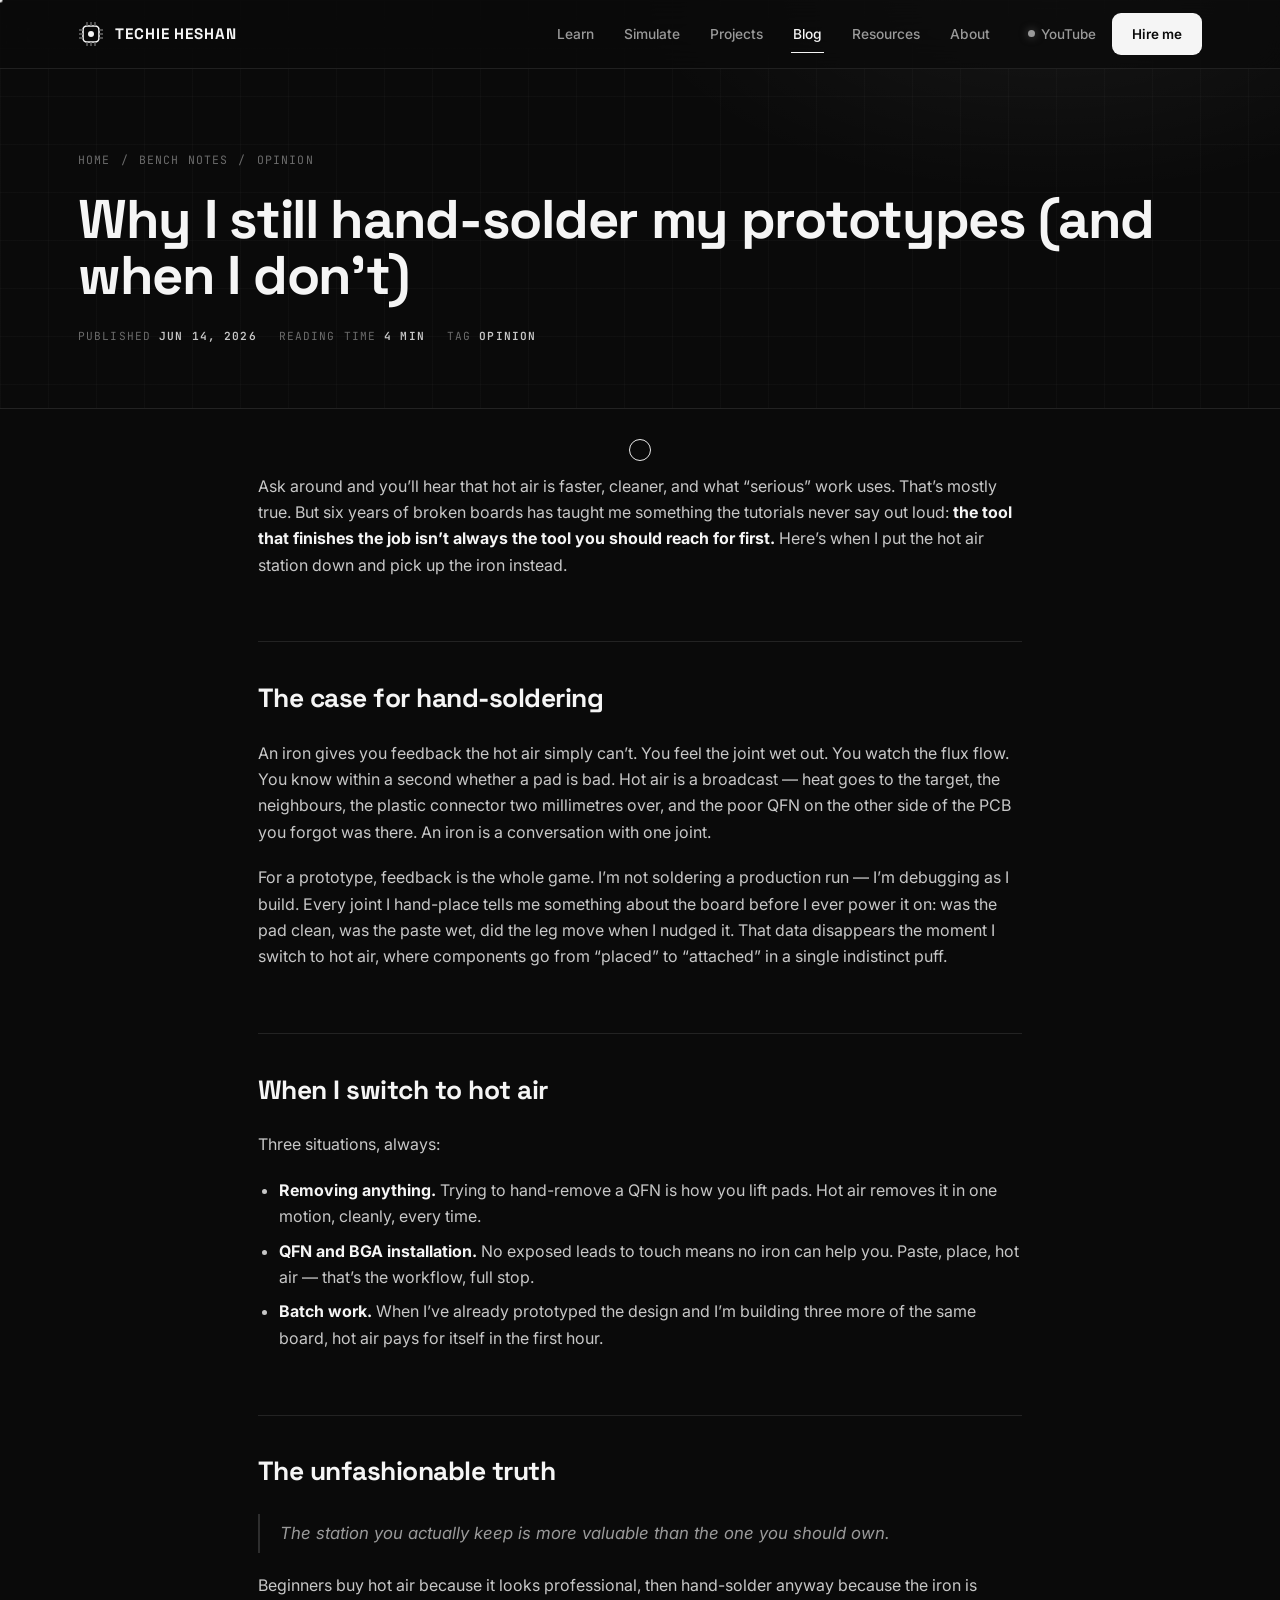
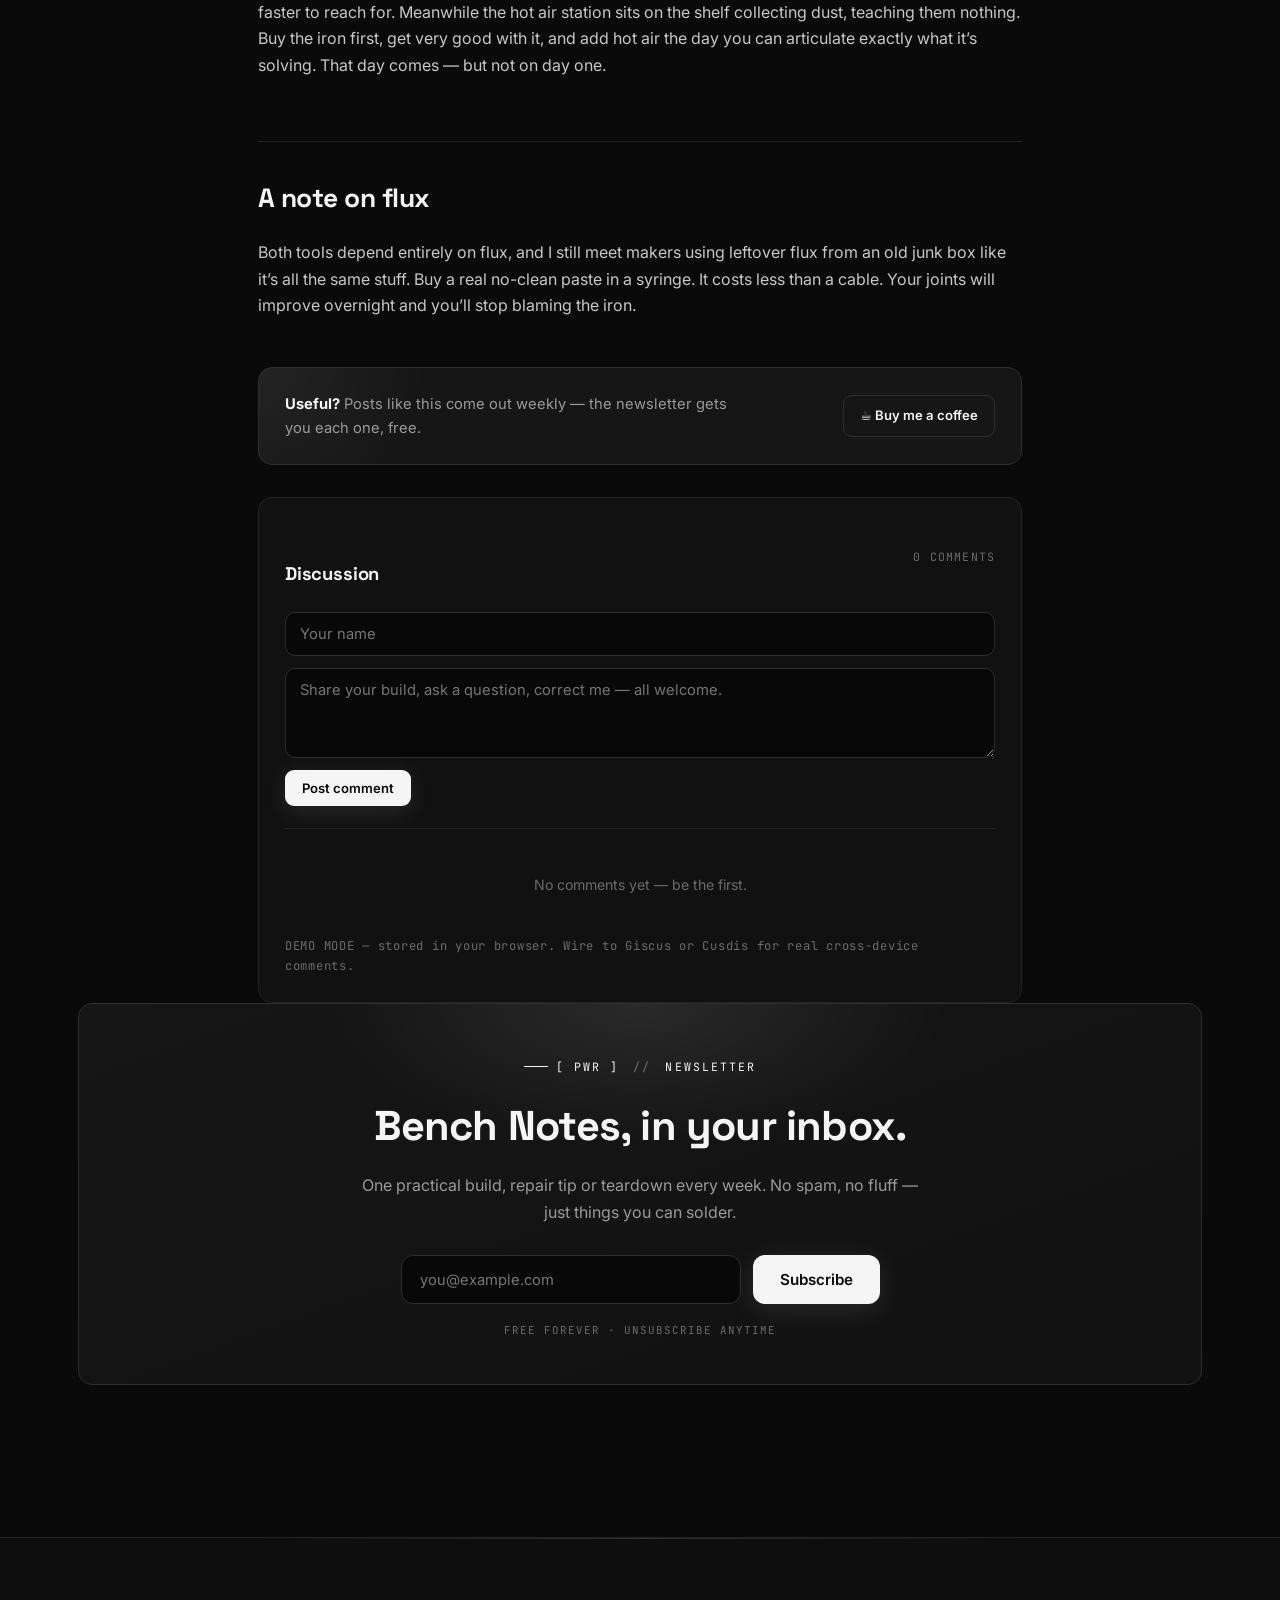
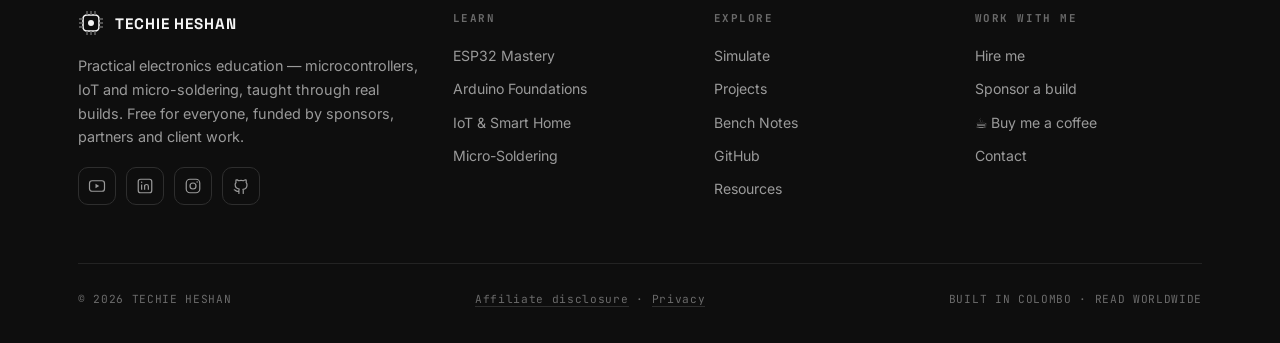
<file: blog/handsolder-vs-hotair.html>
<!DOCTYPE html>
<html lang="en">
<head>
<meta charset="UTF-8">
<meta name="viewport" content="width=device-width, initial-scale=1.0">
<title>Why I Still Hand-Solder — Techie Heshan</title>
<meta name="description" content="When to reach for the iron vs hot air, from six years at the bench.">
<meta property="og:title" content="Why I Still Hand-Solder — Techie Heshan">
<meta property="og:description" content="When to reach for the iron vs hot air, from six years at the bench.">
<meta name="theme-color" content="#0A0A0A">
<link rel="icon" type="image/svg+xml" href="../assets/favicon.svg">
<link rel="preconnect" href="https://fonts.googleapis.com">
<link href="https://fonts.googleapis.com/css2?family=Space+Grotesk:wght@500;700&family=Inter:wght@400;500;600&family=JetBrains+Mono:wght@400;600&display=swap" rel="stylesheet">
<link rel="stylesheet" href="../assets/style.css">
</head>
<body>
<div class="boot" id="boot">
  <div class="boot-scope"><svg viewBox="0 0 420 120" preserveAspectRatio="none" aria-hidden="true">
  <g class="grid-h"><line x1="0" y1="30" x2="420" y2="30"/><line x1="0" y1="60" x2="420" y2="60"/><line x1="0" y1="90" x2="420" y2="90"/></g>
  <g class="grid-v"><line x1="60" y1="0" x2="60" y2="120"/><line x1="140" y1="0" x2="140" y2="120"/><line x1="220" y1="0" x2="220" y2="120"/><line x1="300" y1="0" x2="300" y2="120"/><line x1="360" y1="0" x2="360" y2="120"/></g>
  <path class="trace" d="M0 60 L40 60 L40 30 L100 30 L100 90 L160 90 L160 30 L240 30 L240 90 L300 90 L300 30 L360 30 L360 60 L420 60"/>
</svg></div>
  <div class="boot-text">TECHIE HESHAN <b>&middot; BOOTING</b><span class="cur-b"></span></div>
</div>
<nav>
  <div class="nav-in">
    <a class="logo" href="../index.html" aria-label="Techie Heshan home"><svg width="26" height="26" viewBox="0 0 26 26" fill="none" aria-hidden="true"><rect x="5" y="5" width="16" height="16" rx="4" stroke="#F5F5F5" stroke-width="1.6"/><circle cx="13" cy="13" r="3" fill="#F5F5F5"/><path d="M9 1v4M13 1v4M17 1v4M9 21v4M13 21v4M17 21v4M1 9h4M1 13h4M1 17h4M21 9h4M21 13h4M21 17h4" stroke="#6B6B6B" stroke-width="1.4"/></svg>TECHIE&nbsp;HESHAN</a>
    <div class="nav-links" id="navLinks">
      <a href="../learn.html">Learn</a>
      <a href="../simulate.html">Simulate</a>
      <a href="../projects.html">Projects</a>
      <a href="../blog.html" class="active">Blog</a>
      <a href="../resources.html">Resources</a>
      <a href="../about.html">About</a>
    </div>
    <div class="nav-cta">
      <a class="yt-link" href="https://www.youtube.com/@techieheshan" target="_blank" rel="noopener"><span class="rec"></span>YouTube</a>
      <a class="hire-btn magnetic" href="../hire.html">Hire me</a>
      <button class="burger" id="burger" aria-label="Menu" aria-expanded="false">&#9776;</button>
    </div>
  </div>
</nav>
<header class="page-hero">
  <div class="wrap">
    <div class="crumb"><a href="../index.html">Home</a><i>/</i><a href="../blog.html">Bench Notes</a><i>/</i><span>Opinion</span></div>
    <h1>Why I still hand-solder my prototypes (and when I don&rsquo;t)</h1>
    <div class="art-meta">
      <span>PUBLISHED <b>JUN 14, 2026</b></span>
      <span>READING TIME <b>4 MIN</b></span>
      <span>TAG <b>OPINION</b></span>
    </div>
  </div>
</header>

<div class="wrap-narrow" style="padding-top:64px">
  <article class="prose">
    <p>Ask around and you&rsquo;ll hear that hot air is faster, cleaner, and what &ldquo;serious&rdquo; work uses. That&rsquo;s mostly true. But six years of broken boards has taught me something the tutorials never say out loud: <strong>the tool that finishes the job isn&rsquo;t always the tool you should reach for first.</strong> Here&rsquo;s when I put the hot air station down and pick up the iron instead.</p>

<h2>The case for hand-soldering</h2>
<p>An iron gives you feedback the hot air simply can&rsquo;t. You feel the joint wet out. You watch the flux flow. You know within a second whether a pad is bad. Hot air is a broadcast &mdash; heat goes to the target, the neighbours, the plastic connector two millimetres over, and the poor QFN on the other side of the PCB you forgot was there. An iron is a conversation with one joint.</p>

<p>For a prototype, feedback is the whole game. I&rsquo;m not soldering a production run &mdash; I&rsquo;m debugging as I build. Every joint I hand-place tells me something about the board before I ever power it on: was the pad clean, was the paste wet, did the leg move when I nudged it. That data disappears the moment I switch to hot air, where components go from &ldquo;placed&rdquo; to &ldquo;attached&rdquo; in a single indistinct puff.</p>

<h2>When I switch to hot air</h2>
<p>Three situations, always:</p>
<ul>
  <li><strong>Removing anything.</strong> Trying to hand-remove a QFN is how you lift pads. Hot air removes it in one motion, cleanly, every time.</li>
  <li><strong>QFN and BGA installation.</strong> No exposed leads to touch means no iron can help you. Paste, place, hot air &mdash; that&rsquo;s the workflow, full stop.</li>
  <li><strong>Batch work.</strong> When I&rsquo;ve already prototyped the design and I&rsquo;m building three more of the same board, hot air pays for itself in the first hour.</li>
</ul>

<h2>The unfashionable truth</h2>
<blockquote>The station you actually keep is more valuable than the one you should own.</blockquote>
<p>Beginners buy hot air because it looks professional, then hand-solder anyway because the iron is faster to reach for. Meanwhile the hot air station sits on the shelf collecting dust, teaching them nothing. Buy the iron first, get very good with it, and add hot air the day you can articulate exactly what it&rsquo;s solving. That day comes &mdash; but not on day one.</p>

<h2>A note on flux</h2>
<p>Both tools depend entirely on flux, and I still meet makers using leftover flux from an old junk box like it&rsquo;s all the same stuff. Buy a real no-clean paste in a syringe. It costs less than a cable. Your joints will improve overnight and you&rsquo;ll stop blaming the iron.</p>

    <div class="support reveal">
      <p><b>Useful?</b> Posts like this come out weekly &mdash; the newsletter gets you each one, free.</p>
      <span class="s-actions">
        <a class="btn btn-ghost btn-sm magnetic" href="#">&#9749; Buy me a coffee</a>
      </span>
    </div>

    <div class="comments" id="comments">
  <div class="comments-head">
    <h3>Discussion</h3>
    <span class="count" id="cCount">0 comments</span>
  </div>
  <form class="c-form" id="cForm" data-scope="blog/handsolder-vs-hotair" onsubmit="return false">
    <input type="text" name="name" placeholder="Your name" maxlength="40" required>
    <textarea name="msg" placeholder="Share your build, ask a question, correct me &mdash; all welcome." maxlength="900" required></textarea>
    <button type="submit" class="btn btn-solid btn-sm magnetic">Post comment</button>
  </form>
  <div class="c-list" id="cList"></div>
  <p style="color:var(--muted2);font-size:.76rem;margin-top:18px;font-family:var(--mono);letter-spacing:.06em">DEMO MODE &mdash; stored in your browser. Wire to Giscus or Cusdis for real cross-device comments.</p>
</div>

  </article>
</div>

<section id="subscribe" style="padding-top:0">
  <div class="wrap">
    <div class="news news-sm reveal">
      <div class="kick" style="justify-content:center;display:inline-flex">[ PWR ] <i style="margin:0 6px">//</i> NEWSLETTER</div>
      <h2>Bench Notes, in your inbox.</h2>
      <p>One practical build, repair tip or teardown every week. No spam, no fluff &mdash; just things you can solder.</p>
      <div class="news-row">
        <input type="email" id="nlEmail" placeholder="you@example.com" aria-label="Email address">
        <button class="btn btn-solid magnetic" id="nlBtn">Subscribe</button>
      </div>
      <div class="news-note" id="nlNote">Free forever &middot; Unsubscribe anytime</div>
    </div>
  </div>
</section>

<footer>
  <div class="wrap">
    <div class="f-grid">
      <div>
        <div class="logo" style="margin-bottom:18px"><svg width="26" height="26" viewBox="0 0 26 26" fill="none" aria-hidden="true"><rect x="5" y="5" width="16" height="16" rx="4" stroke="#F5F5F5" stroke-width="1.6"/><circle cx="13" cy="13" r="3" fill="#F5F5F5"/><path d="M9 1v4M13 1v4M17 1v4M9 21v4M13 21v4M17 21v4M1 9h4M1 13h4M1 17h4M21 9h4M21 13h4M21 17h4" stroke="#6B6B6B" stroke-width="1.4"/></svg>TECHIE&nbsp;HESHAN</div>
        <p class="f-about">Practical electronics education &mdash; microcontrollers, IoT and micro-soldering, taught through real builds. Free for everyone, funded by sponsors, partners and client work.</p>
        <div class="f-social">
          <!-- EDIT: replace # with your real social URLs -->
          <a href="https://www.youtube.com/@techieheshan" target="_blank" rel="noopener" aria-label="YouTube"><svg width="18" height="18" viewBox="0 0 24 24" fill="none" stroke="currentColor" stroke-width="1.6" aria-hidden="true"><rect x="2" y="5" width="20" height="14" rx="3.5"/><path d="M10 9l5 3-5 3z" fill="currentColor" stroke="none"/></svg></a>
          <a href="#" target="_blank" rel="noopener" aria-label="LinkedIn"><svg width="18" height="18" viewBox="0 0 24 24" fill="none" stroke="currentColor" stroke-width="1.6" stroke-linejoin="round" aria-hidden="true"><rect x="3" y="3" width="18" height="18" rx="3"/><line x1="7.5" y1="10" x2="7.5" y2="17"/><circle cx="7.5" cy="7" r="1" fill="currentColor" stroke="none"/><path d="M11.5 17v-4.5a2.5 2.5 0 0 1 5 0V17M11.5 10.5v6.5"/></svg></a>
          <a href="#" target="_blank" rel="noopener" aria-label="Instagram"><svg width="18" height="18" viewBox="0 0 24 24" fill="none" stroke="currentColor" stroke-width="1.6" stroke-linecap="round" stroke-linejoin="round" aria-hidden="true"><rect x="3" y="3" width="18" height="18" rx="5"/><circle cx="12" cy="12" r="4"/><circle cx="17.5" cy="6.5" r="1" fill="currentColor" stroke="none"/></svg></a>
          <a href="https://github.com/techieheshan" target="_blank" rel="noopener" aria-label="GitHub"><svg width="18" height="18" viewBox="0 0 24 24" fill="none" stroke="currentColor" stroke-width="1.6" stroke-linecap="round" stroke-linejoin="round" aria-hidden="true"><path d="M9 19c-4 1.5-4-2-6-2m12 5v-3.5c0-1 .1-1.4-.5-2 2.8-.3 5.5-1.4 5.5-6 0-1.2-.4-2.3-1.2-3.2.4-1.2.3-2.5-.2-3.6 0 0-1-.3-3.4 1.3a11.6 11.6 0 0 0-6.2 0C6.6 3.4 5.6 3.7 5.6 3.7c-.5 1.1-.6 2.4-.2 3.6A4.7 4.7 0 0 0 4.2 10c0 4.6 2.7 5.7 5.5 6-.6.6-.6 1.3-.5 2V22"/></svg></a>
        </div>
      </div>
      <div>
        <h4>Learn</h4>
        <a href="../learn.html#esp32">ESP32 Mastery</a>
        <a href="../learn.html#arduino">Arduino Foundations</a>
        <a href="../learn.html#iot">IoT &amp; Smart Home</a>
        <a href="../learn.html#solder">Micro-Soldering</a>
      </div>
      <div>
        <h4>Explore</h4>
        <a href="../simulate.html">Simulate</a>
      <a href="../projects.html">Projects</a>
        <a href="../blog.html">Bench Notes</a>
        <a href="https://github.com/techieheshan" target="_blank" rel="noopener">GitHub</a>
        <a href="../resources.html">Resources</a>
      </div>
      <div>
        <h4>Work with me</h4>
        <a href="../hire.html">Hire me</a>
        <a href="../sponsor.html">Sponsor a build</a>
        <a href="../hire.html#contact">&#9749; Buy me a coffee</a>
        <a href="../hire.html#contact">Contact</a>
      </div>
    </div>
    <div class="f-bottom">
      <span>&copy; <span id="yr">2026</span> TECHIE HESHAN</span>
      <span><a href="../legal.html#disclosure">Affiliate disclosure</a> &middot; <a href="../legal.html#privacy">Privacy</a></span>
      <span>BUILT IN COLOMBO &middot; READ WORLDWIDE</span>
    </div>
  </div>
</footer>
<script src="../assets/main.js"></script>
</body>
</html>
</file>
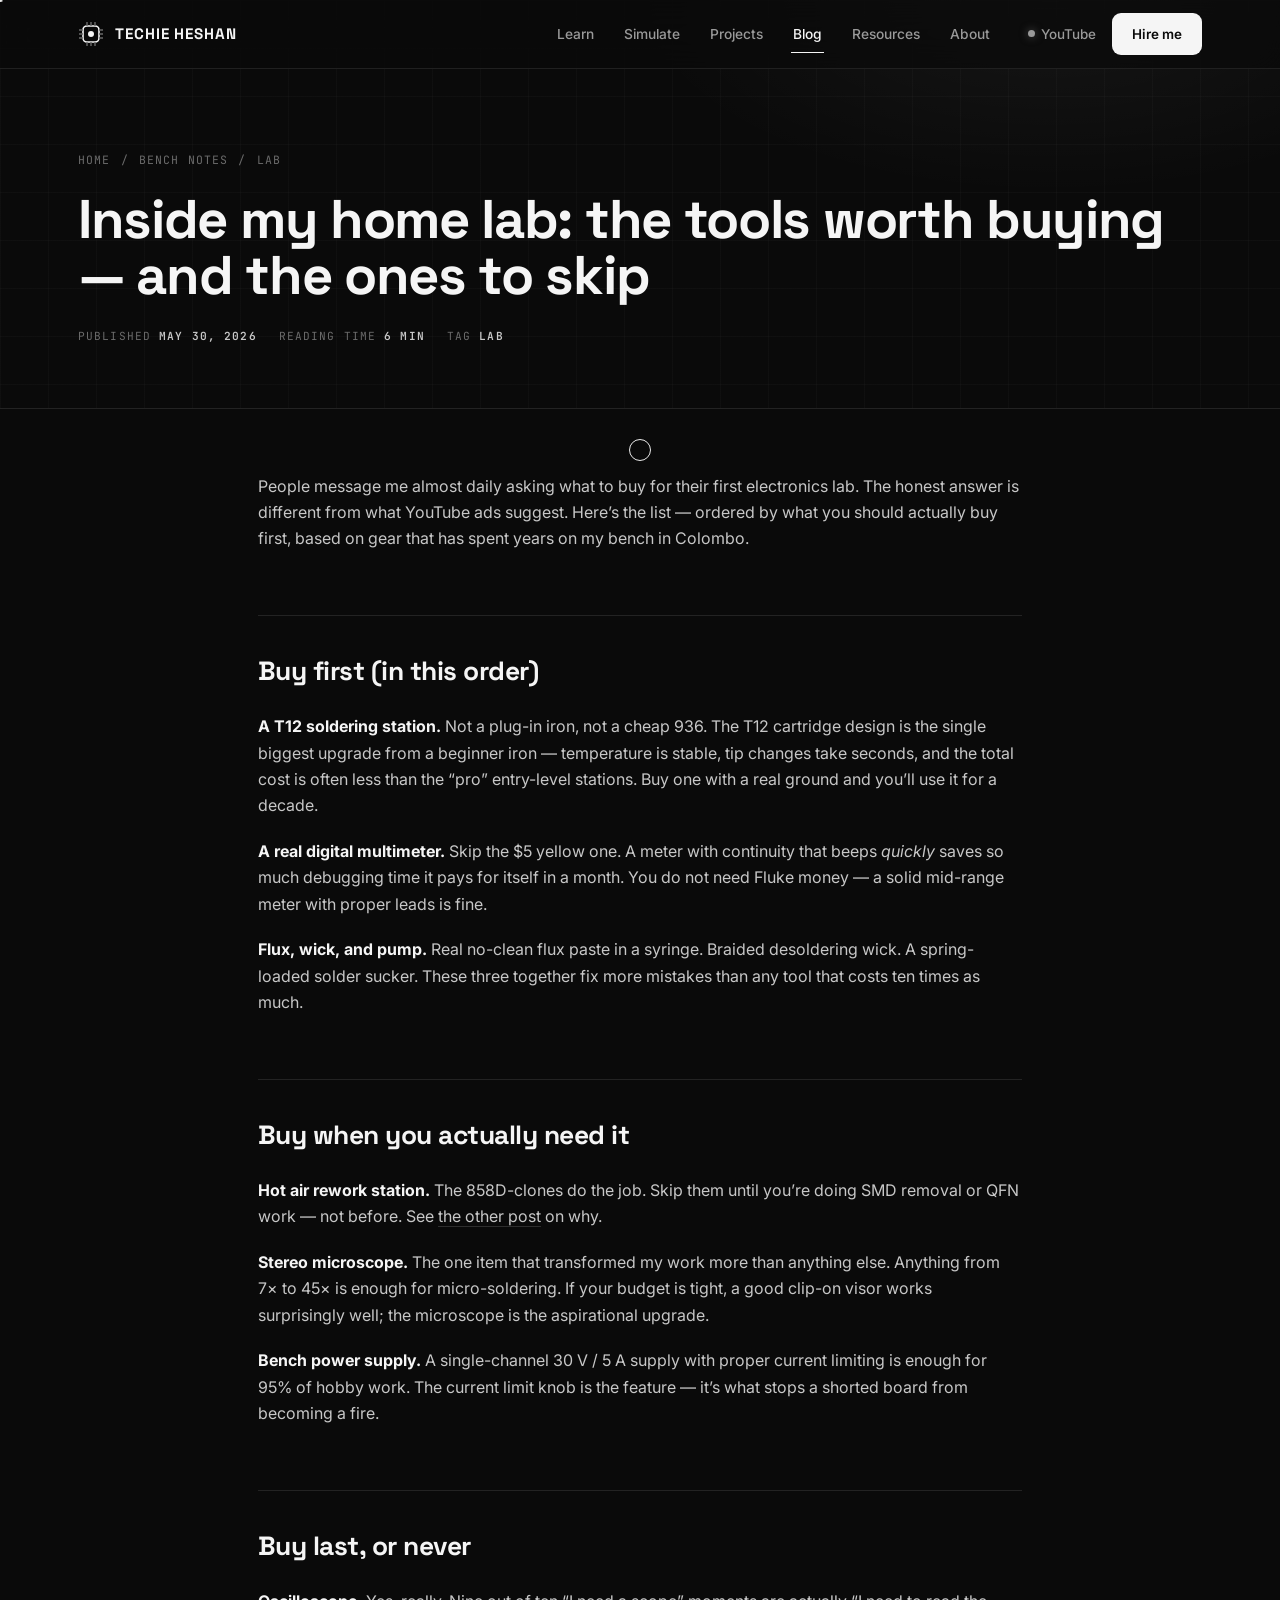
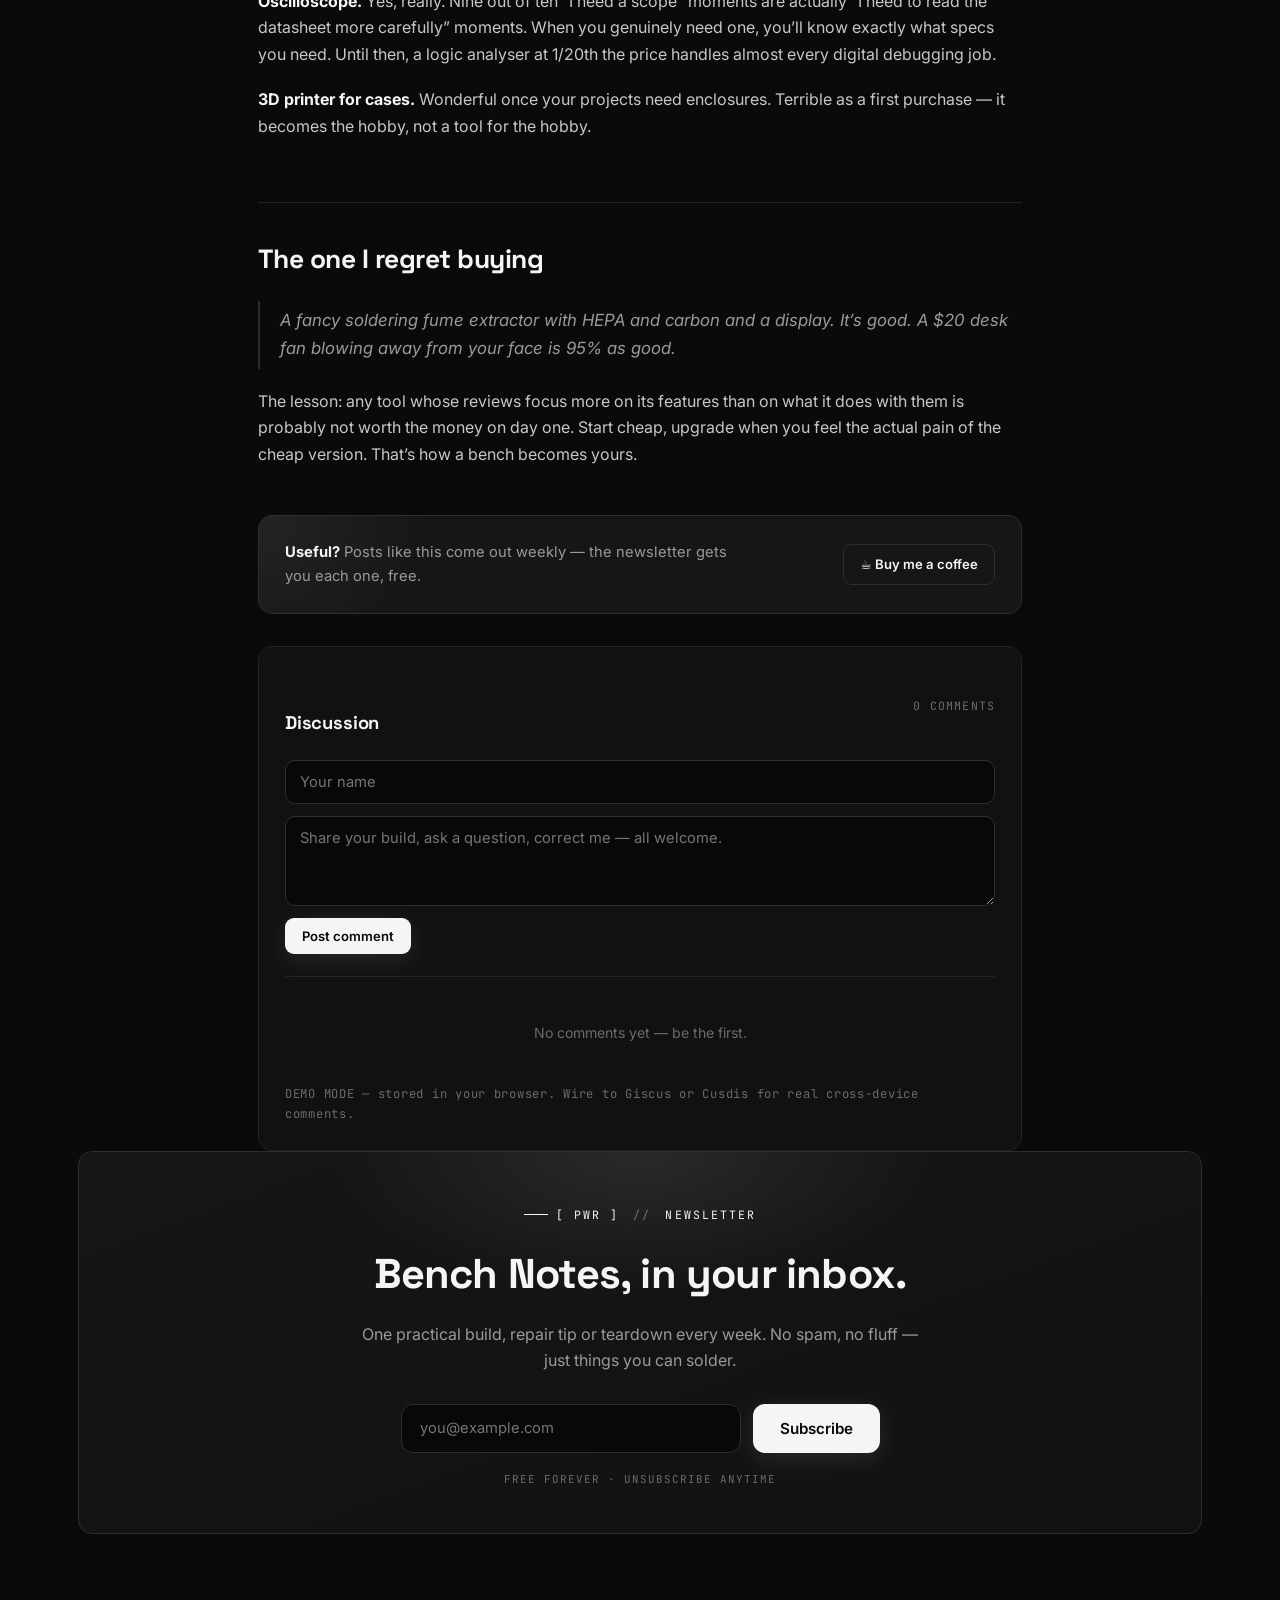
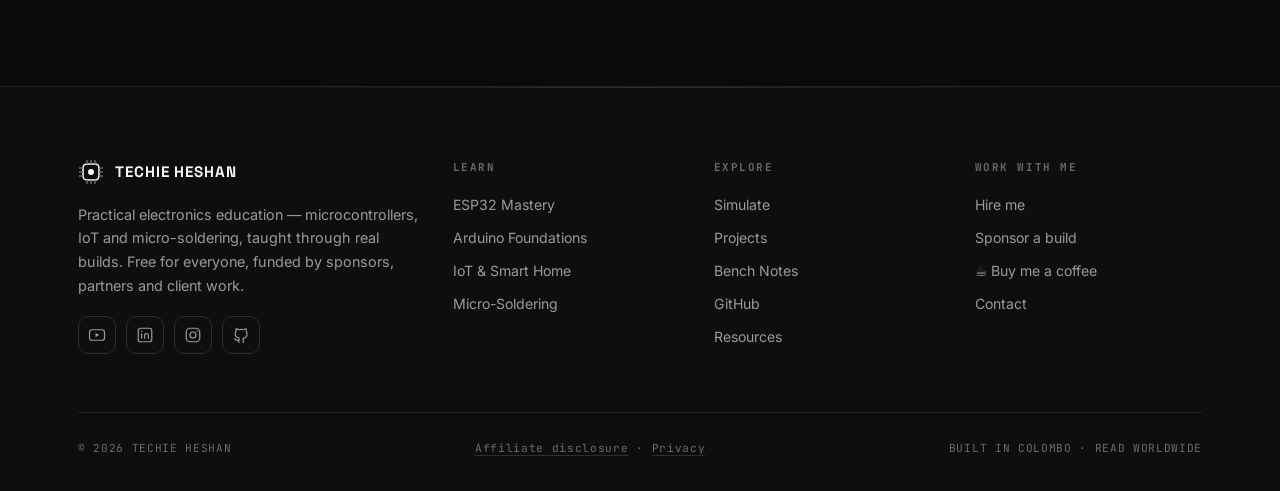
<file: blog/home-lab-tools.html>
<!DOCTYPE html>
<html lang="en">
<head>
<meta charset="UTF-8">
<meta name="viewport" content="width=device-width, initial-scale=1.0">
<title>Home Lab Tools — Techie Heshan</title>
<meta name="description" content="What to buy for your first electronics lab, in order.">
<meta property="og:title" content="Home Lab Tools — Techie Heshan">
<meta property="og:description" content="What to buy for your first electronics lab, in order.">
<meta name="theme-color" content="#0A0A0A">
<link rel="icon" type="image/svg+xml" href="../assets/favicon.svg">
<link rel="preconnect" href="https://fonts.googleapis.com">
<link href="https://fonts.googleapis.com/css2?family=Space+Grotesk:wght@500;700&family=Inter:wght@400;500;600&family=JetBrains+Mono:wght@400;600&display=swap" rel="stylesheet">
<link rel="stylesheet" href="../assets/style.css">
</head>
<body>
<div class="boot" id="boot">
  <div class="boot-scope"><svg viewBox="0 0 420 120" preserveAspectRatio="none" aria-hidden="true">
  <g class="grid-h"><line x1="0" y1="30" x2="420" y2="30"/><line x1="0" y1="60" x2="420" y2="60"/><line x1="0" y1="90" x2="420" y2="90"/></g>
  <g class="grid-v"><line x1="60" y1="0" x2="60" y2="120"/><line x1="140" y1="0" x2="140" y2="120"/><line x1="220" y1="0" x2="220" y2="120"/><line x1="300" y1="0" x2="300" y2="120"/><line x1="360" y1="0" x2="360" y2="120"/></g>
  <path class="trace" d="M0 60 L40 60 L40 30 L100 30 L100 90 L160 90 L160 30 L240 30 L240 90 L300 90 L300 30 L360 30 L360 60 L420 60"/>
</svg></div>
  <div class="boot-text">TECHIE HESHAN <b>&middot; BOOTING</b><span class="cur-b"></span></div>
</div>
<nav>
  <div class="nav-in">
    <a class="logo" href="../index.html" aria-label="Techie Heshan home"><svg width="26" height="26" viewBox="0 0 26 26" fill="none" aria-hidden="true"><rect x="5" y="5" width="16" height="16" rx="4" stroke="#F5F5F5" stroke-width="1.6"/><circle cx="13" cy="13" r="3" fill="#F5F5F5"/><path d="M9 1v4M13 1v4M17 1v4M9 21v4M13 21v4M17 21v4M1 9h4M1 13h4M1 17h4M21 9h4M21 13h4M21 17h4" stroke="#6B6B6B" stroke-width="1.4"/></svg>TECHIE&nbsp;HESHAN</a>
    <div class="nav-links" id="navLinks">
      <a href="../learn.html">Learn</a>
      <a href="../simulate.html">Simulate</a>
      <a href="../projects.html">Projects</a>
      <a href="../blog.html" class="active">Blog</a>
      <a href="../resources.html">Resources</a>
      <a href="../about.html">About</a>
    </div>
    <div class="nav-cta">
      <a class="yt-link" href="https://www.youtube.com/@techieheshan" target="_blank" rel="noopener"><span class="rec"></span>YouTube</a>
      <a class="hire-btn magnetic" href="../hire.html">Hire me</a>
      <button class="burger" id="burger" aria-label="Menu" aria-expanded="false">&#9776;</button>
    </div>
  </div>
</nav>
<header class="page-hero">
  <div class="wrap">
    <div class="crumb"><a href="../index.html">Home</a><i>/</i><a href="../blog.html">Bench Notes</a><i>/</i><span>Lab</span></div>
    <h1>Inside my home lab: the tools worth buying &mdash; and the ones to skip</h1>
    <div class="art-meta">
      <span>PUBLISHED <b>MAY 30, 2026</b></span>
      <span>READING TIME <b>6 MIN</b></span>
      <span>TAG <b>LAB</b></span>
    </div>
  </div>
</header>

<div class="wrap-narrow" style="padding-top:64px">
  <article class="prose">
    <p>People message me almost daily asking what to buy for their first electronics lab. The honest answer is different from what YouTube ads suggest. Here&rsquo;s the list &mdash; ordered by what you should actually buy first, based on gear that has spent years on my bench in Colombo.</p>

<h2>Buy first (in this order)</h2>
<p><strong>A T12 soldering station.</strong> Not a plug-in iron, not a cheap 936. The T12 cartridge design is the single biggest upgrade from a beginner iron &mdash; temperature is stable, tip changes take seconds, and the total cost is often less than the &ldquo;pro&rdquo; entry-level stations. Buy one with a real ground and you&rsquo;ll use it for a decade.</p>

<p><strong>A real digital multimeter.</strong> Skip the $5 yellow one. A meter with continuity that beeps <em>quickly</em> saves so much debugging time it pays for itself in a month. You do not need Fluke money &mdash; a solid mid-range meter with proper leads is fine.</p>

<p><strong>Flux, wick, and pump.</strong> Real no-clean flux paste in a syringe. Braided desoldering wick. A spring-loaded solder sucker. These three together fix more mistakes than any tool that costs ten times as much.</p>

<h2>Buy when you actually need it</h2>
<p><strong>Hot air rework station.</strong> The 858D-clones do the job. Skip them until you&rsquo;re doing SMD removal or QFN work &mdash; not before. See <a href="handsolder-vs-hotair.html">the other post</a> on why.</p>

<p><strong>Stereo microscope.</strong> The one item that transformed my work more than anything else. Anything from 7&times; to 45&times; is enough for micro-soldering. If your budget is tight, a good clip-on visor works surprisingly well; the microscope is the aspirational upgrade.</p>

<p><strong>Bench power supply.</strong> A single-channel 30&nbsp;V / 5&nbsp;A supply with proper current limiting is enough for 95% of hobby work. The current limit knob is the feature &mdash; it&rsquo;s what stops a shorted board from becoming a fire.</p>

<h2>Buy last, or never</h2>
<p><strong>Oscilloscope.</strong> Yes, really. Nine out of ten &ldquo;I need a scope&rdquo; moments are actually &ldquo;I need to read the datasheet more carefully&rdquo; moments. When you genuinely need one, you&rsquo;ll know exactly what specs you need. Until then, a logic analyser at 1/20th the price handles almost every digital debugging job.</p>

<p><strong>3D printer for cases.</strong> Wonderful once your projects need enclosures. Terrible as a first purchase &mdash; it becomes the hobby, not a tool for the hobby.</p>

<h2>The one I regret buying</h2>
<blockquote>A fancy soldering fume extractor with HEPA and carbon and a display. It&rsquo;s good. A $20 desk fan blowing away from your face is 95% as good.</blockquote>
<p>The lesson: any tool whose reviews focus more on its features than on what it does with them is probably not worth the money on day one. Start cheap, upgrade when you feel the actual pain of the cheap version. That&rsquo;s how a bench becomes yours.</p>

    <div class="support reveal">
      <p><b>Useful?</b> Posts like this come out weekly &mdash; the newsletter gets you each one, free.</p>
      <span class="s-actions">
        <a class="btn btn-ghost btn-sm magnetic" href="#">&#9749; Buy me a coffee</a>
      </span>
    </div>

    <div class="comments" id="comments">
  <div class="comments-head">
    <h3>Discussion</h3>
    <span class="count" id="cCount">0 comments</span>
  </div>
  <form class="c-form" id="cForm" data-scope="blog/home-lab-tools" onsubmit="return false">
    <input type="text" name="name" placeholder="Your name" maxlength="40" required>
    <textarea name="msg" placeholder="Share your build, ask a question, correct me &mdash; all welcome." maxlength="900" required></textarea>
    <button type="submit" class="btn btn-solid btn-sm magnetic">Post comment</button>
  </form>
  <div class="c-list" id="cList"></div>
  <p style="color:var(--muted2);font-size:.76rem;margin-top:18px;font-family:var(--mono);letter-spacing:.06em">DEMO MODE &mdash; stored in your browser. Wire to Giscus or Cusdis for real cross-device comments.</p>
</div>

  </article>
</div>

<section id="subscribe" style="padding-top:0">
  <div class="wrap">
    <div class="news news-sm reveal">
      <div class="kick" style="justify-content:center;display:inline-flex">[ PWR ] <i style="margin:0 6px">//</i> NEWSLETTER</div>
      <h2>Bench Notes, in your inbox.</h2>
      <p>One practical build, repair tip or teardown every week. No spam, no fluff &mdash; just things you can solder.</p>
      <div class="news-row">
        <input type="email" id="nlEmail" placeholder="you@example.com" aria-label="Email address">
        <button class="btn btn-solid magnetic" id="nlBtn">Subscribe</button>
      </div>
      <div class="news-note" id="nlNote">Free forever &middot; Unsubscribe anytime</div>
    </div>
  </div>
</section>

<footer>
  <div class="wrap">
    <div class="f-grid">
      <div>
        <div class="logo" style="margin-bottom:18px"><svg width="26" height="26" viewBox="0 0 26 26" fill="none" aria-hidden="true"><rect x="5" y="5" width="16" height="16" rx="4" stroke="#F5F5F5" stroke-width="1.6"/><circle cx="13" cy="13" r="3" fill="#F5F5F5"/><path d="M9 1v4M13 1v4M17 1v4M9 21v4M13 21v4M17 21v4M1 9h4M1 13h4M1 17h4M21 9h4M21 13h4M21 17h4" stroke="#6B6B6B" stroke-width="1.4"/></svg>TECHIE&nbsp;HESHAN</div>
        <p class="f-about">Practical electronics education &mdash; microcontrollers, IoT and micro-soldering, taught through real builds. Free for everyone, funded by sponsors, partners and client work.</p>
        <div class="f-social">
          <!-- EDIT: replace # with your real social URLs -->
          <a href="https://www.youtube.com/@techieheshan" target="_blank" rel="noopener" aria-label="YouTube"><svg width="18" height="18" viewBox="0 0 24 24" fill="none" stroke="currentColor" stroke-width="1.6" aria-hidden="true"><rect x="2" y="5" width="20" height="14" rx="3.5"/><path d="M10 9l5 3-5 3z" fill="currentColor" stroke="none"/></svg></a>
          <a href="#" target="_blank" rel="noopener" aria-label="LinkedIn"><svg width="18" height="18" viewBox="0 0 24 24" fill="none" stroke="currentColor" stroke-width="1.6" stroke-linejoin="round" aria-hidden="true"><rect x="3" y="3" width="18" height="18" rx="3"/><line x1="7.5" y1="10" x2="7.5" y2="17"/><circle cx="7.5" cy="7" r="1" fill="currentColor" stroke="none"/><path d="M11.5 17v-4.5a2.5 2.5 0 0 1 5 0V17M11.5 10.5v6.5"/></svg></a>
          <a href="#" target="_blank" rel="noopener" aria-label="Instagram"><svg width="18" height="18" viewBox="0 0 24 24" fill="none" stroke="currentColor" stroke-width="1.6" stroke-linecap="round" stroke-linejoin="round" aria-hidden="true"><rect x="3" y="3" width="18" height="18" rx="5"/><circle cx="12" cy="12" r="4"/><circle cx="17.5" cy="6.5" r="1" fill="currentColor" stroke="none"/></svg></a>
          <a href="https://github.com/techieheshan" target="_blank" rel="noopener" aria-label="GitHub"><svg width="18" height="18" viewBox="0 0 24 24" fill="none" stroke="currentColor" stroke-width="1.6" stroke-linecap="round" stroke-linejoin="round" aria-hidden="true"><path d="M9 19c-4 1.5-4-2-6-2m12 5v-3.5c0-1 .1-1.4-.5-2 2.8-.3 5.5-1.4 5.5-6 0-1.2-.4-2.3-1.2-3.2.4-1.2.3-2.5-.2-3.6 0 0-1-.3-3.4 1.3a11.6 11.6 0 0 0-6.2 0C6.6 3.4 5.6 3.7 5.6 3.7c-.5 1.1-.6 2.4-.2 3.6A4.7 4.7 0 0 0 4.2 10c0 4.6 2.7 5.7 5.5 6-.6.6-.6 1.3-.5 2V22"/></svg></a>
        </div>
      </div>
      <div>
        <h4>Learn</h4>
        <a href="../learn.html#esp32">ESP32 Mastery</a>
        <a href="../learn.html#arduino">Arduino Foundations</a>
        <a href="../learn.html#iot">IoT &amp; Smart Home</a>
        <a href="../learn.html#solder">Micro-Soldering</a>
      </div>
      <div>
        <h4>Explore</h4>
        <a href="../simulate.html">Simulate</a>
      <a href="../projects.html">Projects</a>
        <a href="../blog.html">Bench Notes</a>
        <a href="https://github.com/techieheshan" target="_blank" rel="noopener">GitHub</a>
        <a href="../resources.html">Resources</a>
      </div>
      <div>
        <h4>Work with me</h4>
        <a href="../hire.html">Hire me</a>
        <a href="../sponsor.html">Sponsor a build</a>
        <a href="../hire.html#contact">&#9749; Buy me a coffee</a>
        <a href="../hire.html#contact">Contact</a>
      </div>
    </div>
    <div class="f-bottom">
      <span>&copy; <span id="yr">2026</span> TECHIE HESHAN</span>
      <span><a href="../legal.html#disclosure">Affiliate disclosure</a> &middot; <a href="../legal.html#privacy">Privacy</a></span>
      <span>BUILT IN COLOMBO &middot; READ WORLDWIDE</span>
    </div>
  </div>
</footer>
<script src="../assets/main.js"></script>
</body>
</html>
</file>
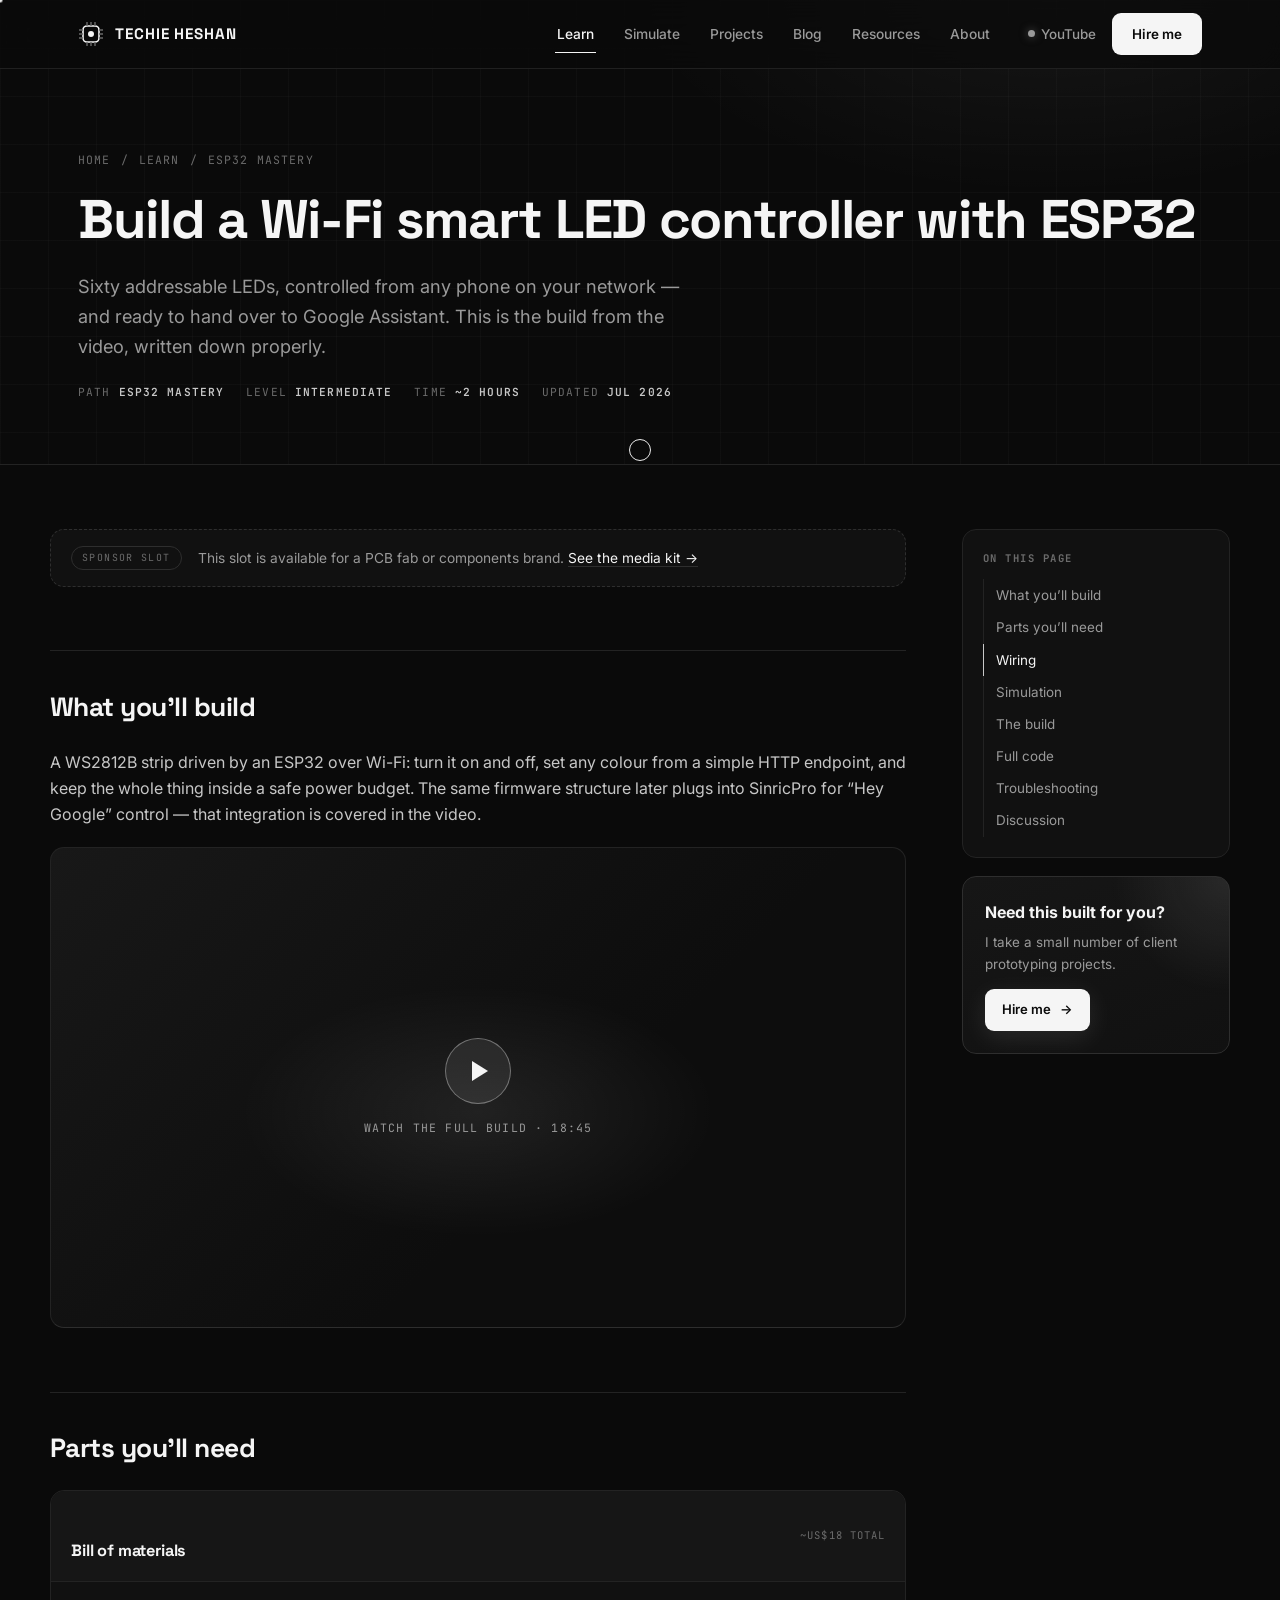
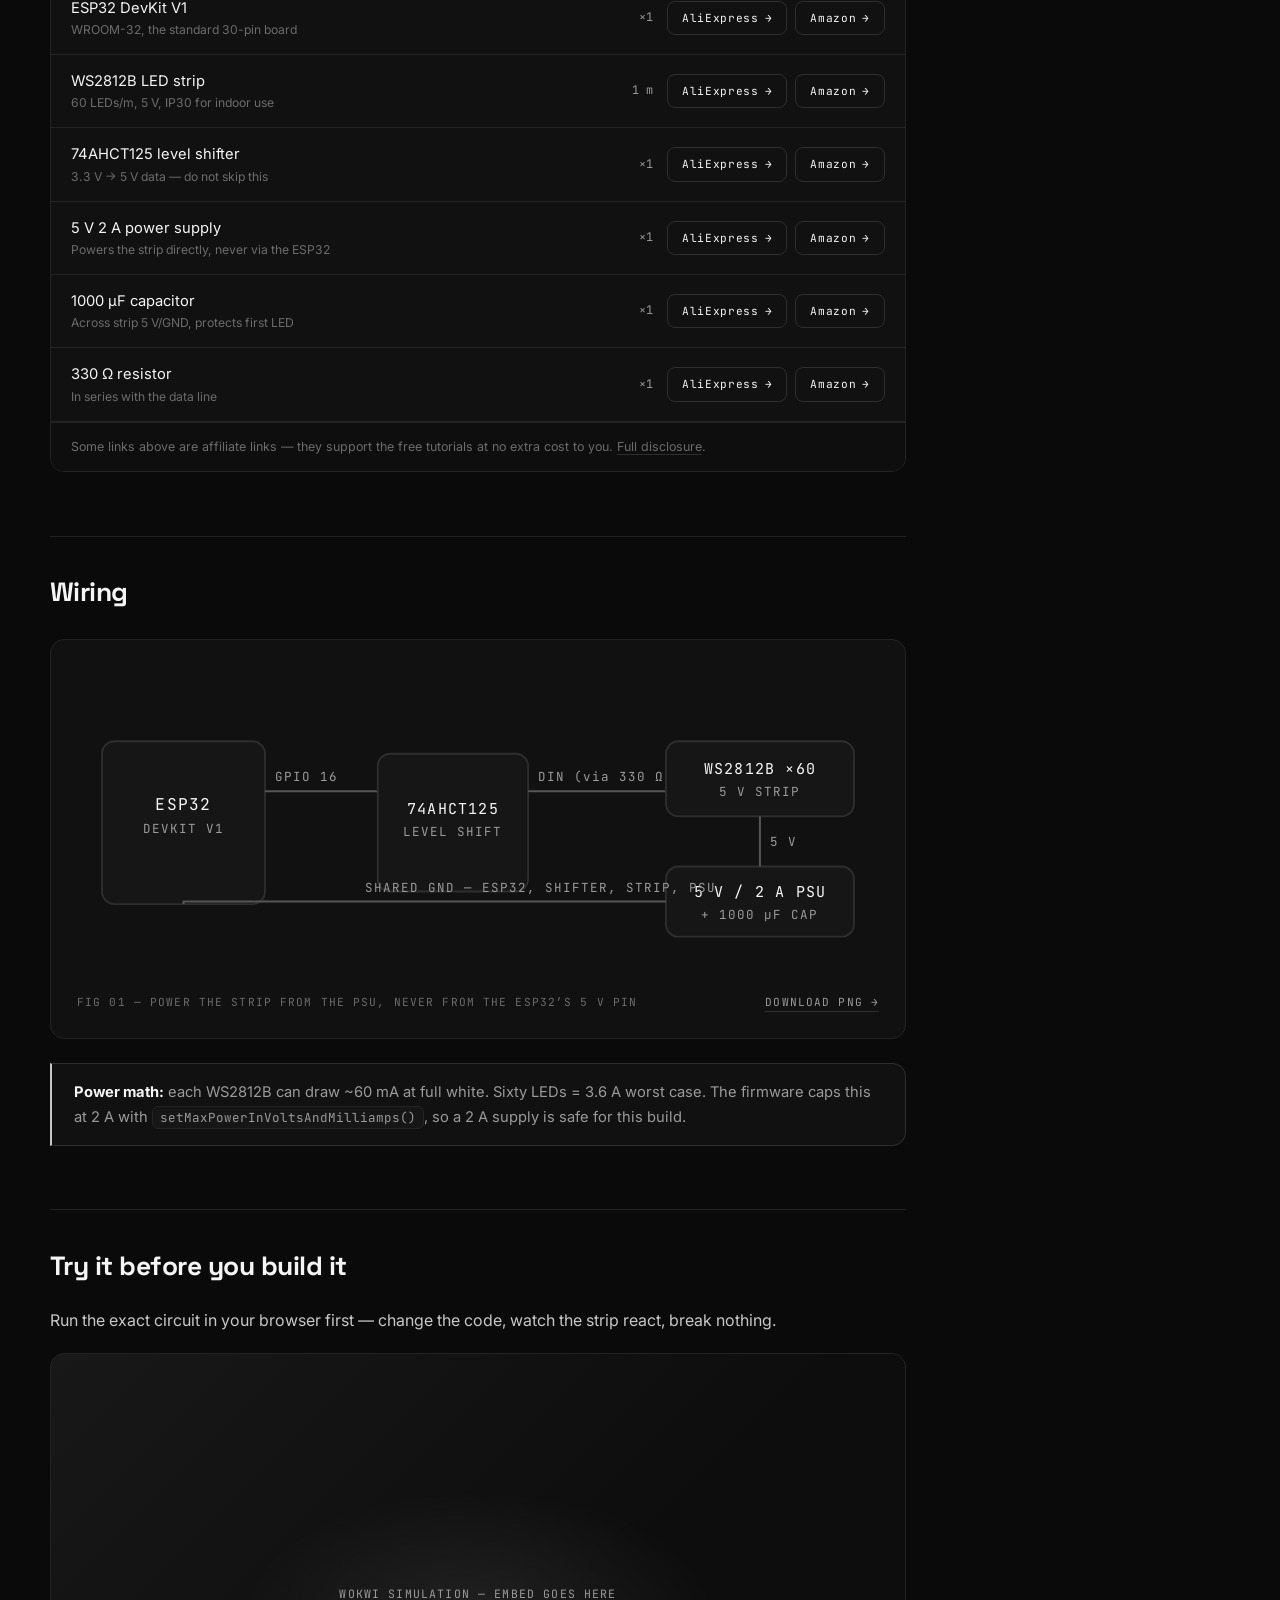
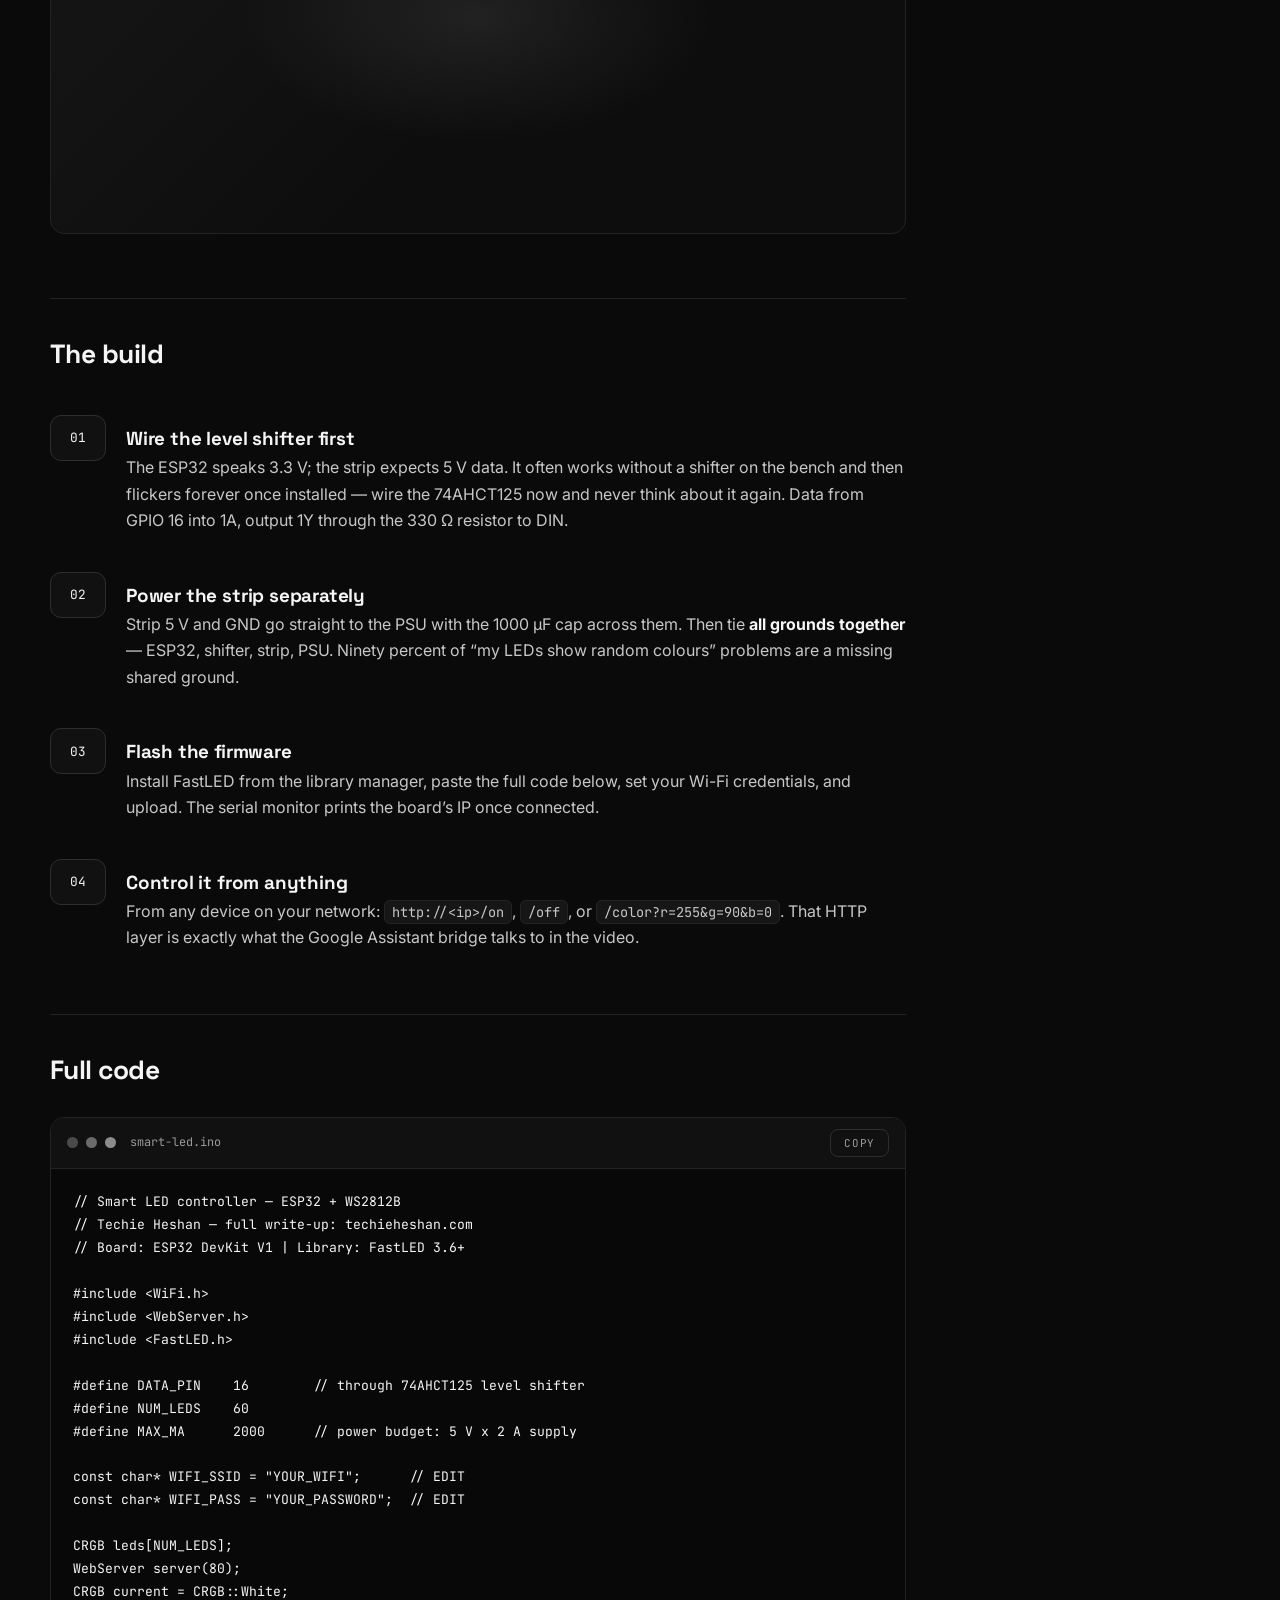
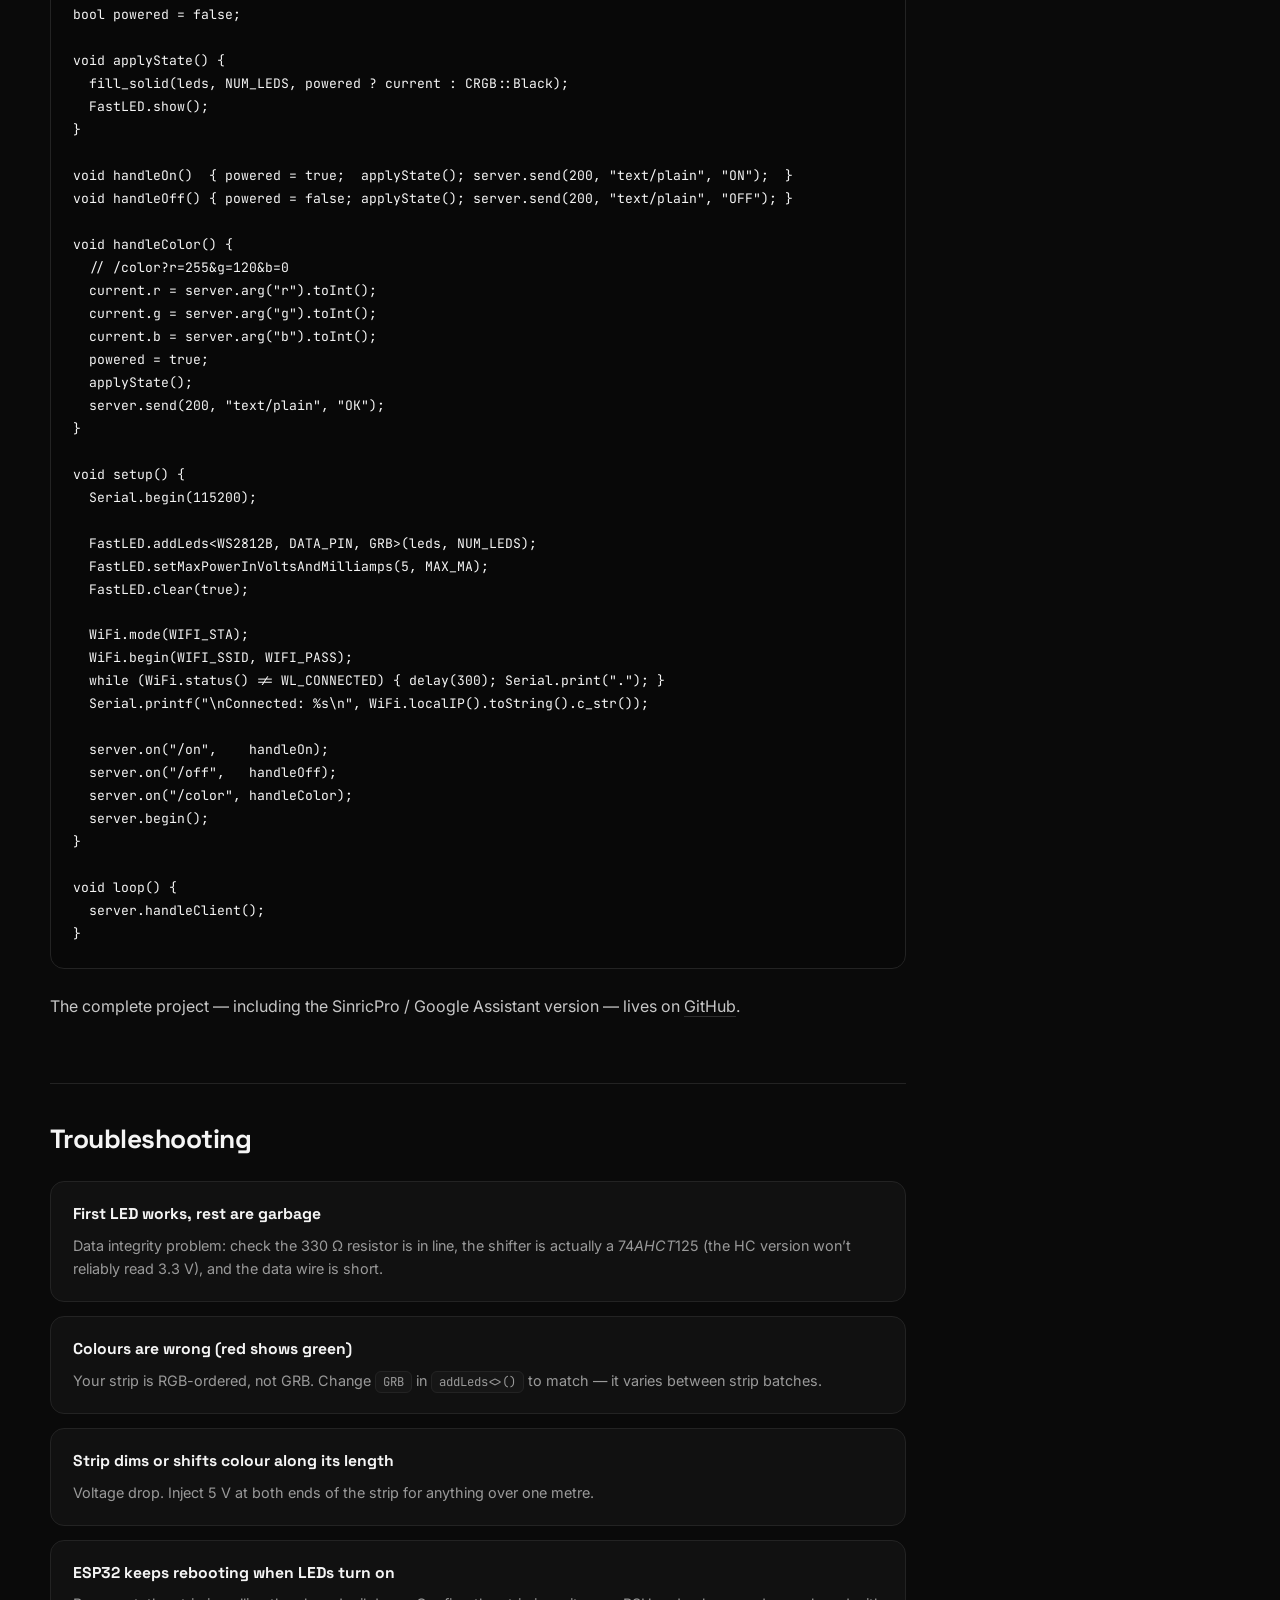
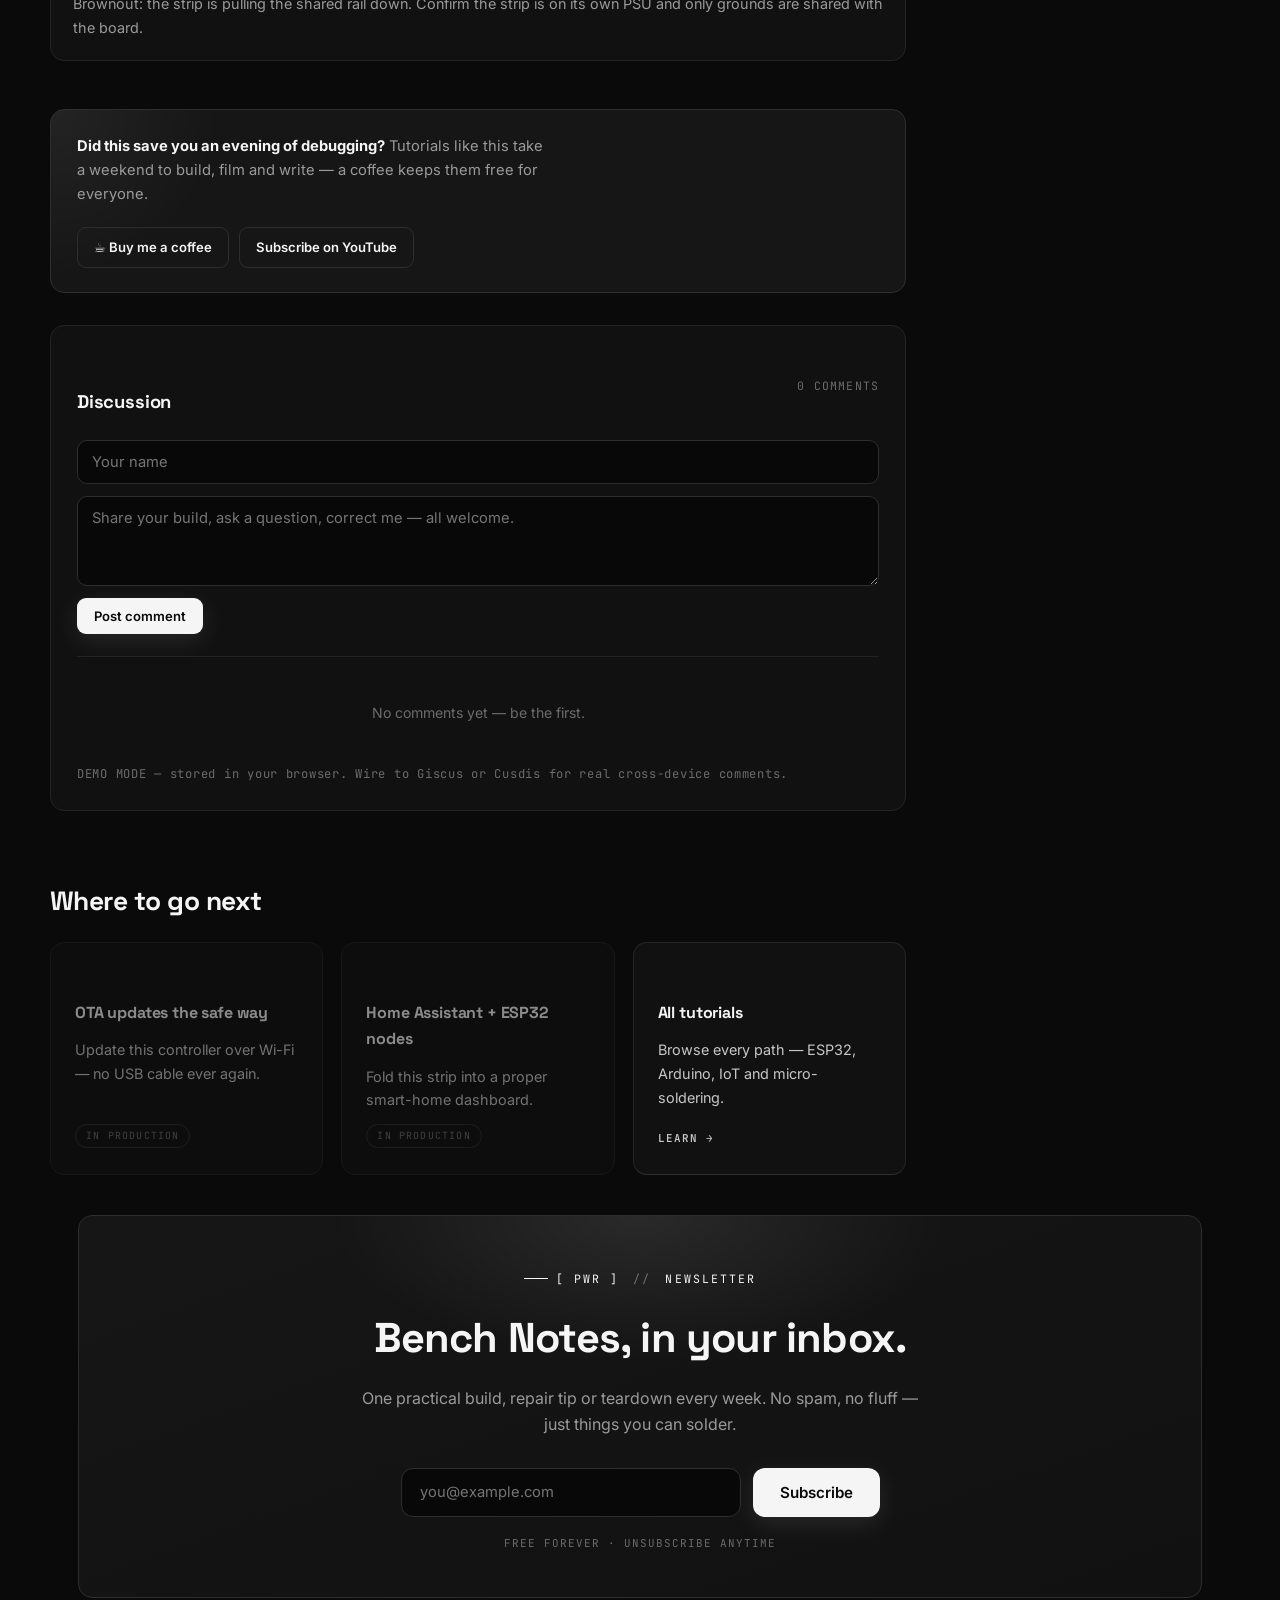
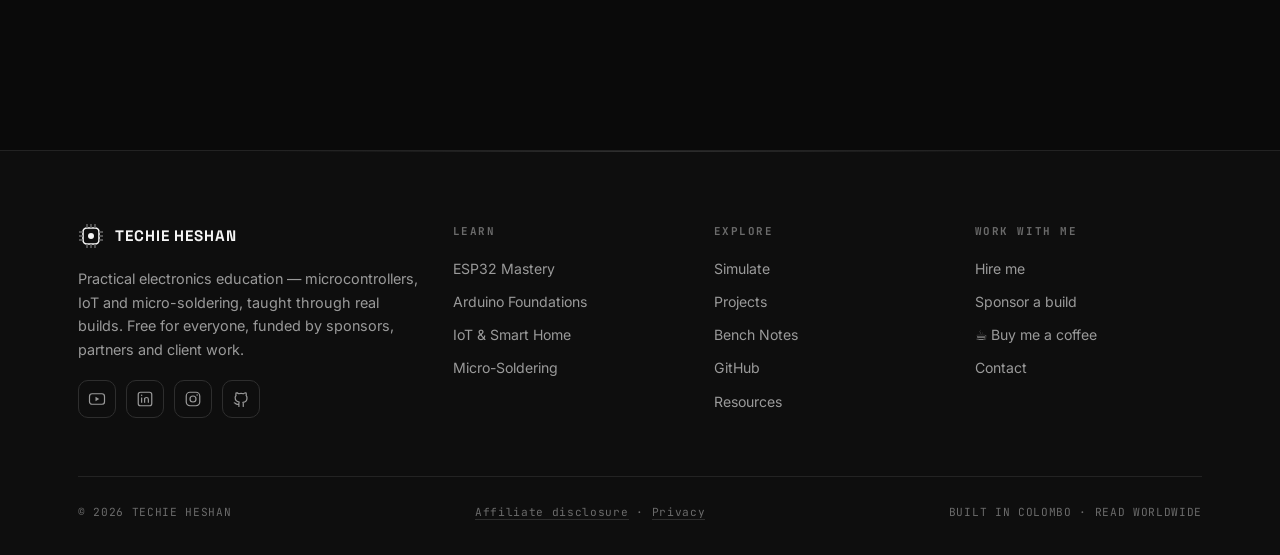
<file: tutorials/esp32-smart-led.html>
<!DOCTYPE html>
<html lang="en">
<head>
<meta charset="UTF-8">
<meta name="viewport" content="width=device-width, initial-scale=1.0">
<title>Build a Wi-Fi Smart LED Controller — Techie Heshan</title>
<meta name="description" content="Full free tutorial: WS2812B strip + ESP32 with level shifting, safe power and Google Assistant readiness.">
<meta property="og:title" content="Build a Wi-Fi Smart LED Controller — Techie Heshan">
<meta property="og:description" content="Full free tutorial: WS2812B strip + ESP32 with level shifting, safe power and Google Assistant readiness.">
<meta name="theme-color" content="#0A0A0A">
<link rel="icon" type="image/svg+xml" href="../assets/favicon.svg">
<link rel="preconnect" href="https://fonts.googleapis.com">
<link href="https://fonts.googleapis.com/css2?family=Space+Grotesk:wght@500;700&family=Inter:wght@400;500;600&family=JetBrains+Mono:wght@400;600&display=swap" rel="stylesheet">
<link rel="stylesheet" href="../assets/style.css">
</head>
<body>
<div class="boot" id="boot">
  <div class="boot-scope"><svg viewBox="0 0 420 120" preserveAspectRatio="none" aria-hidden="true">
  <g class="grid-h"><line x1="0" y1="30" x2="420" y2="30"/><line x1="0" y1="60" x2="420" y2="60"/><line x1="0" y1="90" x2="420" y2="90"/></g>
  <g class="grid-v"><line x1="60" y1="0" x2="60" y2="120"/><line x1="140" y1="0" x2="140" y2="120"/><line x1="220" y1="0" x2="220" y2="120"/><line x1="300" y1="0" x2="300" y2="120"/><line x1="360" y1="0" x2="360" y2="120"/></g>
  <path class="trace" d="M0 60 L40 60 L40 30 L100 30 L100 90 L160 90 L160 30 L240 30 L240 90 L300 90 L300 30 L360 30 L360 60 L420 60"/>
</svg></div>
  <div class="boot-text">TECHIE HESHAN <b>&middot; BOOTING</b><span class="cur-b"></span></div>
</div>
<nav>
  <div class="nav-in">
    <a class="logo" href="../index.html" aria-label="Techie Heshan home"><svg width="26" height="26" viewBox="0 0 26 26" fill="none" aria-hidden="true"><rect x="5" y="5" width="16" height="16" rx="4" stroke="#F5F5F5" stroke-width="1.6"/><circle cx="13" cy="13" r="3" fill="#F5F5F5"/><path d="M9 1v4M13 1v4M17 1v4M9 21v4M13 21v4M17 21v4M1 9h4M1 13h4M1 17h4M21 9h4M21 13h4M21 17h4" stroke="#6B6B6B" stroke-width="1.4"/></svg>TECHIE&nbsp;HESHAN</a>
    <div class="nav-links" id="navLinks">
      <a href="../learn.html" class="active">Learn</a>
      <a href="../simulate.html">Simulate</a>
      <a href="../projects.html">Projects</a>
      <a href="../blog.html">Blog</a>
      <a href="../resources.html">Resources</a>
      <a href="../about.html">About</a>
    </div>
    <div class="nav-cta">
      <a class="yt-link" href="https://www.youtube.com/@techieheshan" target="_blank" rel="noopener"><span class="rec"></span>YouTube</a>
      <a class="hire-btn magnetic" href="../hire.html">Hire me</a>
      <button class="burger" id="burger" aria-label="Menu" aria-expanded="false">&#9776;</button>
    </div>
  </div>
</nav>
<header class="page-hero">
  <div class="wrap">
    <div class="crumb"><a href="../index.html">Home</a><i>/</i><a href="../learn.html">Learn</a><i>/</i><a href="../learn.html#esp32">ESP32 Mastery</a></div>
    <h1>Build a Wi-Fi smart LED controller with ESP32</h1>
    <p class="sub">Sixty addressable LEDs, controlled from any phone on your network &mdash; and ready to hand over to Google Assistant. This is the build from the video, written down properly.</p>
    <div class="art-meta">
      <span>PATH <b>ESP32 MASTERY</b></span>
      <span>LEVEL <b>INTERMEDIATE</b></span>
      <span>TIME <b>~2 HOURS</b></span>
      <span>UPDATED <b>JUL 2026</b></span>
    </div>
  </div>
</header>

<div class="wrap article-grid">
  <article class="article-main prose">
    <div class="sponsor-slot reveal" style="margin-top:0">
      <span class="s-label">Sponsor slot</span>
      <p>This slot is available for a PCB fab or components brand. <a href="../sponsor.html">See the media kit &rarr;</a></p>
    </div>

    <h2 id="build">What you&rsquo;ll build</h2>
    <p>A WS2812B strip driven by an ESP32 over Wi-Fi: turn it on and off, set any colour from a simple HTTP endpoint, and keep the whole thing inside a safe power budget. The same firmware structure later plugs into SinricPro for &ldquo;Hey Google&rdquo; control &mdash; that integration is covered in the video.</p>

    <a class="video-ph" href="https://www.youtube.com/@techieheshan" target="_blank" rel="noopener" aria-label="Watch the build video">
      <div class="play"></div><span>Watch the full build &middot; 18:45</span>
    </a>

    <h2 id="parts">Parts you&rsquo;ll need</h2>
    <div class="parts reveal">
      <div class="parts-head"><h3>Bill of materials</h3><span>~US$18 total</span></div>
      <div class="part-row">
      <div class="p-name">ESP32 DevKit V1<small>WROOM-32, the standard 30-pin board</small></div>
      <span class="p-qty">&times;1</span>
      <span style="display:flex;gap:8px">
        <a class="buy-btn" href="#" rel="sponsored noopener">AliExpress <span class="arrow">&rarr;</span></a>
        <a class="buy-btn" href="#" rel="sponsored noopener">Amazon <span class="arrow">&rarr;</span></a>
      </span>
    </div>
      <div class="part-row">
      <div class="p-name">WS2812B LED strip<small>60 LEDs/m, 5 V, IP30 for indoor use</small></div>
      <span class="p-qty">1 m</span>
      <span style="display:flex;gap:8px">
        <a class="buy-btn" href="#" rel="sponsored noopener">AliExpress <span class="arrow">&rarr;</span></a>
        <a class="buy-btn" href="#" rel="sponsored noopener">Amazon <span class="arrow">&rarr;</span></a>
      </span>
    </div>
      <div class="part-row">
      <div class="p-name">74AHCT125 level shifter<small>3.3 V &rarr; 5 V data &mdash; do not skip this</small></div>
      <span class="p-qty">&times;1</span>
      <span style="display:flex;gap:8px">
        <a class="buy-btn" href="#" rel="sponsored noopener">AliExpress <span class="arrow">&rarr;</span></a>
        <a class="buy-btn" href="#" rel="sponsored noopener">Amazon <span class="arrow">&rarr;</span></a>
      </span>
    </div>
      <div class="part-row">
      <div class="p-name">5 V 2 A power supply<small>Powers the strip directly, never via the ESP32</small></div>
      <span class="p-qty">&times;1</span>
      <span style="display:flex;gap:8px">
        <a class="buy-btn" href="#" rel="sponsored noopener">AliExpress <span class="arrow">&rarr;</span></a>
        <a class="buy-btn" href="#" rel="sponsored noopener">Amazon <span class="arrow">&rarr;</span></a>
      </span>
    </div>
      <div class="part-row">
      <div class="p-name">1000 &micro;F capacitor<small>Across strip 5 V/GND, protects first LED</small></div>
      <span class="p-qty">&times;1</span>
      <span style="display:flex;gap:8px">
        <a class="buy-btn" href="#" rel="sponsored noopener">AliExpress <span class="arrow">&rarr;</span></a>
        <a class="buy-btn" href="#" rel="sponsored noopener">Amazon <span class="arrow">&rarr;</span></a>
      </span>
    </div>
      <div class="part-row">
      <div class="p-name">330 &Omega; resistor<small>In series with the data line</small></div>
      <span class="p-qty">&times;1</span>
      <span style="display:flex;gap:8px">
        <a class="buy-btn" href="#" rel="sponsored noopener">AliExpress <span class="arrow">&rarr;</span></a>
        <a class="buy-btn" href="#" rel="sponsored noopener">Amazon <span class="arrow">&rarr;</span></a>
      </span>
    </div>
      <div class="disclosure">Some links above are affiliate links &mdash; they support the free tutorials at no extra cost to you. <a href="../legal.html#disclosure">Full disclosure</a>.</div>
    </div>

    <h2 id="wiring">Wiring</h2>
    <figure class="figure reveal">
      <svg viewBox="0 0 640 250" xmlns="http://www.w3.org/2000/svg" role="img" aria-label="Wiring diagram">
        <rect x="20" y="60" width="130" height="130" rx="10" fill="#161616" stroke="#2E2E2E" stroke-width="1.5"/>
        <text x="85" y="115" text-anchor="middle" class="sch-txt" style="font-size:13px;fill:#F5F5F5">ESP32</text>
        <text x="85" y="133" text-anchor="middle" class="sch-txt">DEVKIT V1</text>
        <text x="158" y="92" class="sch-txt">GPIO 16</text>
        <path class="wire" d="M150 100 H240"/>
        <rect x="240" y="70" width="120" height="110" rx="10" fill="#161616" stroke="#2E2E2E" stroke-width="1.5"/>
        <text x="300" y="118" text-anchor="middle" class="sch-txt" style="font-size:12px;fill:#F5F5F5">74AHCT125</text>
        <text x="300" y="136" text-anchor="middle" class="sch-txt">LEVEL SHIFT</text>
        <text x="368" y="92" class="sch-txt">DIN (via 330 &#8486;)</text>
        <path class="wire" d="M360 100 H470"/>
        <rect x="470" y="60" width="150" height="60" rx="10" fill="#161616" stroke="#2E2E2E" stroke-width="1.5"/>
        <text x="545" y="86" text-anchor="middle" class="sch-txt" style="font-size:12px;fill:#F5F5F5">WS2812B &times;60</text>
        <text x="545" y="104" text-anchor="middle" class="sch-txt">5 V STRIP</text>
        <rect x="470" y="160" width="150" height="56" rx="10" fill="#161616" stroke="#2E2E2E" stroke-width="1.5"/>
        <text x="545" y="184" text-anchor="middle" class="sch-txt" style="font-size:12px;fill:#F5F5F5">5 V / 2 A PSU</text>
        <text x="545" y="202" text-anchor="middle" class="sch-txt">+ 1000 &micro;F CAP</text>
        <path class="wire" d="M545 160 V120"/>
        <text x="553" y="144" class="sch-txt">5 V</text>
        <path class="wire" d="M470 188 H85 V190"/>
        <text x="230" y="180" class="sch-txt">SHARED GND &mdash; ESP32, SHIFTER, STRIP, PSU</text>
      </svg>
      <figcaption><span>FIG 01 &mdash; POWER THE STRIP FROM THE PSU, NEVER FROM THE ESP32&rsquo;S 5 V PIN</span><a href="#">Download PNG &rarr;</a></figcaption>
    </figure>
    <div class="note"><b>Power math:</b> each WS2812B can draw ~60&nbsp;mA at full white. Sixty LEDs = 3.6&nbsp;A worst case. The firmware caps this at 2&nbsp;A with <code class="inline">setMaxPowerInVoltsAndMilliamps()</code>, so a 2&nbsp;A supply is safe for this build.</div>

    <h2 id="simulate">Try it before you build it</h2>
    <p>Run the exact circuit in your browser first &mdash; change the code, watch the strip react, break nothing.</p>
    <div class="video-ph"><span>WOKWI SIMULATION &mdash; EMBED GOES HERE</span></div>

    <h2 id="steps">The build</h2>
    <div class="step reveal"><div class="step-n">01</div><div>
      <h3>Wire the level shifter first</h3>
      <p>The ESP32 speaks 3.3&nbsp;V; the strip expects 5&nbsp;V data. It often works without a shifter on the bench and then flickers forever once installed &mdash; wire the 74AHCT125 now and never think about it again. Data from GPIO&nbsp;16 into 1A, output 1Y through the 330&nbsp;&Omega; resistor to DIN.</p>
    </div></div>
    <div class="step reveal"><div class="step-n">02</div><div>
      <h3>Power the strip separately</h3>
      <p>Strip 5&nbsp;V and GND go straight to the PSU with the 1000&nbsp;&micro;F cap across them. Then tie <strong>all grounds together</strong> &mdash; ESP32, shifter, strip, PSU. Ninety percent of &ldquo;my LEDs show random colours&rdquo; problems are a missing shared ground.</p>
    </div></div>
    <div class="step reveal"><div class="step-n">03</div><div>
      <h3>Flash the firmware</h3>
      <p>Install FastLED from the library manager, paste the full code below, set your Wi-Fi credentials, and upload. The serial monitor prints the board&rsquo;s IP once connected.</p>
    </div></div>
    <div class="step reveal"><div class="step-n">04</div><div>
      <h3>Control it from anything</h3>
      <p>From any device on your network: <code class="inline">http://&lt;ip&gt;/on</code>, <code class="inline">/off</code>, or <code class="inline">/color?r=255&amp;g=90&amp;b=0</code>. That HTTP layer is exactly what the Google Assistant bridge talks to in the video.</p>
    </div></div>

    <h2 id="code">Full code</h2>
    <div class="code-win reveal">
      <div class="code-bar">
        <span class="dot d-1"></span><span class="dot d-2"></span><span class="dot d-3"></span>
        <span class="fname">smart-led.ino</span>
        <button class="copy-btn">COPY</button>
      </div>
<pre><code>// Smart LED controller — ESP32 + WS2812B
// Techie Heshan — full write-up: techieheshan.com
// Board: ESP32 DevKit V1 | Library: FastLED 3.6+

#include &lt;WiFi.h&gt;
#include &lt;WebServer.h&gt;
#include &lt;FastLED.h&gt;

#define DATA_PIN    16        // through 74AHCT125 level shifter
#define NUM_LEDS    60
#define MAX_MA      2000      // power budget: 5 V x 2 A supply

const char* WIFI_SSID = &quot;YOUR_WIFI&quot;;      // EDIT
const char* WIFI_PASS = &quot;YOUR_PASSWORD&quot;;  // EDIT

CRGB leds[NUM_LEDS];
WebServer server(80);
CRGB current = CRGB::White;
bool powered = false;

void applyState() {
  fill_solid(leds, NUM_LEDS, powered ? current : CRGB::Black);
  FastLED.show();
}

void handleOn()  { powered = true;  applyState(); server.send(200, &quot;text/plain&quot;, &quot;ON&quot;);  }
void handleOff() { powered = false; applyState(); server.send(200, &quot;text/plain&quot;, &quot;OFF&quot;); }

void handleColor() {
  // /color?r=255&amp;g=120&amp;b=0
  current.r = server.arg(&quot;r&quot;).toInt();
  current.g = server.arg(&quot;g&quot;).toInt();
  current.b = server.arg(&quot;b&quot;).toInt();
  powered = true;
  applyState();
  server.send(200, &quot;text/plain&quot;, &quot;OK&quot;);
}

void setup() {
  Serial.begin(115200);

  FastLED.addLeds&lt;WS2812B, DATA_PIN, GRB&gt;(leds, NUM_LEDS);
  FastLED.setMaxPowerInVoltsAndMilliamps(5, MAX_MA);
  FastLED.clear(true);

  WiFi.mode(WIFI_STA);
  WiFi.begin(WIFI_SSID, WIFI_PASS);
  while (WiFi.status() != WL_CONNECTED) { delay(300); Serial.print(&quot;.&quot;); }
  Serial.printf(&quot;\nConnected: %s\n&quot;, WiFi.localIP().toString().c_str());

  server.on(&quot;/on&quot;,    handleOn);
  server.on(&quot;/off&quot;,   handleOff);
  server.on(&quot;/color&quot;, handleColor);
  server.begin();
}

void loop() {
  server.handleClient();
}</code></pre>
    </div>
    <p>The complete project &mdash; including the SinricPro / Google Assistant version &mdash; lives on <a href="https://github.com/techieheshan" target="_blank" rel="noopener">GitHub</a>.</p>

    <h2 id="trouble">Troubleshooting</h2>
    <div class="trouble reveal"><h4>First LED works, rest are garbage</h4><p>Data integrity problem: check the 330&nbsp;&Omega; resistor is in line, the shifter is actually a 74<em>AHCT</em>125 (the HC version won&rsquo;t reliably read 3.3&nbsp;V), and the data wire is short.</p></div>
    <div class="trouble reveal"><h4>Colours are wrong (red shows green)</h4><p>Your strip is RGB-ordered, not GRB. Change <code class="inline">GRB</code> in <code class="inline">addLeds&lt;&gt;()</code> to match &mdash; it varies between strip batches.</p></div>
    <div class="trouble reveal"><h4>Strip dims or shifts colour along its length</h4><p>Voltage drop. Inject 5&nbsp;V at both ends of the strip for anything over one metre.</p></div>
    <div class="trouble reveal"><h4>ESP32 keeps rebooting when LEDs turn on</h4><p>Brownout: the strip is pulling the shared rail down. Confirm the strip is on its own PSU and only grounds are shared with the board.</p></div>

    <div class="support reveal">
      <p><b>Did this save you an evening of debugging?</b> Tutorials like this take a weekend to build, film and write &mdash; a coffee keeps them free for everyone.</p>
      <span class="s-actions">
        <a class="btn btn-ghost btn-sm magnetic" href="#">&#9749; Buy me a coffee</a>
        <a class="btn btn-ghost btn-sm magnetic" href="https://www.youtube.com/@techieheshan" target="_blank" rel="noopener">Subscribe on YouTube</a>
      </span>
    </div>

    <div class="comments" id="comments">
  <div class="comments-head">
    <h3>Discussion</h3>
    <span class="count" id="cCount">0 comments</span>
  </div>
  <form class="c-form" id="cForm" data-scope="tutorials/esp32-smart-led" onsubmit="return false">
    <input type="text" name="name" placeholder="Your name" maxlength="40" required>
    <textarea name="msg" placeholder="Share your build, ask a question, correct me &mdash; all welcome." maxlength="900" required></textarea>
    <button type="submit" class="btn btn-solid btn-sm magnetic">Post comment</button>
  </form>
  <div class="c-list" id="cList"></div>
  <p style="color:var(--muted2);font-size:.76rem;margin-top:18px;font-family:var(--mono);letter-spacing:.06em">DEMO MODE &mdash; stored in your browser. Wire to Giscus or Cusdis for real cross-device comments.</p>
</div>


    <h2 id="next" style="border-top:none;padding-top:0;margin-top:2.6em">Where to go next</h2>
    <div class="grid3">
      <div class="card soon"><h3 style="font-size:1rem">OTA updates the safe way</h3><p>Update this controller over Wi-Fi &mdash; no USB cable ever again.</p><div class="meta"><span class="soon-tag">In production</span></div></div>
      <div class="card soon"><h3 style="font-size:1rem">Home Assistant + ESP32 nodes</h3><p>Fold this strip into a proper smart-home dashboard.</p><div class="meta"><span class="soon-tag">In production</span></div></div>
      <a class="card" href="../learn.html"><h3 style="font-size:1rem">All tutorials</h3><p>Browse every path &mdash; ESP32, Arduino, IoT and micro-soldering.</p><div class="meta"><b>LEARN &rarr;</b></div></a>
    </div>
  </article>

  <aside class="toc">
    <div class="toc-box">
      <h4>On this page</h4>
      <a href="#build">What you&rsquo;ll build</a>
      <a href="#parts">Parts you&rsquo;ll need</a>
      <a href="#wiring">Wiring</a>
      <a href="#simulate">Simulation</a>
      <a href="#steps">The build</a>
      <a href="#code">Full code</a>
      <a href="#trouble">Troubleshooting</a>
      <a href="#comments">Discussion</a>
    </div>
    <div class="aside-hire">
      <h4>Need this built for you?</h4>
      <p>I take a small number of client prototyping projects.</p>
      <a class="btn btn-solid btn-sm magnetic" href="../hire.html">Hire me <span class="arrow">&rarr;</span></a>
    </div>
  </aside>
</div>

<section id="subscribe" style="padding-top:0">
  <div class="wrap">
    <div class="news news-sm reveal">
      <div class="kick" style="justify-content:center;display:inline-flex">[ PWR ] <i style="margin:0 6px">//</i> NEWSLETTER</div>
      <h2>Bench Notes, in your inbox.</h2>
      <p>One practical build, repair tip or teardown every week. No spam, no fluff &mdash; just things you can solder.</p>
      <div class="news-row">
        <input type="email" id="nlEmail" placeholder="you@example.com" aria-label="Email address">
        <button class="btn btn-solid magnetic" id="nlBtn">Subscribe</button>
      </div>
      <div class="news-note" id="nlNote">Free forever &middot; Unsubscribe anytime</div>
    </div>
  </div>
</section>

<footer>
  <div class="wrap">
    <div class="f-grid">
      <div>
        <div class="logo" style="margin-bottom:18px"><svg width="26" height="26" viewBox="0 0 26 26" fill="none" aria-hidden="true"><rect x="5" y="5" width="16" height="16" rx="4" stroke="#F5F5F5" stroke-width="1.6"/><circle cx="13" cy="13" r="3" fill="#F5F5F5"/><path d="M9 1v4M13 1v4M17 1v4M9 21v4M13 21v4M17 21v4M1 9h4M1 13h4M1 17h4M21 9h4M21 13h4M21 17h4" stroke="#6B6B6B" stroke-width="1.4"/></svg>TECHIE&nbsp;HESHAN</div>
        <p class="f-about">Practical electronics education &mdash; microcontrollers, IoT and micro-soldering, taught through real builds. Free for everyone, funded by sponsors, partners and client work.</p>
        <div class="f-social">
          <!-- EDIT: replace # with your real social URLs -->
          <a href="https://www.youtube.com/@techieheshan" target="_blank" rel="noopener" aria-label="YouTube"><svg width="18" height="18" viewBox="0 0 24 24" fill="none" stroke="currentColor" stroke-width="1.6" aria-hidden="true"><rect x="2" y="5" width="20" height="14" rx="3.5"/><path d="M10 9l5 3-5 3z" fill="currentColor" stroke="none"/></svg></a>
          <a href="#" target="_blank" rel="noopener" aria-label="LinkedIn"><svg width="18" height="18" viewBox="0 0 24 24" fill="none" stroke="currentColor" stroke-width="1.6" stroke-linejoin="round" aria-hidden="true"><rect x="3" y="3" width="18" height="18" rx="3"/><line x1="7.5" y1="10" x2="7.5" y2="17"/><circle cx="7.5" cy="7" r="1" fill="currentColor" stroke="none"/><path d="M11.5 17v-4.5a2.5 2.5 0 0 1 5 0V17M11.5 10.5v6.5"/></svg></a>
          <a href="#" target="_blank" rel="noopener" aria-label="Instagram"><svg width="18" height="18" viewBox="0 0 24 24" fill="none" stroke="currentColor" stroke-width="1.6" stroke-linecap="round" stroke-linejoin="round" aria-hidden="true"><rect x="3" y="3" width="18" height="18" rx="5"/><circle cx="12" cy="12" r="4"/><circle cx="17.5" cy="6.5" r="1" fill="currentColor" stroke="none"/></svg></a>
          <a href="https://github.com/techieheshan" target="_blank" rel="noopener" aria-label="GitHub"><svg width="18" height="18" viewBox="0 0 24 24" fill="none" stroke="currentColor" stroke-width="1.6" stroke-linecap="round" stroke-linejoin="round" aria-hidden="true"><path d="M9 19c-4 1.5-4-2-6-2m12 5v-3.5c0-1 .1-1.4-.5-2 2.8-.3 5.5-1.4 5.5-6 0-1.2-.4-2.3-1.2-3.2.4-1.2.3-2.5-.2-3.6 0 0-1-.3-3.4 1.3a11.6 11.6 0 0 0-6.2 0C6.6 3.4 5.6 3.7 5.6 3.7c-.5 1.1-.6 2.4-.2 3.6A4.7 4.7 0 0 0 4.2 10c0 4.6 2.7 5.7 5.5 6-.6.6-.6 1.3-.5 2V22"/></svg></a>
        </div>
      </div>
      <div>
        <h4>Learn</h4>
        <a href="../learn.html#esp32">ESP32 Mastery</a>
        <a href="../learn.html#arduino">Arduino Foundations</a>
        <a href="../learn.html#iot">IoT &amp; Smart Home</a>
        <a href="../learn.html#solder">Micro-Soldering</a>
      </div>
      <div>
        <h4>Explore</h4>
        <a href="../simulate.html">Simulate</a>
      <a href="../projects.html">Projects</a>
        <a href="../blog.html">Bench Notes</a>
        <a href="https://github.com/techieheshan" target="_blank" rel="noopener">GitHub</a>
        <a href="../resources.html">Resources</a>
      </div>
      <div>
        <h4>Work with me</h4>
        <a href="../hire.html">Hire me</a>
        <a href="../sponsor.html">Sponsor a build</a>
        <a href="../hire.html#contact">&#9749; Buy me a coffee</a>
        <a href="../hire.html#contact">Contact</a>
      </div>
    </div>
    <div class="f-bottom">
      <span>&copy; <span id="yr">2026</span> TECHIE HESHAN</span>
      <span><a href="../legal.html#disclosure">Affiliate disclosure</a> &middot; <a href="../legal.html#privacy">Privacy</a></span>
      <span>BUILT IN COLOMBO &middot; READ WORLDWIDE</span>
    </div>
  </div>
</footer>
<script src="../assets/main.js"></script>
</body>
</html>
</file>
<file: assets/style.css>
/* ============================================================
   TECHIE HESHAN — v3 stylesheet
   Strict monochrome. Motion-heavy but restrained. Pure neutrals only.
   ============================================================ */

/* ---------- TOKENS ---------- */
:root{
  --bg:#0A0A0A; --bg2:#0E0E0E; --surface:#111111; --surface2:#161616; --surface3:#1B1B1B;
  --line:#232323; --line2:#2E2E2E; --line3:#3A3A3A;
  --text:#F5F5F5; --muted:#9A9A9A; --muted2:#6B6B6B;
  --silver:#C8C8C8;
  --glow:rgba(255,255,255,.14); --glow-strong:rgba(255,255,255,.34);
  --disp:'Space Grotesk','Segoe UI',system-ui,sans-serif;
  --body:'Inter','Segoe UI',system-ui,sans-serif;
  --mono:'JetBrains Mono',ui-monospace,'Cascadia Code',Consolas,monospace;
  --r:14px;
  --ease:cubic-bezier(.22,.61,.36,1);
  --ease-out:cubic-bezier(.16,1,.3,1);
}

/* ---------- BASE ---------- */
*{margin:0;padding:0;box-sizing:border-box}
html{scroll-behavior:smooth}
body{background:var(--bg);color:var(--text);font-family:var(--body);font-size:16px;line-height:1.65;-webkit-font-smoothing:antialiased;overflow-x:hidden;cursor:none}
@media (hover:none),(pointer:coarse){body{cursor:auto}}
::selection{background:#F5F5F5;color:#0A0A0A}
::-webkit-scrollbar{width:11px}
::-webkit-scrollbar-track{background:var(--bg)}
::-webkit-scrollbar-thumb{background:var(--line2);border-radius:6px;border:3px solid var(--bg)}
::-webkit-scrollbar-thumb:hover{background:var(--muted)}
a{color:inherit;text-decoration:none}
button{font-family:inherit;cursor:none}
img,svg,iframe{max-width:100%;display:block}
:focus-visible{outline:2px solid var(--text);outline-offset:3px;border-radius:4px}
.wrap{max-width:1180px;margin:0 auto;padding:0 28px;position:relative}
.wrap-narrow{max-width:820px;margin:0 auto;padding:0 28px}

/* ---------- CUSTOM CURSOR (desktop only) ---------- */
.cur{position:fixed;top:0;left:0;width:22px;height:22px;border:1px solid var(--text);border-radius:50%;pointer-events:none;z-index:120;mix-blend-mode:difference;transform:translate(-50%,-50%);transition:width .18s var(--ease),height .18s var(--ease),background .18s var(--ease)}
.cur-dot{position:fixed;top:0;left:0;width:5px;height:5px;background:var(--text);border-radius:50%;pointer-events:none;z-index:121;transform:translate(-50%,-50%);mix-blend-mode:difference}
.cur.hover{width:44px;height:44px;background:rgba(255,255,255,.08)}
@media (hover:none),(pointer:coarse){.cur,.cur-dot{display:none}}

/* ---------- BOOT SEQUENCE ---------- */
.boot{position:fixed;inset:0;background:#000;z-index:200;display:flex;align-items:center;justify-content:center;flex-direction:column;gap:22px;transition:opacity .6s ease,visibility .6s}
.boot.done{opacity:0;visibility:hidden;pointer-events:none}
.boot-scope{width:min(80vw,420px);height:120px;border:1px solid var(--line2);border-radius:12px;background:#050505;position:relative;overflow:hidden}
.boot-scope svg{width:100%;height:100%}
.boot-scope .trace{fill:none;stroke:var(--text);stroke-width:1.5;stroke-linecap:round;stroke-linejoin:round;stroke-dasharray:2000;stroke-dashoffset:2000;animation:draw 1.9s var(--ease-out) forwards;filter:drop-shadow(0 0 6px rgba(255,255,255,.7))}
.boot-scope .grid-h,.boot-scope .grid-v{stroke:#1a1a1a;stroke-width:.5}
@keyframes draw{to{stroke-dashoffset:0}}
.boot-text{font-family:var(--mono);font-size:.72rem;letter-spacing:.24em;text-transform:uppercase;color:var(--muted)}
.boot-text b{color:var(--text);font-weight:400}
.boot-text .cur-b{display:inline-block;width:8px;height:12px;background:var(--text);margin-left:6px;vertical-align:middle;animation:blink 1s steps(2) infinite}
@keyframes blink{50%{opacity:0}}

/* ---------- NAV ---------- */
nav{position:fixed;top:0;left:0;right:0;z-index:60;background:rgba(10,10,10,.72);backdrop-filter:blur(18px) saturate(140%);-webkit-backdrop-filter:blur(18px) saturate(140%);border-bottom:1px solid rgba(35,35,35,.9);transition:transform .35s var(--ease),background .35s var(--ease)}
nav.up{transform:translateY(-100%)}
nav.scrolled{background:rgba(8,8,8,.88)}
.nav-in{max-width:1180px;margin:0 auto;padding:0 28px;height:68px;display:flex;align-items:center;gap:30px}
.logo{display:flex;align-items:center;gap:11px;font-family:var(--disp);font-weight:700;letter-spacing:.06em;font-size:.95rem;white-space:nowrap;transition:opacity .18s}
.logo:hover{opacity:.82}
.logo svg{display:block;flex:none}
.nav-links{display:flex;gap:26px;margin-left:auto;font-size:.86rem;color:var(--muted);font-weight:500}
.nav-links a{position:relative;padding:6px 2px;transition:color .18s}
.nav-links a::after{content:"";position:absolute;left:0;right:0;bottom:-2px;height:1px;background:var(--text);transform:scaleX(0);transform-origin:right;transition:transform .32s var(--ease)}
.nav-links a:hover{color:var(--text)}
.nav-links a:hover::after,.nav-links a.active::after{transform:scaleX(1);transform-origin:left}
.nav-links a.active{color:var(--text)}
.nav-cta{display:flex;gap:10px;align-items:center}
.yt-link{font-size:.84rem;color:var(--muted);font-weight:500;transition:color .18s;padding:8px 6px;white-space:nowrap;display:inline-flex;align-items:center;gap:6px}
.yt-link:hover{color:var(--text)}
.yt-link .rec{width:7px;height:7px;border-radius:50%;background:#9A9A9A;box-shadow:0 0 8px rgba(154,154,154,.5);animation:pulse 2.2s ease-in-out infinite}
.hire-btn{position:relative;display:inline-flex;align-items:center;gap:8px;background:var(--text);color:#0A0A0A;border-radius:9px;padding:10px 20px;font-size:.84rem;font-weight:600;transition:transform .22s var(--ease),box-shadow .22s var(--ease);white-space:nowrap;overflow:hidden}
.hire-btn::before{content:"";position:absolute;inset:0;background:linear-gradient(120deg,transparent 30%,rgba(255,255,255,.5) 50%,transparent 70%);transform:translateX(-120%);transition:transform .8s var(--ease)}
.hire-btn:hover::before{transform:translateX(120%)}
.hire-btn:hover{transform:translateY(-1px);box-shadow:0 8px 26px rgba(255,255,255,.16)}
.burger{display:none;background:none;border:1px solid var(--line2);border-radius:9px;width:40px;height:40px;color:var(--text);font-size:1.05rem;line-height:1}

/* ---------- SCROLL PROGRESS ---------- */
.progress{position:fixed;top:0;left:0;height:2px;background:var(--text);z-index:61;transform:scaleX(0);transform-origin:left;transition:transform .1s linear;box-shadow:0 0 10px var(--glow-strong)}

/* ---------- HERO ---------- */
.hero{position:relative;padding:150px 0 60px;min-height:100vh;display:flex;align-items:center;overflow:hidden}
.hero-bg{position:absolute;inset:0;pointer-events:none;background:
    radial-gradient(720px 440px at 78% 28%, rgba(255,255,255,.06), transparent 65%),
    radial-gradient(520px 400px at 10% 88%, rgba(255,255,255,.035), transparent 60%),
    linear-gradient(rgba(245,245,245,.028) 1px, transparent 1px),
    linear-gradient(90deg, rgba(245,245,245,.028) 1px, transparent 1px);
  background-size:auto,auto,48px 48px,48px 48px;
  mask-image:radial-gradient(circle at var(--mx,50%) var(--my,40%), #000 0%, #000 22%, rgba(0,0,0,.7) 55%, rgba(0,0,0,.35) 100%);
  -webkit-mask-image:radial-gradient(circle at var(--mx,50%) var(--my,40%), #000 0%, #000 22%, rgba(0,0,0,.7) 55%, rgba(0,0,0,.35) 100%);
  transition:mask-position .1s,-webkit-mask-position .1s}
.hero-scan{position:absolute;left:0;right:0;top:0;height:100%;pointer-events:none;overflow:hidden;opacity:.5}
.hero-scan::before{content:"";position:absolute;left:0;right:0;top:-100%;height:14px;background:linear-gradient(to bottom,transparent,rgba(255,255,255,.06),transparent);animation:scan 6.5s linear infinite}
@keyframes scan{to{top:110%}}
.hero-grid{display:grid;grid-template-columns:1.05fr .95fr;gap:44px;align-items:center;width:100%;position:relative;z-index:2}

.badge{display:inline-flex;align-items:center;gap:10px;border:1px solid var(--line2);border-radius:99px;padding:7px 15px;font-family:var(--mono);font-size:.72rem;letter-spacing:.09em;color:var(--muted);text-transform:uppercase;margin-bottom:26px;background:rgba(10,10,10,.4);backdrop-filter:blur(6px)}
.badge .pulse{width:7px;height:7px;border-radius:50%;background:var(--text);box-shadow:0 0 10px rgba(255,255,255,.9);animation:pulse 2.2s ease-in-out infinite}
@keyframes pulse{0%,100%{opacity:1;transform:scale(1)}50%{opacity:.35;transform:scale(.85)}}

h1{font-family:var(--disp);font-weight:700;font-size:clamp(2.6rem,5.8vw,4.4rem);line-height:1.03;letter-spacing:-.024em;margin-bottom:24px}
h1 .glow{background:linear-gradient(100deg,#FFFFFF 20%,#8C8C8C 85%);-webkit-background-clip:text;background-clip:text;color:transparent}
.h-line{display:block;overflow:hidden}
.h-line span{display:inline-block;transform:translateY(110%);animation:rise 1s var(--ease-out) forwards;animation-delay:calc(var(--i,0)*.08s + .6s)}
@keyframes rise{to{transform:translateY(0)}}
.sub{color:var(--muted);font-size:1.14rem;max-width:34em;margin-bottom:34px;opacity:0;animation:fadeUp .8s var(--ease-out) 1.1s forwards}
@keyframes fadeUp{from{opacity:0;transform:translateY(14px)}to{opacity:1;transform:none}}

.cta-row{display:flex;gap:14px;flex-wrap:wrap;margin-bottom:44px;opacity:0;animation:fadeUp .8s var(--ease-out) 1.25s forwards}

.btn{position:relative;display:inline-flex;align-items:center;gap:9px;border-radius:12px;padding:14px 26px;font-weight:600;font-size:.95rem;transition:transform .2s var(--ease),box-shadow .2s var(--ease),border-color .2s var(--ease),background .2s var(--ease);border:1px solid transparent;overflow:hidden}
.btn-solid{background:var(--text);color:#0A0A0A;box-shadow:0 6px 26px rgba(255,255,255,.10)}
.btn-solid::before{content:"";position:absolute;inset:0;background:linear-gradient(120deg,transparent 30%,rgba(255,255,255,.55) 50%,transparent 70%);transform:translateX(-120%);transition:transform .9s var(--ease)}
.btn-solid:hover::before{transform:translateX(120%)}
.btn-solid:hover{transform:translateY(-2px);box-shadow:0 12px 34px rgba(255,255,255,.22)}
.btn-ghost{border-color:var(--line2);color:var(--text)}
.btn-ghost:hover{border-color:var(--glow-strong);background:rgba(255,255,255,.05);transform:translateY(-1px)}
.btn-sm{padding:9px 16px;font-size:.82rem;border-radius:9px}
.btn .arrow{transition:transform .3s var(--ease)}
.btn:hover .arrow{transform:translateX(4px)}
.magnetic{transition:transform .18s var(--ease)}

.stats{display:flex;gap:34px;flex-wrap:wrap;opacity:0;animation:fadeUp .8s var(--ease-out) 1.4s forwards}
.stat b{display:block;font-family:var(--disp);font-size:1.6rem;letter-spacing:-.01em}
.stat span{font-family:var(--mono);font-size:.68rem;letter-spacing:.1em;text-transform:uppercase;color:var(--muted2)}

.h-3d{position:relative;height:560px;border-radius:20px;opacity:0;animation:fadeUp 1s var(--ease-out) .8s forwards}
.h-3d canvas{position:absolute;inset:0;width:100%!important;height:100%!important}
.board-fallback{display:none;position:absolute;inset:0;align-items:center;justify-content:center}
.h-3d.fail .board-fallback{display:flex}
.bf-chip{width:220px;height:220px;border:1px solid var(--silver);border-radius:16px;background:var(--surface);display:flex;align-items:center;justify-content:center;font-family:var(--mono);font-size:.8rem;letter-spacing:.12em;color:var(--silver);box-shadow:0 0 60px rgba(255,255,255,.08), inset 0 0 30px rgba(0,0,0,.5)}
.h-hint{position:absolute;bottom:10px;left:50%;transform:translateX(-50%);font-family:var(--mono);font-size:.64rem;letter-spacing:.16em;text-transform:uppercase;color:var(--muted2);white-space:nowrap;display:flex;align-items:center;gap:10px}
.h-hint .dot-mini{width:5px;height:5px;border-radius:50%;background:var(--text);box-shadow:0 0 6px rgba(255,255,255,.8);animation:pulse 1.8s ease-in-out infinite}

/* ---------- PAGE HERO ---------- */
.page-hero{padding:150px 0 62px;border-bottom:1px solid var(--line);position:relative;overflow:hidden;
  background:
    radial-gradient(640px 300px at 82% 0%, rgba(255,255,255,.05), transparent 65%),
    linear-gradient(rgba(245,245,245,.025) 1px, transparent 1px),
    linear-gradient(90deg, rgba(245,245,245,.025) 1px, transparent 1px);
  background-size:auto,48px 48px,48px 48px}
.page-hero h1{font-size:clamp(2.1rem,4.8vw,3.4rem)}
.page-hero .sub{margin-bottom:0}
.crumb{font-family:var(--mono);font-size:.72rem;letter-spacing:.1em;text-transform:uppercase;color:var(--muted2);margin-bottom:22px;display:flex;gap:10px;flex-wrap:wrap}
.crumb a{transition:color .18s}
.crumb a:hover{color:var(--text)}
.crumb i{font-style:normal}

/* ---------- TICKER ---------- */
.ticker{border-top:1px solid var(--line);border-bottom:1px solid var(--line);background:var(--bg2);overflow:hidden;padding:16px 0;position:relative}
.ticker::before,.ticker::after{content:"";position:absolute;top:0;bottom:0;width:120px;z-index:2;pointer-events:none}
.ticker::before{left:0;background:linear-gradient(to right,var(--bg2),transparent)}
.ticker::after{right:0;background:linear-gradient(to left,var(--bg2),transparent)}
.ticker-track{display:flex;gap:44px;width:max-content;animation:tick 40s linear infinite;font-family:var(--mono);font-size:.74rem;letter-spacing:.16em;color:var(--muted);text-transform:uppercase;white-space:nowrap}
.ticker:hover .ticker-track{animation-duration:80s}
.ticker-track i{color:var(--muted2);font-style:normal}
@keyframes tick{to{transform:translateX(-50%)}}

/* ---------- SECTIONS ---------- */
section{padding:112px 0;position:relative}
.sec-tight{padding:76px 0}
.kick{font-family:var(--mono);font-size:.72rem;letter-spacing:.18em;color:var(--text);text-transform:uppercase;margin-bottom:16px;display:inline-flex;align-items:center;gap:8px}
.kick i{font-style:normal;color:var(--muted2)}
.kick::before{content:"";width:24px;height:1px;background:var(--text)}
h2{font-family:var(--disp);font-weight:700;font-size:clamp(1.85rem,3.6vw,2.6rem);letter-spacing:-.019em;margin-bottom:14px}
h3{font-family:var(--disp);font-weight:700;letter-spacing:-.01em}
.lead{color:var(--muted);max-width:44em;margin-bottom:52px;font-size:1.02rem}
.sec-head{display:flex;align-items:flex-end;justify-content:space-between;gap:24px;flex-wrap:wrap}
.sec-link{font-family:var(--mono);font-size:.78rem;letter-spacing:.08em;color:var(--muted);border-bottom:1px solid var(--line2);padding-bottom:3px;margin-bottom:52px;transition:color .18s,border-color .18s,transform .18s;display:inline-flex;gap:8px;align-items:center}
.sec-link:hover{color:var(--text);border-color:var(--text)}
.sec-link:hover .arrow{transform:translateX(4px)}
.sec-link .arrow{transition:transform .3s var(--ease)}

/* ---------- CARDS with spotlight ---------- */
.grid4{display:grid;grid-template-columns:repeat(4,1fr);gap:18px}
.grid3{display:grid;grid-template-columns:repeat(3,1fr);gap:18px}
.grid2{display:grid;grid-template-columns:repeat(2,1fr);gap:18px}
.card{position:relative;background:var(--surface);border:1px solid var(--line);border-radius:var(--r);padding:26px 24px;transition:transform .32s var(--ease),border-color .32s var(--ease),background .32s var(--ease);display:flex;flex-direction:column;gap:12px;overflow:hidden;isolation:isolate}
.card::before{content:"";position:absolute;inset:-1px;border-radius:inherit;background:radial-gradient(240px circle at var(--cx,50%) var(--cy,50%), rgba(255,255,255,.10), transparent 55%);opacity:0;transition:opacity .35s var(--ease);pointer-events:none;z-index:0}
.card:hover::before{opacity:1}
.card:hover{transform:translateY(-4px);border-color:var(--glow-strong);background:var(--surface2)}
.card>*{position:relative;z-index:1}
.card .ico{width:44px;height:44px;border-radius:12px;background:rgba(255,255,255,.06);border:1px solid var(--line2);display:flex;align-items:center;justify-content:center;font-size:1.2rem;filter:grayscale(1);transition:transform .32s var(--ease),background .32s var(--ease)}
.card:hover .ico{background:rgba(255,255,255,.12);transform:scale(1.05) rotate(-3deg)}
.card h3{font-size:1.1rem}
.card p{color:var(--muted);font-size:.9rem;flex:1}
.card .meta{font-family:var(--mono);font-size:.68rem;letter-spacing:.09em;text-transform:uppercase;color:var(--muted2);display:flex;justify-content:space-between;gap:10px;flex-wrap:wrap}
.card .meta b{color:var(--silver);font-weight:600}
.soon{opacity:.55;pointer-events:none}
.soon-tag{font-family:var(--mono);font-size:.62rem;letter-spacing:.12em;text-transform:uppercase;border:1px solid var(--line2);border-radius:99px;padding:3px 10px;color:var(--muted2)}

/* ---------- ROW LIST (blog/tutorials) ---------- */
.brow{position:relative;display:grid;grid-template-columns:130px 1fr auto;gap:26px;align-items:baseline;padding:26px 12px;border-bottom:1px solid var(--line);transition:background .28s var(--ease),padding-left .28s var(--ease)}
.brow:first-of-type{border-top:1px solid var(--line)}
.brow::before{content:"";position:absolute;left:0;top:0;bottom:0;width:2px;background:var(--text);transform:scaleY(0);transform-origin:bottom;transition:transform .32s var(--ease)}
.brow:hover{background:var(--surface);padding-left:22px}
.brow:hover::before{transform:scaleY(1);transform-origin:top}
.brow time,.brow .bmeta{font-family:var(--mono);font-size:.72rem;letter-spacing:.08em;color:var(--muted2)}
.brow h3{font-size:1.16rem;transition:transform .32s var(--ease)}
.brow:hover h3{transform:translateX(6px)}
.brow .tag{font-family:var(--mono);font-size:.66rem;letter-spacing:.1em;text-transform:uppercase;color:var(--text);border:1px solid var(--line2);border-radius:99px;padding:4px 12px;white-space:nowrap}
.brow.soon{opacity:.5}

/* ---------- ARTICLE ---------- */
.article-grid{display:grid;grid-template-columns:minmax(0,1fr) 268px;gap:56px;align-items:start;padding:64px 0 40px}
.article-main{min-width:0}
aside.toc{position:sticky;top:96px;display:flex;flex-direction:column;gap:18px}
.toc-box{background:var(--surface);border:1px solid var(--line);border-radius:var(--r);padding:20px}
.toc-box h4{font-family:var(--mono);font-size:.66rem;letter-spacing:.14em;text-transform:uppercase;color:var(--muted2);margin-bottom:12px}
.toc-box a{display:block;color:var(--muted);font-size:.84rem;padding:5px 0;border-left:1px solid var(--line);padding-left:12px;transition:color .18s,border-color .18s}
.toc-box a:hover,.toc-box a.on{color:var(--text);border-color:var(--silver)}
.aside-hire{background:linear-gradient(160deg,var(--surface2),var(--surface));border:1px solid var(--line2);border-radius:var(--r);padding:22px;position:relative;overflow:hidden}
.aside-hire::before{content:"";position:absolute;inset:0;background:radial-gradient(200px at 100% 0%,rgba(255,255,255,.09),transparent 60%);pointer-events:none}
.aside-hire h4{font-size:1rem;margin-bottom:6px}
.aside-hire p{color:var(--muted);font-size:.84rem;margin-bottom:14px}

.prose>*+*{margin-top:1.2em}
.prose h2{font-size:1.65rem;margin-top:2.4em;padding-top:1.3em;border-top:1px solid var(--line)}
.prose h2:first-child{margin-top:0;padding-top:0;border-top:none}
.prose h3{font-size:1.18rem;margin-top:1.9em}
.prose p,.prose li{color:#C7C7C7}
.prose ul,.prose ol{padding-left:1.3em}
.prose li+li{margin-top:.5em}
.prose strong{color:var(--text)}
.prose a{border-bottom:1px solid var(--line2);transition:color .18s,border-color .18s}
.prose a:hover{color:var(--text);border-color:var(--text)}
.prose blockquote{border-left:2px solid var(--line2);padding:6px 0 6px 20px;color:var(--muted);font-style:italic;font-size:1.05rem}
.art-meta{display:flex;gap:22px;flex-wrap:wrap;font-family:var(--mono);font-size:.7rem;letter-spacing:.1em;text-transform:uppercase;color:var(--muted2);margin:22px 0 0}
.art-meta b{color:var(--silver);font-weight:600}

/* ---------- SPONSOR SLOT ---------- */
.sponsor-slot{display:flex;align-items:center;gap:16px;background:var(--surface);border:1px dashed var(--line2);border-radius:var(--r);padding:16px 20px;margin:30px 0}
.sponsor-slot .s-label{font-family:var(--mono);font-size:.62rem;letter-spacing:.14em;text-transform:uppercase;color:var(--muted2);border:1px solid var(--line2);border-radius:99px;padding:3px 10px;white-space:nowrap}
.sponsor-slot p{color:var(--muted);font-size:.86rem;flex:1}
.sponsor-slot a{color:var(--text);border-bottom:1px solid var(--line2)}

/* ---------- VIDEO ---------- */
.video-ph{position:relative;aspect-ratio:16/9;border:1px solid var(--line);border-radius:var(--r);background:linear-gradient(135deg,#181818,#0D0D0D 60%);display:flex;flex-direction:column;align-items:center;justify-content:center;gap:14px;overflow:hidden;transition:transform .32s var(--ease),border-color .32s var(--ease)}
.video-ph::before{content:"";position:absolute;inset:0;background:radial-gradient(340px 180px at 50% 55%,rgba(255,255,255,.08),transparent 70%)}
.video-ph:hover{border-color:var(--glow-strong);transform:translateY(-4px)}
.video-ph .play{position:relative;width:66px;height:66px;border-radius:50%;background:rgba(255,255,255,.08);border:1px solid var(--glow-strong);display:flex;align-items:center;justify-content:center;transition:background .25s var(--ease),transform .32s var(--ease)}
.video-ph:hover .play{background:var(--text);transform:scale(1.06)}
.video-ph .play::after{content:"";border-style:solid;border-width:10px 0 10px 16px;border-color:transparent transparent transparent var(--text);margin-left:4px;transition:border-color .25s var(--ease)}
.video-ph:hover .play::after{border-left-color:#0A0A0A}
.video-ph .play::before{content:"";position:absolute;inset:-8px;border-radius:50%;border:1px solid rgba(255,255,255,.25);opacity:0;transition:opacity .3s var(--ease),transform .5s var(--ease)}
.video-ph:hover .play::before{opacity:1;transform:scale(1.2)}
.video-ph span{position:relative;font-family:var(--mono);font-size:.72rem;letter-spacing:.1em;text-transform:uppercase;color:var(--muted)}
.video-embed{aspect-ratio:16/9;width:100%;border:1px solid var(--line);border-radius:var(--r)}

/* ---------- PARTS ---------- */
.parts{border:1px solid var(--line);border-radius:var(--r);overflow:hidden;background:var(--surface)}
.parts-head{display:flex;align-items:center;justify-content:space-between;gap:14px;padding:16px 20px;border-bottom:1px solid var(--line);background:var(--surface2);flex-wrap:wrap}
.parts-head h3{font-size:1.02rem}
.parts-head span{font-family:var(--mono);font-size:.66rem;letter-spacing:.1em;text-transform:uppercase;color:var(--muted2)}
.part-row{display:grid;grid-template-columns:1fr auto auto;gap:14px;align-items:center;padding:14px 20px;border-bottom:1px solid var(--line);transition:background .2s var(--ease)}
.part-row:last-of-type{border-bottom:none}
.part-row:hover{background:var(--surface2)}
.part-row .p-name{font-size:.92rem}
.part-row .p-name small{display:block;color:var(--muted2);font-size:.76rem}
.part-row .p-qty{font-family:var(--mono);font-size:.74rem;color:var(--muted)}
.buy-btn{font-family:var(--mono);font-size:.7rem;letter-spacing:.06em;border:1px solid var(--line2);border-radius:8px;padding:7px 14px;color:var(--text);transition:background .18s,border-color .18s,transform .18s;white-space:nowrap;display:inline-flex;gap:6px;align-items:center}
.buy-btn:hover{background:rgba(255,255,255,.06);border-color:var(--glow-strong);transform:translateY(-1px)}
.disclosure{font-size:.78rem;color:var(--muted2);padding:14px 20px;border-top:1px solid var(--line);background:var(--bg2)}
.disclosure a{border-bottom:1px solid var(--line2)}

/* ---------- CODE ---------- */
.code-win{background:#080808;border:1px solid var(--line);border-radius:var(--r);overflow:hidden;margin:1.5em 0}
.code-bar{display:flex;align-items:center;gap:8px;padding:11px 16px;border-bottom:1px solid var(--line);background:var(--surface)}
.dot{width:11px;height:11px;border-radius:50%;transition:transform .2s var(--ease)}
.dot:hover{transform:scale(1.15)}
.d-1{background:#4A4A4A}.d-2{background:#6B6B6B}.d-3{background:#8C8C8C}
.code-bar .fname{font-family:var(--mono);font-size:.74rem;color:var(--muted);margin-left:6px}
.copy-btn{margin-left:auto;background:none;border:1px solid var(--line2);color:var(--muted);font-family:var(--mono);font-size:.68rem;letter-spacing:.06em;padding:6px 13px;border-radius:8px;transition:color .15s,border-color .15s,background .15s}
.copy-btn:hover{color:var(--text);border-color:var(--glow-strong);background:rgba(255,255,255,.04)}
pre{font-family:var(--mono);font-size:.82rem;line-height:1.75;padding:22px;overflow-x:auto}
pre code{font-family:inherit}
.tk-k{color:#FFFFFF;font-weight:600}.tk-f{color:#DCDCDC}.tk-s{color:#A8A8A8;font-style:italic}.tk-c{color:#565656}.tk-n{color:#F0F0F0}
code.inline{font-family:var(--mono);font-size:.85em;background:var(--surface2);border:1px solid var(--line);border-radius:6px;padding:2px 7px}

/* ---------- STEPS ---------- */
.step{display:grid;grid-template-columns:56px 1fr;gap:20px;margin-top:2.4em;position:relative}
.step-n{font-family:var(--mono);font-size:.8rem;color:var(--text);border:1px solid var(--line2);background:var(--surface);border-radius:11px;height:46px;display:flex;align-items:center;justify-content:center;transition:border-color .3s var(--ease),background .3s var(--ease)}
.step:hover .step-n{border-color:var(--glow-strong);background:var(--surface2)}
.step h3{margin-top:8px}

/* ---------- CALLOUTS ---------- */
.note{border:1px solid var(--line2);border-left:2px solid var(--silver);border-radius:0 var(--r) var(--r) 0;background:var(--surface);padding:16px 22px;font-size:.92rem;color:var(--muted)}
.note b{color:var(--text)}
.trouble{border:1px solid var(--line);border-radius:var(--r);background:var(--surface);padding:20px 22px;transition:border-color .25s var(--ease),transform .25s var(--ease)}
.trouble:hover{border-color:var(--line3);transform:translateX(4px)}
.trouble h4{font-size:.98rem;margin-bottom:6px;font-family:var(--disp)}
.trouble p{color:var(--muted);font-size:.9rem}
.trouble+.trouble{margin-top:14px}

/* ---------- SUPPORT STRIP ---------- */
.support{display:flex;align-items:center;justify-content:space-between;gap:20px;flex-wrap:wrap;border:1px solid var(--line2);border-radius:var(--r);background:var(--surface2);padding:24px 26px;margin:3em 0 0;position:relative;overflow:hidden}
.support::before{content:"";position:absolute;inset:0;background:radial-gradient(280px at 0% 0%,rgba(255,255,255,.06),transparent 60%);pointer-events:none}
.support p{color:var(--muted);font-size:.92rem;max-width:32em;position:relative}
.support p b{color:var(--text)}
.support .s-actions{display:flex;gap:10px;flex-wrap:wrap;position:relative}

/* ---------- SPEC TABLE ---------- */
.spec{width:100%;border:1px solid var(--line);border-radius:var(--r);border-collapse:separate;border-spacing:0;overflow:hidden;font-size:.92rem}
.spec th,.spec td{padding:14px 18px;text-align:left;border-bottom:1px solid var(--line)}
.spec th{background:var(--surface2);font-family:var(--mono);font-size:.7rem;letter-spacing:.1em;text-transform:uppercase;color:var(--muted);font-weight:400}
.spec tr:last-child td{border-bottom:none}
.spec td:first-child{color:var(--muted);font-family:var(--mono);font-size:.78rem}
.spec td{color:#C7C7C7}
.spec tr:hover td{background:var(--surface)}

/* ---------- SERVICES / PROCESS ---------- */
.svc{border-top:1px solid var(--line)}
.svc-row{display:grid;grid-template-columns:70px 1fr;gap:20px;padding:24px 6px;border-bottom:1px solid var(--line);transition:background .22s var(--ease),padding-left .22s var(--ease)}
.svc-row:hover{background:var(--surface);padding-left:20px}
.svc-row b{font-family:var(--mono);font-size:.72rem;letter-spacing:.1em;color:var(--muted2);padding-top:4px;transition:color .22s var(--ease)}
.svc-row:hover b{color:var(--text)}
.svc-row h3{font-size:1.05rem;margin-bottom:4px}
.svc-row span{color:var(--muted);font-size:.88rem;display:block}
.proc{display:grid;grid-template-columns:repeat(4,1fr);gap:18px;counter-reset:proc}
.proc-step{background:var(--surface);border:1px solid var(--line);border-radius:var(--r);padding:24px;transition:transform .3s var(--ease),border-color .3s var(--ease)}
.proc-step:hover{transform:translateY(-4px);border-color:var(--glow-strong)}
.proc-step::before{counter-increment:proc;content:"0" counter(proc);font-family:var(--mono);font-size:.72rem;color:var(--muted2);display:block;margin-bottom:14px}
.proc-step h3{font-size:1rem;margin-bottom:6px}
.proc-step p{color:var(--muted);font-size:.86rem}

/* ---------- NEWSLETTER / CONTACT ---------- */
.news{background:linear-gradient(160deg,var(--surface2),var(--surface));border:1px solid var(--line2);border-radius:24px;padding:64px 40px;text-align:center;position:relative;overflow:hidden}
.news::before{content:"";position:absolute;inset:0;background:radial-gradient(440px 210px at 50% 0%,rgba(255,255,255,.09),transparent 70%);pointer-events:none}
.news::after{content:"";position:absolute;bottom:-1px;left:20%;right:20%;height:1px;background:linear-gradient(to right,transparent,rgba(255,255,255,.35),transparent)}
.news h2{margin-bottom:12px}
.news p{color:var(--muted);max-width:36em;margin:0 auto 30px}
.news-row{display:flex;gap:12px;justify-content:center;flex-wrap:wrap;position:relative}
.news-row input{background:#080808;border:1px solid var(--line2);border-radius:12px;padding:14px 18px;color:var(--text);font-family:var(--body);font-size:.92rem;width:min(340px,100%);transition:border-color .18s}
.news-row input:focus{outline:none;border-color:var(--silver)}
.news-note{font-family:var(--mono);font-size:.68rem;letter-spacing:.09em;color:var(--muted2);margin-top:18px;text-transform:uppercase}
.news-sm{padding:44px 28px;border-radius:var(--r)}

/* ---------- NFC PROFILE CARD ---------- */
.profile-contact{min-height:100vh;padding:110px 28px 80px;display:grid;place-items:center;isolation:isolate;overflow:hidden;background:#050505}
.profile-stars,.profile-stars::before{position:absolute;inset:0;z-index:-2;background-image:radial-gradient(circle at 20% 15%,#fff 0 1px,transparent 1.5px),radial-gradient(circle at 70% 42%,rgba(255,255,255,.85) 0 1px,transparent 1.5px),radial-gradient(circle at 42% 78%,rgba(255,255,255,.65) 0 1px,transparent 1.4px);background-size:137px 149px,193px 213px,241px 251px;opacity:.52}
.profile-stars::before{content:"";background-position:42px 66px,98px 22px,20px 141px;opacity:.55}
.profile-contact::before{content:"";position:absolute;inset:-30%;z-index:-1;background:radial-gradient(circle at 50% 42%,rgba(255,255,255,.09),transparent 20%),radial-gradient(circle at 76% 22%,rgba(122,112,255,.10),transparent 24%),radial-gradient(circle at 17% 78%,rgba(80,170,255,.07),transparent 22%);filter:blur(18px)}
.profile-shell{width:min(100%,650px);background:rgba(12,12,14,.92);border:1px solid rgba(255,255,255,.2);border-radius:28px;overflow:hidden;box-shadow:0 26px 90px rgba(0,0,0,.7),0 0 80px rgba(151,141,255,.09);position:relative}
.profile-cover{height:205px;background:linear-gradient(to bottom,rgba(5,5,5,.08),rgba(12,12,14,.94)),url('images/heshan-cosmic-profile.jpg') center 41%/cover;filter:grayscale(.35);border-bottom:1px solid rgba(255,255,255,.12)}
.profile-content{padding:0 30px 30px;text-align:center;position:relative}
.profile-mark{width:92px;height:92px;margin:-48px auto 16px;border:3px solid #e9e9e9;border-radius:50%;display:grid;place-items:center;background:linear-gradient(145deg,#25252b,#09090a);box-shadow:0 10px 30px #000;font-family:var(--disp);font-weight:700;font-size:1.45rem;letter-spacing:.05em}
.morse-h-mark{grid-template-columns:repeat(2,12px);grid-template-rows:repeat(2,12px);gap:10px}.morse-h-mark span{width:12px;height:12px;border-radius:50%;background:#f5f5f5;box-shadow:0 0 14px rgba(255,255,255,.7)}
.profile-label{display:inline-flex;align-items:center;gap:8px;font-family:var(--mono);font-size:.66rem;letter-spacing:.14em;color:#aaa;text-transform:uppercase}.profile-label span,.morse-status span{width:7px;height:7px;border-radius:50%;background:#ddffed;box-shadow:0 0 12px #a2f7c9;animation:pulse 2s infinite}
.profile-content h2{font-size:clamp(2rem,7vw,2.7rem);margin:8px 0 0}.profile-role{margin:0;color:#e3e3e3;font-family:var(--disp);font-size:1.05rem}.profile-role b{color:#aaa;padding:0 4px}.profile-bio{max-width:430px;margin:16px auto 24px;color:#b0b0b5;font-size:.93rem;line-height:1.65}
.profile-actions{display:flex;gap:10px;justify-content:center;margin-bottom:22px}.profile-primary,.profile-call{display:inline-flex;align-items:center;justify-content:center;border-radius:12px;min-height:48px;font-weight:600}.profile-primary{background:#f5f5f5;color:#080808;padding:0 20px;gap:16px;transition:transform .2s var(--ease),box-shadow .2s var(--ease)}.profile-primary:hover{transform:translateY(-2px);box-shadow:0 9px 26px rgba(255,255,255,.2)}.profile-primary span{font-size:1.12rem}.profile-call{min-width:64px;border:1px solid #3b3b40;color:#e8e8ea;transition:background .2s,border-color .2s}.profile-call:hover{background:#202024;border-color:#aaa}
.profile-links{display:grid;grid-template-columns:1fr 1fr;gap:10px;text-align:left}.profile-links a{min-height:70px;display:grid;grid-template-columns:38px 1fr auto;gap:11px;align-items:center;padding:10px 12px;border:1px solid #303035;background:rgba(255,255,255,.025);border-radius:14px;transition:transform .2s var(--ease),border-color .2s,background .2s}.profile-links a:hover{transform:translateY(-2px);background:rgba(255,255,255,.07);border-color:#7a7a80}.profile-icon{width:36px;height:36px;display:grid;place-items:center;border:1px solid #434349;border-radius:10px;color:#f3f3f3;font-family:var(--disp);font-weight:700;font-size:.92rem}.profile-links b{display:block;font-size:.86rem;line-height:1.25}.profile-links small{display:block;color:#9999a0;font-size:.7rem;line-height:1.35;margin-top:2px}.profile-links i{font-style:normal;color:#888;font-size:.9rem}.morse-status{margin:13px 0 0;color:#9999a0;font-family:var(--mono);font-size:.65rem;letter-spacing:.11em;text-transform:uppercase;display:flex;align-items:center;justify-content:center;gap:8px}

/* ---------- COMMENTS ---------- */
.comments{border:1px solid var(--line);border-radius:var(--r);background:var(--surface);padding:26px;margin-top:2em}
.comments-head{display:flex;justify-content:space-between;align-items:center;gap:18px;flex-wrap:wrap;margin-bottom:22px}
.comments-head h3{font-size:1.15rem}
.comments-head .count{font-family:var(--mono);font-size:.72rem;letter-spacing:.1em;text-transform:uppercase;color:var(--muted2)}
.c-form{display:flex;gap:12px;flex-wrap:wrap;margin-bottom:22px;padding-bottom:22px;border-bottom:1px solid var(--line)}
.c-form input,.c-form textarea{background:#080808;border:1px solid var(--line2);border-radius:10px;padding:12px 14px;color:var(--text);font-family:var(--body);font-size:.92rem;flex:1;min-width:180px;transition:border-color .18s}
.c-form textarea{width:100%;min-height:90px;resize:vertical;flex-basis:100%}
.c-form input:focus,.c-form textarea:focus{outline:none;border-color:var(--silver)}
.c-list{display:flex;flex-direction:column;gap:20px}
.c-item{display:grid;grid-template-columns:44px 1fr;gap:14px}
.c-avatar{width:44px;height:44px;border-radius:50%;background:linear-gradient(135deg,var(--surface2),var(--surface3));border:1px solid var(--line2);display:flex;align-items:center;justify-content:center;font-family:var(--mono);font-weight:600;font-size:.9rem;color:var(--silver)}
.c-body b{display:block;font-size:.92rem;margin-bottom:2px}
.c-body time{font-family:var(--mono);font-size:.66rem;letter-spacing:.08em;color:var(--muted2);text-transform:uppercase;margin-bottom:6px;display:block}
.c-body p{color:var(--muted);font-size:.92rem;line-height:1.6}
.c-empty{color:var(--muted2);font-size:.88rem;text-align:center;padding:22px 0}

/* ---------- FOOTER ---------- */
footer{border-top:1px solid var(--line);background:var(--bg2);padding:72px 0 34px;margin-top:40px;position:relative;overflow:hidden}
footer::before{content:"";position:absolute;top:0;left:20%;right:20%;height:1px;background:linear-gradient(to right,transparent,rgba(255,255,255,.14),transparent)}
.f-grid{display:grid;grid-template-columns:1.5fr 1fr 1fr 1fr;gap:34px;margin-bottom:48px}
.f-grid h4{font-family:var(--mono);font-size:.68rem;letter-spacing:.14em;text-transform:uppercase;color:var(--muted2);margin-bottom:16px}
.f-grid a{display:block;color:var(--muted);font-size:.88rem;margin-bottom:10px;transition:color .18s,transform .18s}
.f-grid a:hover{color:var(--text);transform:translateX(3px)}
.f-about{color:var(--muted);font-size:.9rem;max-width:26em;margin-bottom:18px}
.f-social{display:flex;gap:10px}
.f-social a{width:38px;height:38px;border:1px solid var(--line2);border-radius:10px;display:flex;align-items:center;justify-content:center;color:var(--muted);transition:color .2s,border-color .2s,background .2s,transform .2s}
.f-social a:hover{color:var(--text);border-color:var(--glow-strong);background:rgba(255,255,255,.05);transform:translateY(-2px)}
.f-bottom{border-top:1px solid var(--line);padding-top:26px;display:flex;justify-content:space-between;gap:16px;flex-wrap:wrap;font-family:var(--mono);font-size:.7rem;letter-spacing:.06em;color:var(--muted2)}
.f-bottom a{border-bottom:1px solid var(--line2);transition:color .18s}
.f-bottom a:hover{color:var(--text)}

/* ---------- HOME SIMULATOR ---------- */
.sim-grid{display:grid;grid-template-columns:1.05fr .95fr;gap:22px;align-items:stretch}
.run-btn{margin-left:auto;background:var(--text);border:none;color:#0A0A0A;font-family:var(--mono);font-weight:600;font-size:.74rem;letter-spacing:.06em;padding:8px 18px;border-radius:8px;transition:transform .15s var(--ease),background .15s var(--ease),box-shadow .2s var(--ease)}
.run-btn:hover{transform:translateY(-1px);box-shadow:0 6px 18px rgba(255,255,255,.2)}
.run-btn.stop{background:var(--muted)}
.sim-right{display:flex;flex-direction:column;gap:18px}
.circuit-box{background:var(--surface);border:1px solid var(--line);border-radius:var(--r);padding:22px;flex:1;display:flex;align-items:center;justify-content:center;position:relative;overflow:hidden}
.circuit-box::before{content:"";position:absolute;inset:0;background:radial-gradient(circle at 50% 50%,rgba(255,255,255,.04),transparent 60%);pointer-events:none}
.circuit-box svg{width:100%;max-width:420px;height:auto;position:relative}
.led-lamp{fill:#1C1C1C;stroke:var(--silver);stroke-width:1.4;transition:fill .12s}
.led-lamp.on{fill:#FFFFFF;filter:drop-shadow(0 0 16px rgba(255,255,255,.95))}
.wire{stroke:#565656;stroke-width:1.6;fill:none}
.wire.hot{stroke:var(--text);filter:drop-shadow(0 0 4px rgba(255,255,255,.6));transition:stroke .2s}
.sch-txt{font-family:var(--mono);font-size:10px;fill:#9A9A9A;letter-spacing:.08em}
.serial{background:#080808;border:1px solid var(--line);border-radius:var(--r);padding:16px 18px;font-family:var(--mono);font-size:.76rem;height:180px;overflow-y:auto}
.serial .s-head{color:var(--muted2);letter-spacing:.1em;text-transform:uppercase;font-size:.66rem;margin-bottom:8px;display:flex;align-items:center;gap:8px}
.serial .s-head em{width:7px;height:7px;border-radius:50%;background:var(--muted2);font-style:normal}
.serial.live .s-head em{background:#FFFFFF;box-shadow:0 0 8px rgba(255,255,255,.9)}
.serial .line{color:var(--muted);animation:fadeIn .3s ease}
@keyframes fadeIn{from{opacity:0;transform:translateX(-4px)}to{opacity:1;transform:none}}
.serial .line b{color:var(--silver);font-weight:400;margin-right:10px}
.serial .line.hot{color:var(--text)}

/* ---------- WIRING FIGURE ---------- */
.figure{border:1px solid var(--line);border-radius:var(--r);background:var(--surface);padding:26px;margin:1.5em 0}
.figure figcaption{font-family:var(--mono);font-size:.7rem;letter-spacing:.1em;text-transform:uppercase;color:var(--muted2);margin-top:14px;display:flex;justify-content:space-between;gap:12px;flex-wrap:wrap}
.figure figcaption a{color:var(--muted);border-bottom:1px solid var(--line2)}
.figure figcaption a:hover{color:var(--text)}

/* ---------- STATS GRID ---------- */
.stat-grid{display:grid;grid-template-columns:repeat(4,1fr);gap:18px}
.stat-card{background:var(--surface);border:1px solid var(--line);border-radius:var(--r);padding:24px;text-align:center;transition:transform .3s var(--ease),border-color .3s var(--ease)}
.stat-card:hover{transform:translateY(-3px);border-color:var(--glow-strong)}
.stat-card b{display:block;font-family:var(--disp);font-size:1.75rem;letter-spacing:-.01em}
.stat-card span{font-family:var(--mono);font-size:.66rem;letter-spacing:.1em;text-transform:uppercase;color:var(--muted2)}

/* ---------- 404 ---------- */
.err-wrap{min-height:88vh;display:flex;flex-direction:column;align-items:center;justify-content:center;text-align:center;gap:18px;padding:120px 28px 60px}
.err-code{font-family:var(--mono);font-size:.8rem;letter-spacing:.2em;color:var(--muted2)}

/* ---------- REVEAL ---------- */
.reveal{opacity:0;transform:translateY(20px);transition:opacity .7s var(--ease-out),transform .7s var(--ease-out)}
.reveal.in{opacity:1;transform:none}
.reveal[data-delay="1"]{transition-delay:.08s}
.reveal[data-delay="2"]{transition-delay:.16s}
.reveal[data-delay="3"]{transition-delay:.24s}
.reveal[data-delay="4"]{transition-delay:.32s}

@media (prefers-reduced-motion: reduce){
  *,*::before,*::after{animation-duration:.001s!important;animation-delay:0s!important;transition-duration:.001s!important}
  .reveal{opacity:1;transform:none}
  .h-line span{transform:none}
  .hero-scan,.ticker-track{animation:none!important}
  body{cursor:auto}.cur,.cur-dot{display:none}
}

/* ---------- RESPONSIVE ---------- */
@media (max-width:1024px){
  .article-grid{grid-template-columns:1fr}
  aside.toc{position:static;order:-1;flex-direction:row;flex-wrap:wrap}
  aside.toc .toc-box{display:none}
  .proc{grid-template-columns:repeat(2,1fr)}
}
@media (max-width:980px){
  .hero-grid{grid-template-columns:1fr}
  .h-3d{height:400px;order:-1}
  .grid4{grid-template-columns:repeat(2,1fr)}
  .grid3{grid-template-columns:1fr}
  .grid2{grid-template-columns:1fr}
  .sim-grid{grid-template-columns:1fr}
  .f-grid{grid-template-columns:1fr 1fr}
  .stat-grid{grid-template-columns:repeat(2,1fr)}
}
@media (max-width:640px){
  body{cursor:auto}.cur,.cur-dot{display:none}
  .burger{display:flex;align-items:center;justify-content:center;margin-left:auto}
  .nav-links{display:none;position:absolute;top:68px;left:0;right:0;flex-direction:column;gap:0;background:rgba(8,8,8,.97);backdrop-filter:blur(14px);border-bottom:1px solid var(--line);padding:12px 28px 20px}
  .nav-links.open{display:flex}
  .nav-links a{padding:14px 2px;border-bottom:1px solid var(--line)}
  .yt-link,.hire-btn{display:none}
  .grid4{grid-template-columns:1fr}
  .brow{grid-template-columns:1fr;gap:8px}
  section{padding:76px 0}
  .hero{padding-top:120px}
  .page-hero{padding:120px 0 46px}
  .part-row{grid-template-columns:1fr;gap:8px}
  .step{grid-template-columns:44px 1fr;gap:14px}
  .proc{grid-template-columns:1fr}
  .article-grid{padding:44px 0 30px}
  .news{padding:44px 24px}
  .profile-contact{padding:86px 14px 42px;min-height:100svh}
  .profile-shell{border-radius:22px}.profile-cover{height:170px}.profile-content{padding:0 16px 18px}.profile-mark{width:80px;height:80px;margin-top:-42px;font-size:1.25rem}.profile-links{grid-template-columns:1fr}.profile-links a{min-height:62px}.profile-actions{margin-bottom:17px}.profile-primary{font-size:.9rem;padding:0 16px}
}
</file>
